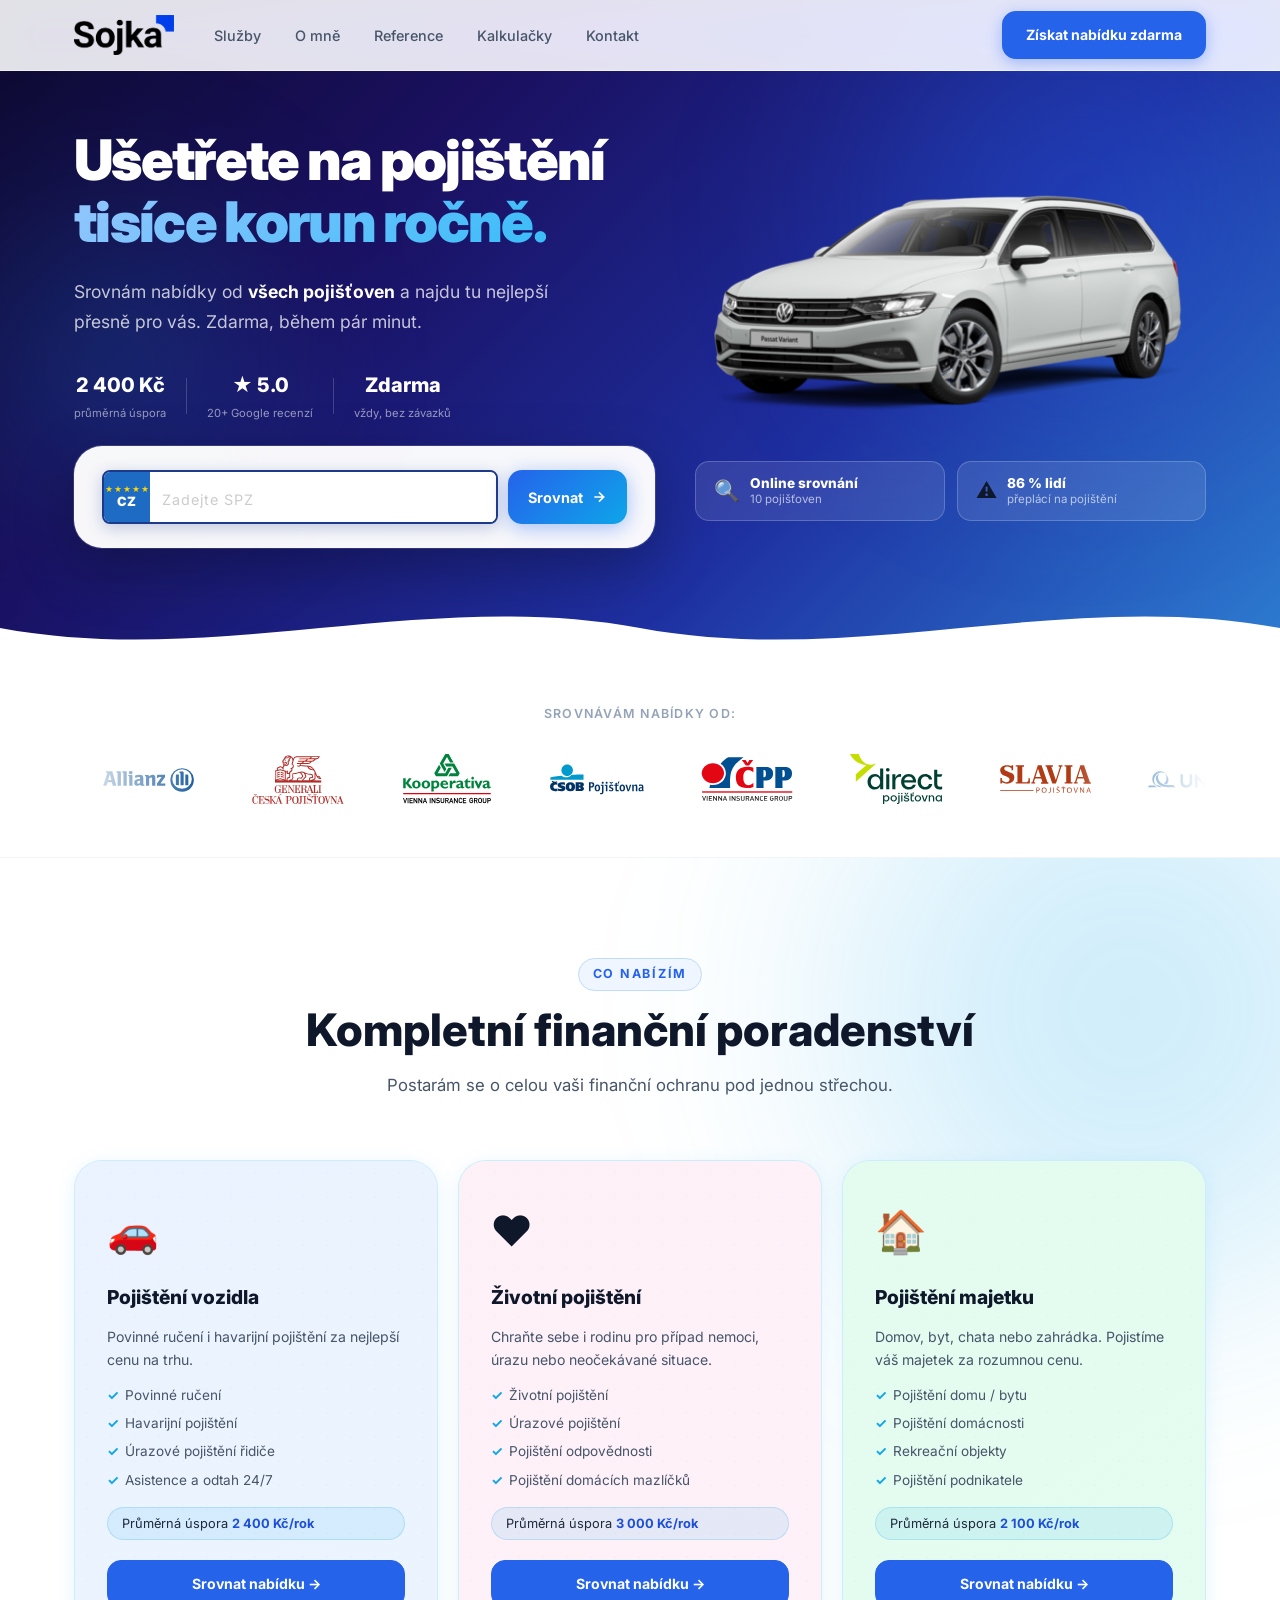
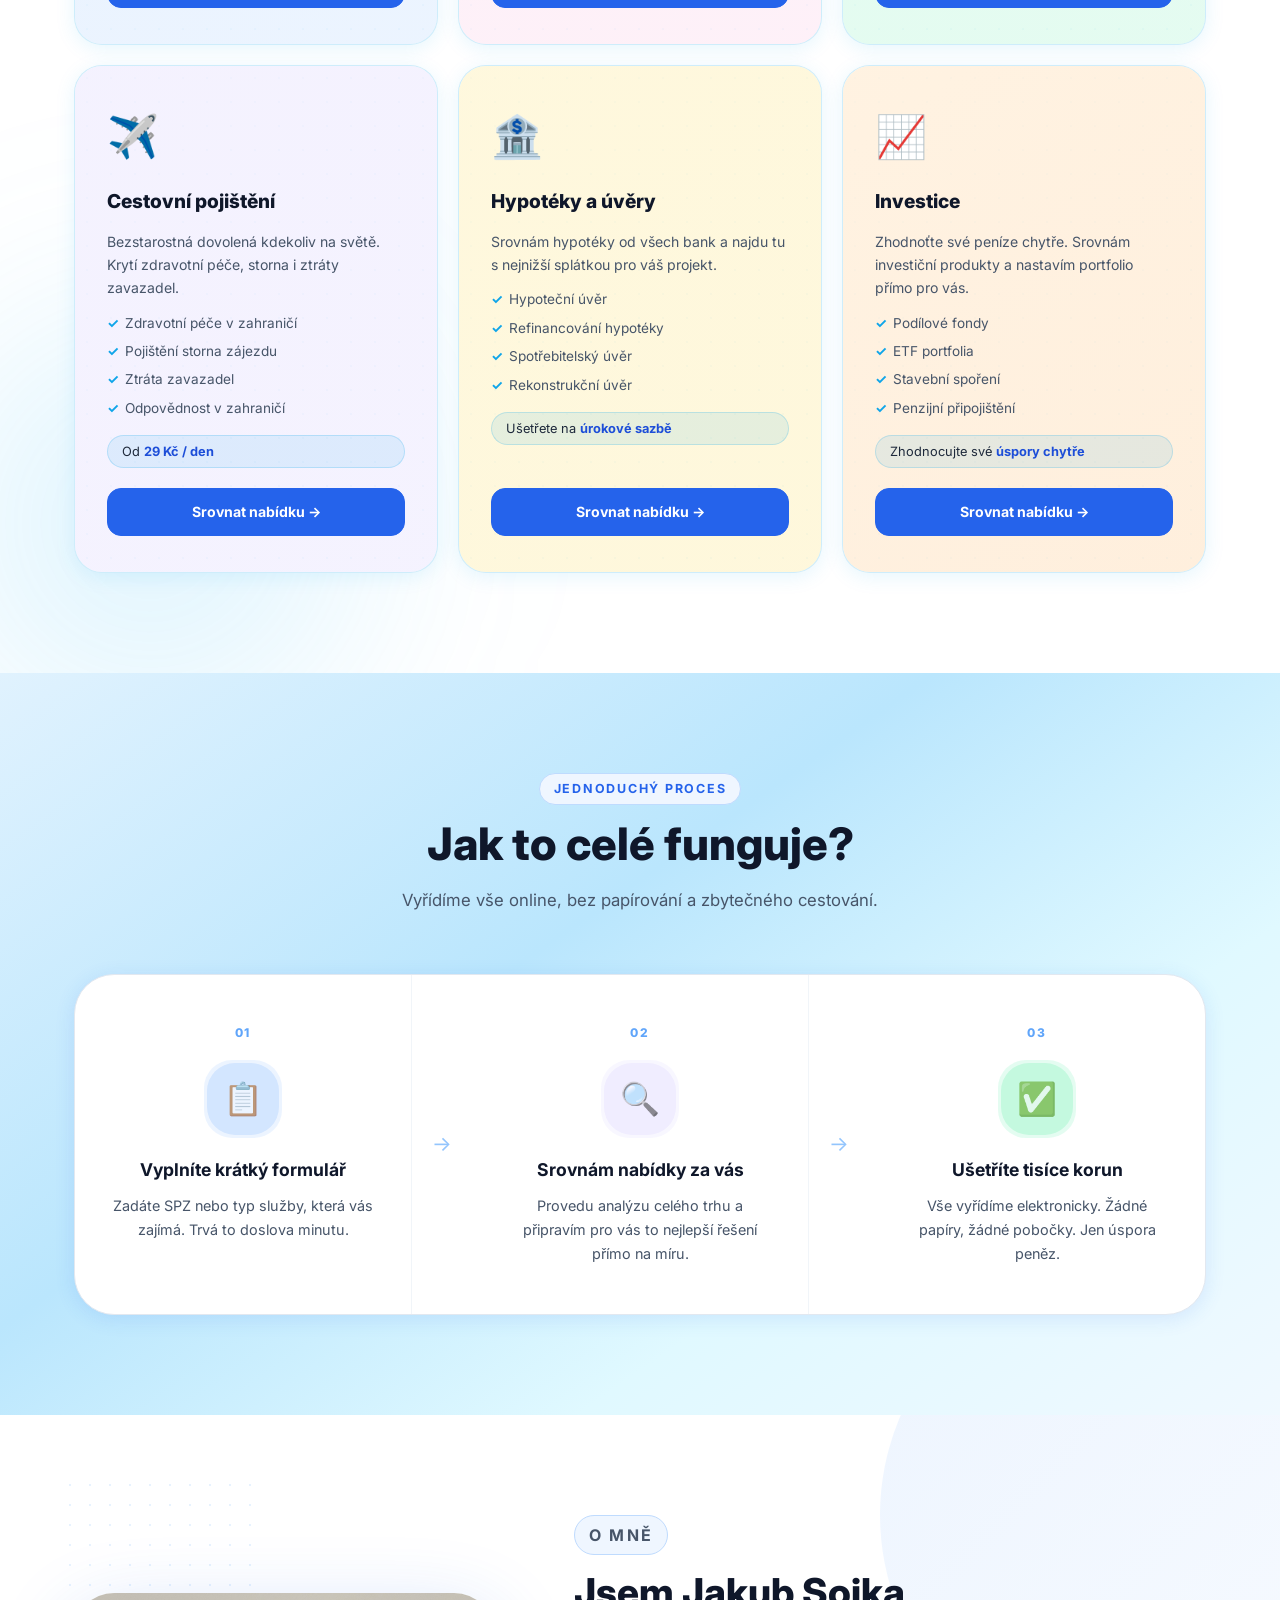
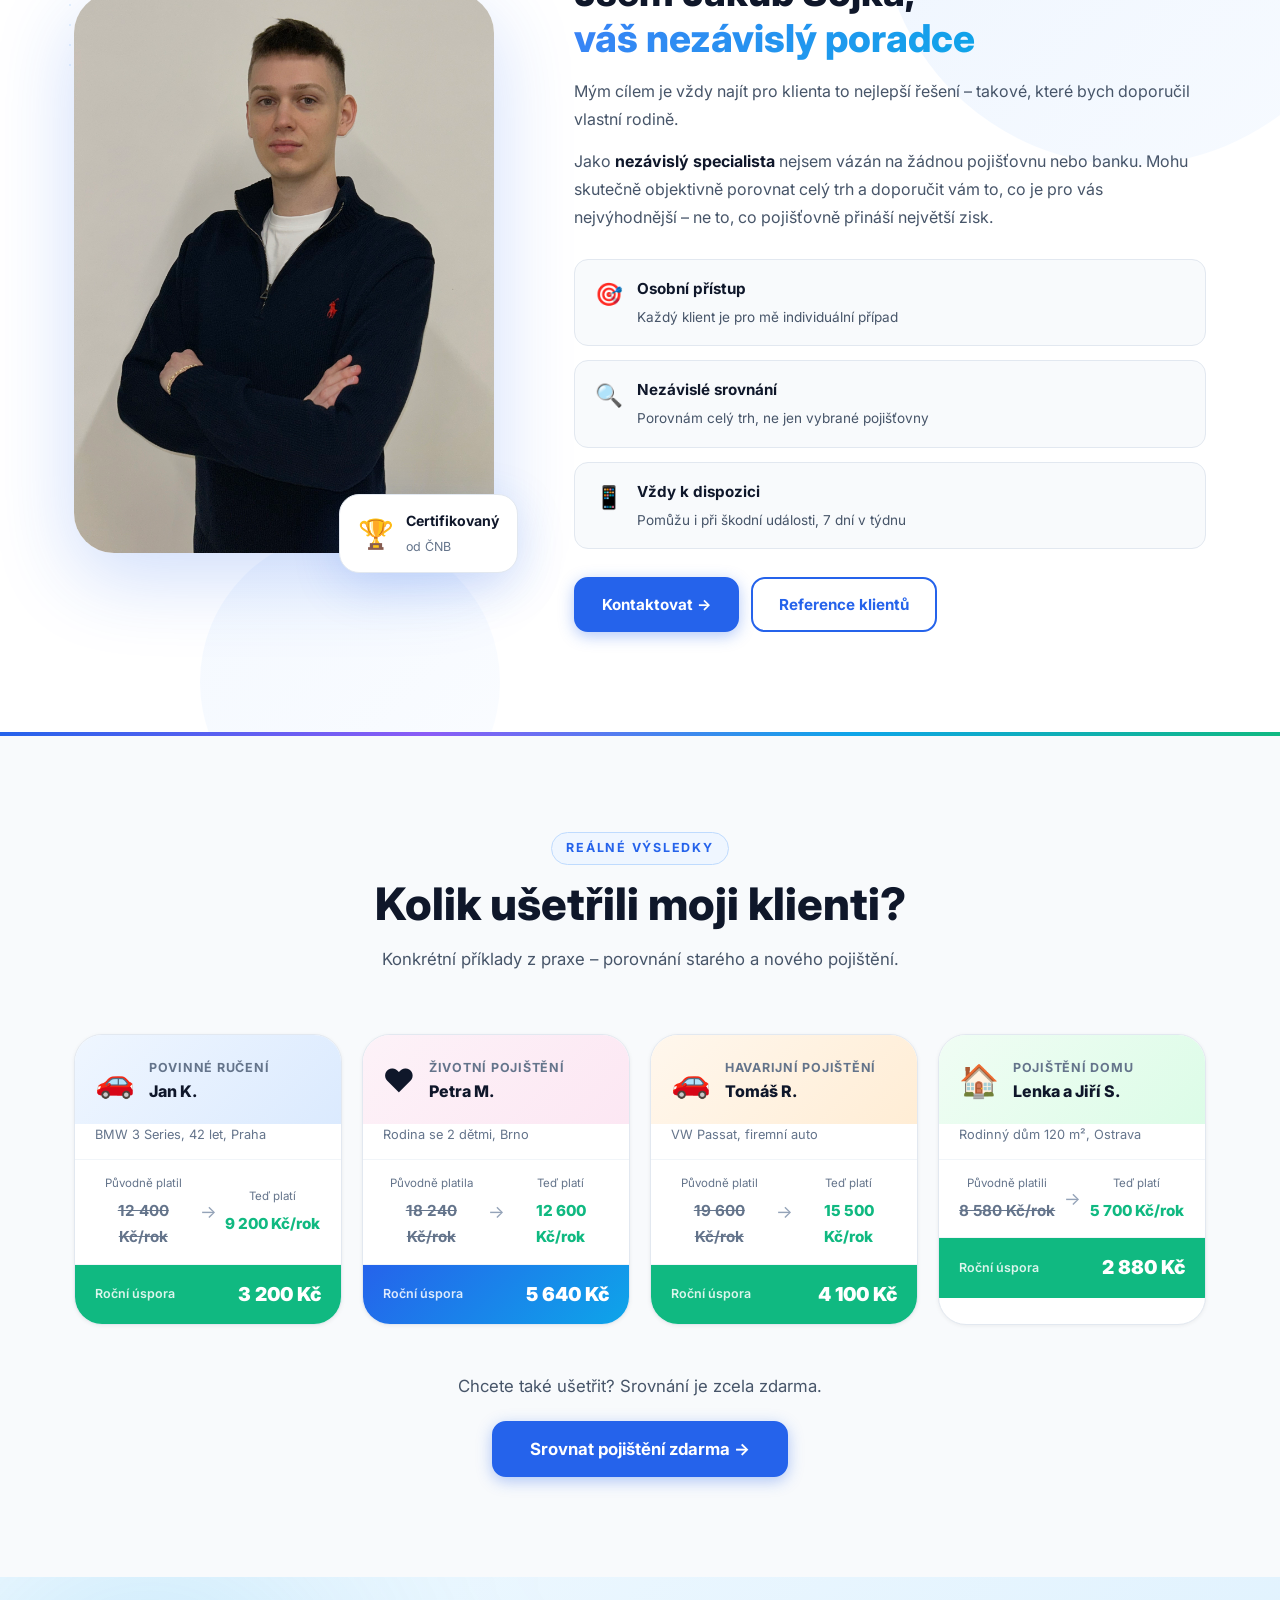
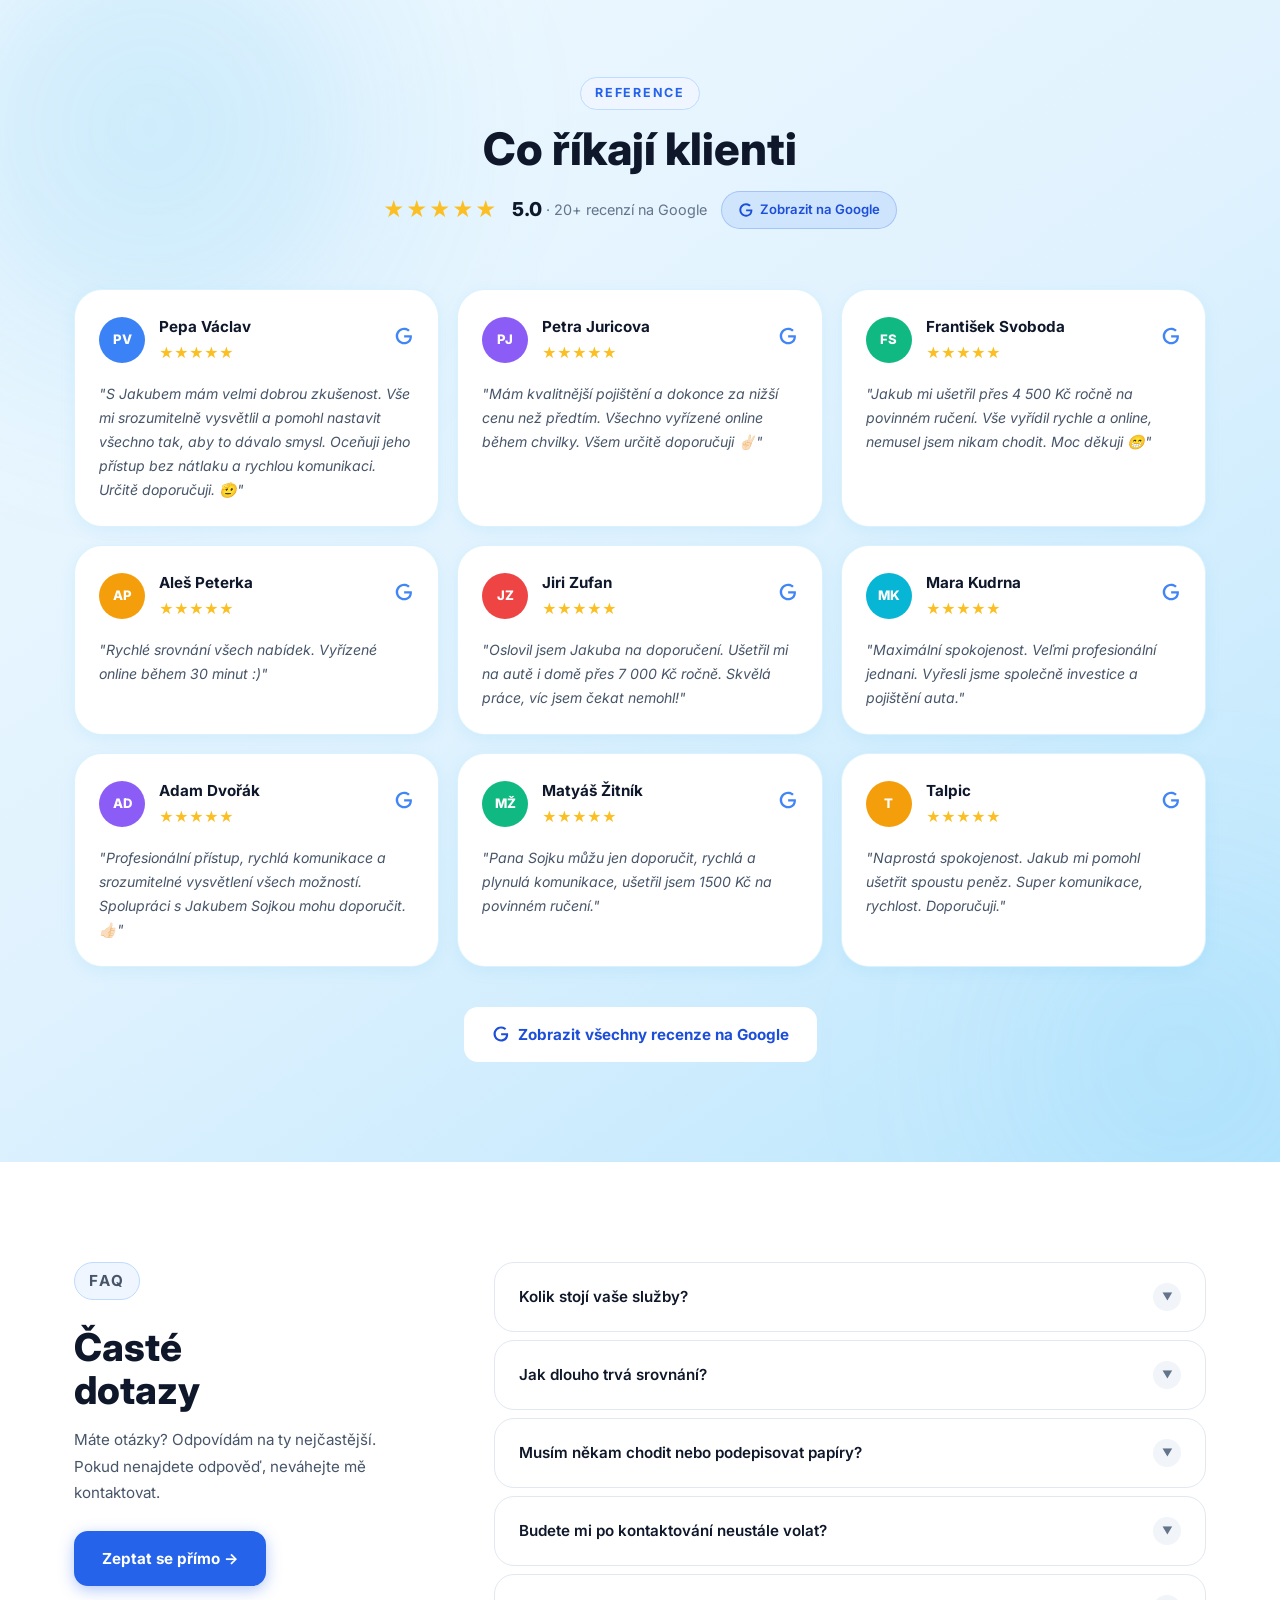
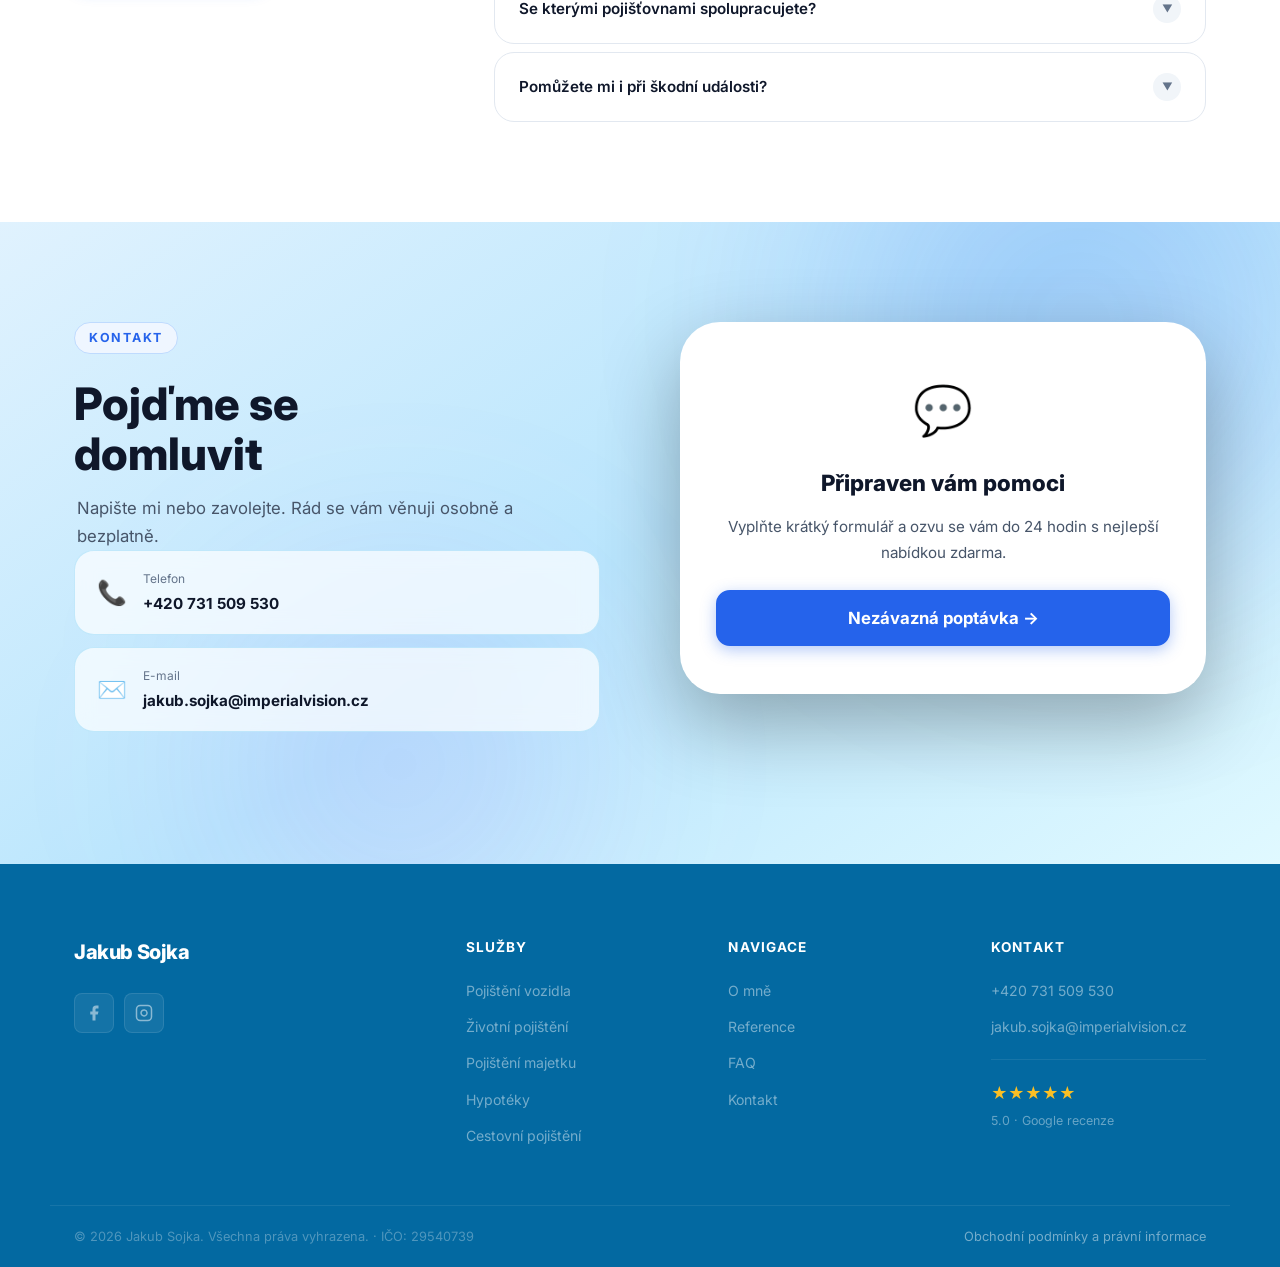
<file: index.html>
<!DOCTYPE html>
<html lang="cs">
<head>
  <meta charset="UTF-8" />
  <meta name="viewport" content="width=device-width, initial-scale=1.0" />
  <title>Jakub Sojka | Finanční specialista</title>
  <meta name="description" content="Srovnám pojištění od všech pojišťoven a ušetřím vám tisíce korun. Zdarma, online, bez závazků." />

  <!-- Open Graph / sociální sítě / SMS náhled -->
  <meta property="og:type" content="website" />
  <meta property="og:title" content="Jakub Sojka | Finanční specialista" />
  <meta property="og:description" content="Srovnám pojištění od všech pojišťoven a ušetřím vám tisíce korun. Zdarma, online, bez závazků." />
  <meta name="twitter:card" content="summary" />
  <meta name="twitter:title" content="Jakub Sojka | Finanční specialista" />
  <meta name="twitter:description" content="Srovnám pojištění od všech pojišťoven a ušetřím vám tisíce korun." />
  <meta name="theme-color" content="#0f2445" />

  <link rel="preconnect" href="https://fonts.googleapis.com" />
  <link rel="preconnect" href="https://fonts.gstatic.com" crossorigin />
  <link href="https://fonts.googleapis.com/css2?family=Inter:wght@300;400;500;600;700;800;900&display=swap" rel="stylesheet" />
  <link rel="stylesheet" href="css/style.css?v=3" />
</head>
<body>

  <!-- NAVBAR -->
  <nav class="navbar" id="navbar">
    <div class="container nav-inner">
      <a href="#" class="logo"><img src="img/sojkalogo.png" alt="Jakub Sojka" /></a>
      <ul class="nav-links" id="navLinks">
        <li><a href="#sluzby">Služby</a></li>
        <li><a href="#o-mne">O mně</a></li>
        <li><a href="#recenze">Reference</a></li>
        <li><a href="kalkulacky">Kalkulačky</a></li>
        <li><a href="#kontakt">Kontakt</a></li>
      </ul>
      <a href="#" class="btn btn-primary nav-cta open-modal" id="navCta">Získat nabídku zdarma</a>
      <button class="hamburger" id="hamburger" aria-label="Menu">
        <span></span><span></span><span></span>
      </button>
    </div>
  </nav>

  <!-- HERO -->
  <section class="hero" id="hero">
    <div class="hero-orb hero-orb--1"></div>
    <div class="hero-orb hero-orb--2"></div>

    <div class="container hero-inner">

      <!-- LEFT: Text + SPZ form -->
      <div class="hero-text reveal">
        <h1>
          Ušetřete na pojištění<br />
          <span class="gradient-text">tisíce korun ročně.</span>
        </h1>
        <p class="hero-sub">
          Srovnám nabídky od <strong>všech pojišťoven</strong> a najdu tu nejlepší přesně pro vás. Zdarma, během pár minut.
        </p>
        <!-- Mini stats -->
        <div class="hero-mini-stats">
          <div class="hms-item">
            <div class="hms-val">2 400 Kč</div>
            <div class="hms-lab">průměrná úspora</div>
          </div>
          <div class="hms-sep"></div>
          <div class="hms-item">
            <div class="hms-val">★ 5.0</div>
            <div class="hms-lab">20+ Google recenzí</div>
          </div>
          <div class="hms-sep"></div>
          <div class="hms-item">
            <div class="hms-val">Zdarma</div>
            <div class="hms-lab">vždy, bez závazků</div>
          </div>
        </div>
        <!-- SPZ form box -->
        <div class="hero-spz-box" id="spz-formular">
          <div class="spz-content" id="tab-auto">
            <div class="spz-inline-row">
              <div class="spz-plate">
                <div class="plate-eu">
                  <div class="plate-stars">★★★★★</div>
                  <div class="plate-cz">CZ</div>
                </div>
                <input type="text" id="spzInput" placeholder="Zadejte SPZ" maxlength="8" autocomplete="off" class="plate-input" />
              </div>
              <button class="btn btn-hero spz-inline-btn" id="spzNext">
                <span>Srovnat</span>
                <svg width="16" height="16" viewBox="0 0 24 24" fill="none" stroke="currentColor" stroke-width="2.5"><path d="M5 12h14M12 5l7 7-7 7"/></svg>
              </button>
            </div>
          </div>

          <div class="spz-form-expand hidden" id="spzFormExpand">
            <div class="form-divider"><span>Vaše kontaktní údaje</span></div>
            <div class="form-row">
              <input type="text" id="spzJmeno" placeholder="Celé jméno" />
              <input type="tel" id="spzTelefon" placeholder="Telefon (+420)" />
            </div>
            <input type="email" id="spzEmail" placeholder="E-mailová adresa" />
            <p class="form-spz-display">SPZ: <strong id="spzValue"></strong></p>
            <button class="btn btn-hero btn-full" id="spzSubmit">Odeslat a získat nabídku →</button>
            <p class="form-gdpr">Odesláním souhlasíte se <a href="#">zpracováním osobních údajů</a>.</p>
          </div>

          <div class="spz-success hidden" id="spzSuccess">
            <div class="success-icon">✓</div>
            <h3>Poptávka odeslána!</h3>
            <p>Ozvu se vám do 24 hodin s nejlepší nabídkou.</p>
          </div>
        </div>
      </div>

      <!-- RIGHT: Car image + badges -->
      <div class="hero-car-wrap reveal reveal--delay">
        <img src="img/vw_passat-1.png" alt="Červený VW Passat – pojištění vozidla" class="hero-car-img" />
        <div class="hero-car-badges">
          <div class="hcb-item">
            <div class="hcb-icon">🔍</div>
            <div>
              <div class="hcb-val">Online srovnání</div>
              <div class="hcb-lab">10 pojišťoven</div>
            </div>
          </div>
          <div class="hcb-item">
            <div class="hcb-icon">⚠️</div>
            <div>
              <div class="hcb-val">86 % lidí</div>
              <div class="hcb-lab">přeplácí na pojištění</div>
            </div>
          </div>
        </div>
      </div>

    </div>
    <!-- Wave divider -->
    <div class="hero-wave">
      <svg viewBox="0 0 1440 72" fill="none" xmlns="http://www.w3.org/2000/svg" preserveAspectRatio="none">
        <path d="M0,40 C240,80 480,0 720,40 C960,80 1200,0 1440,40 L1440,72 L0,72 Z" fill="#ffffff"/>
      </svg>
    </div>
  </section>

  <!-- LOGA POJIŠŤOVEN -->
  <section class="logos-section">
    <div class="container">
      <p class="logos-label">Srovnávám nabídky od:</p>
      <div class="logos-marquee-wrap">
        <div class="logos-marquee-track">
          <div class="logos-marquee-slide">
            <div class="logos-strip-item"><img src="img/logos/allianz.svg" alt="Allianz" /></div>
            <div class="logos-strip-item"><img src="img/logos/generali-cp.svg" alt="Generali ČP" /></div>
            <div class="logos-strip-item"><img src="img/logos/kooperativa.svg" alt="Kooperativa" /></div>
            <div class="logos-strip-item"><img src="img/logos/csob.svg" alt="ČSOB" /></div>
            <div class="logos-strip-item"><img src="img/logos/cpp.svg" alt="ČPP" /></div>
            <div class="logos-strip-item"><img src="img/logos/direct-pojistovna.svg" alt="Direct" /></div>
            <div class="logos-strip-item"><img src="img/logos/slavia.svg" alt="Slavia" /></div>
            <div class="logos-strip-item"><img src="img/logos/uniqa.svg" alt="Uniqa" /></div>
            <div class="logos-strip-item"><img src="img/logos/pvzp.svg" alt="PVZP" /></div>
            <div class="logos-strip-item"><img src="img/logos/pillow.svg" alt="Pillow" /></div>
          </div>
          <!-- duplikát pro nekonečnou smyčku -->
          <div class="logos-marquee-slide" aria-hidden="true">
            <div class="logos-strip-item"><img src="img/logos/allianz.svg" alt="" /></div>
            <div class="logos-strip-item"><img src="img/logos/generali-cp.svg" alt="" /></div>
            <div class="logos-strip-item"><img src="img/logos/kooperativa.svg" alt="" /></div>
            <div class="logos-strip-item"><img src="img/logos/csob.svg" alt="" /></div>
            <div class="logos-strip-item"><img src="img/logos/cpp.svg" alt="" /></div>
            <div class="logos-strip-item"><img src="img/logos/direct-pojistovna.svg" alt="" /></div>
            <div class="logos-strip-item"><img src="img/logos/slavia.svg" alt="" /></div>
            <div class="logos-strip-item"><img src="img/logos/uniqa.svg" alt="" /></div>
            <div class="logos-strip-item"><img src="img/logos/pvzp.svg" alt="" /></div>
            <div class="logos-strip-item"><img src="img/logos/pillow.svg" alt="" /></div>
          </div>
        </div>
      </div>
    </div>
  </section>

  <!-- SLUŽBY -->
  <section class="sluzby" id="sluzby">
    <div class="sluzby-bg">
      <div class="sluzby-blob sluzby-blob--1"></div>
      <div class="sluzby-blob sluzby-blob--2"></div>
    </div>
    <div class="container">
      <div class="section-header reveal">
        <p class="section-tag">Co nabízím</p>
        <h2>Kompletní finanční poradenství</h2>
        <p class="section-sub">Postarám se o celou vaši finanční ochranu pod jednou střechou.</p>
      </div>
      <div class="services-grid">
        <div class="service-card service-card--auto reveal">
          <div class="service-card-bg"></div>
          <div class="service-icon-big">🚗</div>
          <h3>Pojištění vozidla</h3>
          <p>Povinné ručení i havarijní pojištění za nejlepší cenu na trhu.</p>
          <ul>
            <li>Povinné ručení</li>
            <li>Havarijní pojištění</li>
            <li>Úrazové pojištění řidiče</li>
            <li>Asistence a odtah 24/7</li>
          </ul>
          <div class="service-savings">Průměrná úspora <strong>2 400 Kč/rok</strong></div>
          <a href="pojisteni-vozidla" class="btn btn-service">Srovnat nabídku →</a>
        </div>

        <div class="service-card service-card--life reveal reveal--delay-1">
          <div class="service-card-bg"></div>
          <div class="service-icon-big">❤️</div>
          <h3>Životní pojištění</h3>
          <p>Chraňte sebe i rodinu pro případ nemoci, úrazu nebo neočekávané situace.</p>
          <ul>
            <li>Životní pojištění</li>
            <li>Úrazové pojištění</li>
            <li>Pojištění odpovědnosti</li>
            <li>Pojištění domácích mazlíčků</li>
          </ul>
          <div class="service-savings">Průměrná úspora <strong>3 000 Kč/rok</strong></div>
          <a href="zivotni-pojisteni" class="btn btn-service">Srovnat nabídku →</a>
        </div>

        <div class="service-card service-card--property reveal reveal--delay-2">
          <div class="service-card-bg"></div>
          <div class="service-icon-big">🏠</div>
          <h3>Pojištění majetku</h3>
          <p>Domov, byt, chata nebo zahrádka. Pojistíme váš majetek za rozumnou cenu.</p>
          <ul>
            <li>Pojištění domu / bytu</li>
            <li>Pojištění domácnosti</li>
            <li>Rekreační objekty</li>
            <li>Pojištění podnikatele</li>
          </ul>
          <div class="service-savings">Průměrná úspora <strong>2 100 Kč/rok</strong></div>
          <a href="pojisteni-majetku" class="btn btn-service">Srovnat nabídku →</a>
        </div>

        <div class="service-card service-card--travel reveal">
          <div class="service-card-bg"></div>
          <div class="service-icon-big">✈️</div>
          <h3>Cestovní pojištění</h3>
          <p>Bezstarostná dovolená kdekoliv na světě. Krytí zdravotní péče, storna i ztráty zavazadel.</p>
          <ul>
            <li>Zdravotní péče v zahraničí</li>
            <li>Pojištění storna zájezdu</li>
            <li>Ztráta zavazadel</li>
            <li>Odpovědnost v zahraničí</li>
          </ul>
          <div class="service-savings">Od <strong>29 Kč / den</strong></div>
          <a href="cestovni-pojisteni" class="btn btn-service">Srovnat nabídku →</a>
        </div>

        <div class="service-card service-card--mortgage reveal reveal--delay-1">
          <div class="service-card-bg"></div>
          <div class="service-icon-big">🏦</div>
          <h3>Hypotéky a úvěry</h3>
          <p>Srovnám hypotéky od všech bank a najdu tu s nejnižší splátkou pro váš projekt.</p>
          <ul>
            <li>Hypoteční úvěr</li>
            <li>Refinancování hypotéky</li>
            <li>Spotřebitelský úvěr</li>
            <li>Rekonstrukční úvěr</li>
          </ul>
          <div class="service-savings">Ušetřete na <strong>úrokové sazbě</strong></div>
          <a href="hypoteky-uvery" class="btn btn-service">Srovnat nabídku →</a>
        </div>

        <div class="service-card service-card--invest reveal reveal--delay-2">
          <div class="service-card-bg"></div>
          <div class="service-icon-big">📈</div>
          <h3>Investice</h3>
          <p>Zhodnoťte své peníze chytře. Srovnám investiční produkty a nastavím portfolio přímo pro vás.</p>
          <ul>
            <li>Podílové fondy</li>
            <li>ETF portfolia</li>
            <li>Stavební spoření</li>
            <li>Penzijní připojištění</li>
          </ul>
          <div class="service-savings">Zhodnocujte své <strong>úspory chytře</strong></div>
          <a href="investice" class="btn btn-service">Srovnat nabídku →</a>
        </div>
      </div>
    </div>
  </section>

  <!-- JAK TO FUNGUJE -->
  <section class="how-it-works" id="jak-to-funguje">
    <div class="container">
      <div class="section-header reveal">
        <p class="section-tag">Jednoduchý proces</p>
        <h2>Jak to celé funguje?</h2>
        <p class="section-sub">Vyřídíme vše online, bez papírování a zbytečného cestování.</p>
      </div>
      <div class="steps-grid">
        <div class="step-card reveal">
          <div class="step-num">01</div>
          <div class="step-icon-wrap step-icon-wrap--blue">
            <span>📋</span>
          </div>
          <h3>Vyplníte krátký formulář</h3>
          <p>Zadáte SPZ nebo typ služby, která vás zajímá. Trvá to doslova minutu.</p>
        </div>
        <div class="step-connector reveal reveal--delay-1">
          <div class="connector-line"></div>
          <div class="connector-arrow">→</div>
        </div>
        <div class="step-card reveal reveal--delay-1">
          <div class="step-num">02</div>
          <div class="step-icon-wrap step-icon-wrap--purple">
            <span>🔍</span>
          </div>
          <h3>Srovnám nabídky za vás</h3>
          <p>Provedu analýzu celého trhu a připravím pro vás to nejlepší řešení přímo na míru.</p>
        </div>
        <div class="step-connector reveal reveal--delay-2">
          <div class="connector-line"></div>
          <div class="connector-arrow">→</div>
        </div>
        <div class="step-card reveal reveal--delay-2">
          <div class="step-num">03</div>
          <div class="step-icon-wrap step-icon-wrap--green">
            <span>✅</span>
          </div>
          <h3>Ušetříte tisíce korun</h3>
          <p>Vše vyřídíme elektronicky. Žádné papíry, žádné pobočky. Jen úspora peněz.</p>
        </div>
      </div>
    </div>
  </section>

  <!-- O MNĚ -->
  <section class="o-mne" id="o-mne">
    <div class="o-mne-decoration">
      <div class="deco-circle deco-circle--1"></div>
      <div class="deco-circle deco-circle--2"></div>
      <div class="deco-dots"></div>
    </div>
    <div class="container o-mne-inner">
      <div class="o-mne-photo reveal">
        <div class="photo-frame">
          <img
            src="img/fotka.jpeg"
            alt="Jakub Sojka – finanční poradce"
            class="advisor-photo"
          />
          <div class="photo-badge">
            <span>🏆</span>
            <div>
              <strong>Certifikovaný</strong>
              <span>od ČNB</span>
            </div>
          </div>
        </div>
      </div>
      <div class="o-mne-text reveal reveal--delay-1">
        <p class="section-tag">O mně</p>
        <h2>Jsem Jakub Sojka,<br /><span class="gradient-text-blue">váš nezávislý poradce</span></h2>
        <p>Mým cílem je vždy najít pro klienta to nejlepší řešení – takové, které bych doporučil vlastní rodině.</p>
        <p>Jako <strong>nezávislý specialista</strong> nejsem vázán na žádnou pojišťovnu nebo banku. Mohu skutečně objektivně porovnat celý trh a doporučit vám to, co je pro vás nejvýhodnější – ne to, co pojišťovně přináší největší zisk.</p>
        <div class="feature-list">
          <div class="feature-item">
            <div class="feature-icon">🎯</div>
            <div>
              <strong>Osobní přístup</strong>
              <span>Každý klient je pro mě individuální případ</span>
            </div>
          </div>
          <div class="feature-item">
            <div class="feature-icon">🔍</div>
            <div>
              <strong>Nezávislé srovnání</strong>
              <span>Porovnám celý trh, ne jen vybrané pojišťovny</span>
            </div>
          </div>
          <div class="feature-item">
            <div class="feature-icon">📱</div>
            <div>
              <strong>Vždy k dispozici</strong>
              <span>Pomůžu i při škodní události, 7 dní v týdnu</span>
            </div>
          </div>
        </div>
        <div class="o-mne-btns">
          <a href="#kontakt" class="btn btn-primary btn-glow">Kontaktovat →</a>
          <a href="#recenze" class="btn btn-outline">Reference klientů</a>
        </div>
      </div>
    </div>
  </section>

  <!-- ÚSPORY KLIENTŮ -->
  <section class="uspory" id="uspory">
    <div class="container">
      <div class="section-header reveal">
        <p class="section-tag">Reálné výsledky</p>
        <h2>Kolik ušetřili moji klienti?</h2>
        <p class="section-sub">Konkrétní příklady z praxe – porovnání starého a nového pojištění.</p>
      </div>
      <div class="uspory-grid">
        <div class="uspory-card reveal">
          <div class="uspory-header uspory-header--blue">
            <span class="uspory-emoji">🚗</span>
            <div>
              <div class="uspory-type">Povinné ručení</div>
              <div class="uspory-client">Jan K.</div>
            </div>
          </div>
          <div class="uspory-detail-text">BMW 3 Series, 42 let, Praha</div>
          <div class="uspory-compare">
            <div class="compare-old">
              <span>Původně platil</span>
              <strong>12 400 Kč/rok</strong>
            </div>
            <div class="compare-arrow">→</div>
            <div class="compare-new">
              <span>Teď platí</span>
              <strong>9 200 Kč/rok</strong>
            </div>
          </div>
          <div class="uspory-result">
            <span class="savings-label">Roční úspora</span>
            <span class="savings-amount">3 200 Kč</span>
          </div>
        </div>

        <div class="uspory-card reveal reveal--delay-1">
          <div class="uspory-header uspory-header--pink">
            <span class="uspory-emoji">❤️</span>
            <div>
              <div class="uspory-type">Životní pojištění</div>
              <div class="uspory-client">Petra M.</div>
            </div>
          </div>
          <div class="uspory-detail-text">Rodina se 2 dětmi, Brno</div>
          <div class="uspory-compare">
            <div class="compare-old">
              <span>Původně platila</span>
              <strong>18 240 Kč/rok</strong>
            </div>
            <div class="compare-arrow">→</div>
            <div class="compare-new">
              <span>Teď platí</span>
              <strong>12 600 Kč/rok</strong>
            </div>
          </div>
          <div class="uspory-result uspory-result--gold">
            <span class="savings-label">Roční úspora</span>
            <span class="savings-amount">5 640 Kč</span>
          </div>
        </div>

        <div class="uspory-card reveal reveal--delay-2">
          <div class="uspory-header uspory-header--orange">
            <span class="uspory-emoji">🚗</span>
            <div>
              <div class="uspory-type">Havarijní pojištění</div>
              <div class="uspory-client">Tomáš R.</div>
            </div>
          </div>
          <div class="uspory-detail-text">VW Passat, firemní auto</div>
          <div class="uspory-compare">
            <div class="compare-old">
              <span>Původně platil</span>
              <strong>19 600 Kč/rok</strong>
            </div>
            <div class="compare-arrow">→</div>
            <div class="compare-new">
              <span>Teď platí</span>
              <strong>15 500 Kč/rok</strong>
            </div>
          </div>
          <div class="uspory-result">
            <span class="savings-label">Roční úspora</span>
            <span class="savings-amount">4 100 Kč</span>
          </div>
        </div>

        <div class="uspory-card reveal reveal--delay-3">
          <div class="uspory-header uspory-header--green">
            <span class="uspory-emoji">🏠</span>
            <div>
              <div class="uspory-type">Pojištění domu</div>
              <div class="uspory-client">Lenka a Jiří S.</div>
            </div>
          </div>
          <div class="uspory-detail-text">Rodinný dům 120 m², Ostrava</div>
          <div class="uspory-compare">
            <div class="compare-old">
              <span>Původně platili</span>
              <strong>8 580 Kč/rok</strong>
            </div>
            <div class="compare-arrow">→</div>
            <div class="compare-new">
              <span>Teď platí</span>
              <strong>5 700 Kč/rok</strong>
            </div>
          </div>
          <div class="uspory-result">
            <span class="savings-label">Roční úspora</span>
            <span class="savings-amount">2 880 Kč</span>
          </div>
        </div>
      </div>

      <div class="uspory-cta reveal">
        <p>Chcete také ušetřit? Srovnání je zcela zdarma.</p>
        <button class="btn btn-primary btn-lg btn-glow open-modal">Srovnat pojištění zdarma →</button>
      </div>
    </div>
  </section>

  <!-- GOOGLE RECENZE -->
  <section class="recenze" id="recenze">
    <div class="recenze-bg">
      <div class="recenze-orb recenze-orb--1"></div>
      <div class="recenze-orb recenze-orb--2"></div>
    </div>
    <div class="container">
      <div class="section-header reveal">
        <p class="section-tag">Reference</p>
        <h2>Co říkají klienti</h2>
        <div class="google-rating">
          <div class="g-stars">★★★★★</div>
          <div class="g-info">
            <strong>5.0</strong>
            <span>· 20+ recenzí na Google</span>
          </div>
          <a href="https://www.google.com/maps?q=Jakub+Sojka&ftid=0x447d1a3d073592f1:0x73c0379e72e6e738" class="g-link" id="googleReviewLink" target="_blank" rel="noopener">
            <svg width="16" height="16" viewBox="0 0 24 24" fill="currentColor"><path d="M21.35 11.1h-9.17v2.73h6.51c-.33 3.81-3.5 5.44-6.5 5.44C8.36 19.27 5 16.25 5 12c0-4.1 3.2-7.27 7.2-7.27 3.09 0 4.9 1.97 4.9 1.97L19 4.72S16.56 2 12.1 2C6.42 2 2.03 6.8 2.03 12c0 5.05 4.13 10 10.22 10 5.35 0 9.25-3.67 9.25-9.09 0-1.15-.15-1.81-.15-1.81z"/></svg>
            Zobrazit na Google
          </a>
        </div>
      </div>

      <div class="reviews-grid" id="reviewsGrid">
        <div class="review-card reveal">
          <div class="review-top">
            <div class="review-avatar" style="--av-color: #3b82f6">PV</div>
            <div class="review-meta">
              <div class="review-name">Pepa Václav</div>
              <div class="review-stars">★★★★★</div>
            </div>
            <div class="google-icon">
              <svg width="20" height="20" viewBox="0 0 24 24" fill="#4285f4"><path d="M21.35 11.1h-9.17v2.73h6.51c-.33 3.81-3.5 5.44-6.5 5.44C8.36 19.27 5 16.25 5 12c0-4.1 3.2-7.27 7.2-7.27 3.09 0 4.9 1.97 4.9 1.97L19 4.72S16.56 2 12.1 2C6.42 2 2.03 6.8 2.03 12c0 5.05 4.13 10 10.22 10 5.35 0 9.25-3.67 9.25-9.09 0-1.15-.15-1.81-.15-1.81z"/></svg>
            </div>
          </div>
          <p class="review-text">"S Jakubem mám velmi dobrou zkušenost. Vše mi srozumitelně vysvětlil a pomohl nastavit všechno tak, aby to dávalo smysl. Oceňuji jeho přístup bez nátlaku a rychlou komunikaci. Určitě doporučuji. 🫡"</p>
        </div>

        <div class="review-card reveal reveal--delay-1">
          <div class="review-top">
            <div class="review-avatar" style="--av-color: #8b5cf6">PJ</div>
            <div class="review-meta">
              <div class="review-name">Petra Juricova</div>
              <div class="review-stars">★★★★★</div>
            </div>
            <div class="google-icon">
              <svg width="20" height="20" viewBox="0 0 24 24" fill="#4285f4"><path d="M21.35 11.1h-9.17v2.73h6.51c-.33 3.81-3.5 5.44-6.5 5.44C8.36 19.27 5 16.25 5 12c0-4.1 3.2-7.27 7.2-7.27 3.09 0 4.9 1.97 4.9 1.97L19 4.72S16.56 2 12.1 2C6.42 2 2.03 6.8 2.03 12c0 5.05 4.13 10 10.22 10 5.35 0 9.25-3.67 9.25-9.09 0-1.15-.15-1.81-.15-1.81z"/></svg>
            </div>
          </div>
          <p class="review-text">"Mám kvalitnější pojištění a dokonce za nižší cenu než předtím. Všechno vyřízené online během chvilky. Všem určitě doporučuji ✌🏻"</p>
        </div>

        <div class="review-card reveal reveal--delay-2">
          <div class="review-top">
            <div class="review-avatar" style="--av-color: #10b981">FS</div>
            <div class="review-meta">
              <div class="review-name">František Svoboda</div>
              <div class="review-stars">★★★★★</div>
            </div>
            <div class="google-icon">
              <svg width="20" height="20" viewBox="0 0 24 24" fill="#4285f4"><path d="M21.35 11.1h-9.17v2.73h6.51c-.33 3.81-3.5 5.44-6.5 5.44C8.36 19.27 5 16.25 5 12c0-4.1 3.2-7.27 7.2-7.27 3.09 0 4.9 1.97 4.9 1.97L19 4.72S16.56 2 12.1 2C6.42 2 2.03 6.8 2.03 12c0 5.05 4.13 10 10.22 10 5.35 0 9.25-3.67 9.25-9.09 0-1.15-.15-1.81-.15-1.81z"/></svg>
            </div>
          </div>
          <p class="review-text">"Jakub mi ušetřil přes 4 500 Kč ročně na povinném ručení. Vše vyřídil rychle a online, nemusel jsem nikam chodit. Moc děkuji 😁"</p>
        </div>

        <div class="review-card reveal">
          <div class="review-top">
            <div class="review-avatar" style="--av-color: #f59e0b">AP</div>
            <div class="review-meta">
              <div class="review-name">Aleš Peterka</div>
              <div class="review-stars">★★★★★</div>
            </div>
            <div class="google-icon">
              <svg width="20" height="20" viewBox="0 0 24 24" fill="#4285f4"><path d="M21.35 11.1h-9.17v2.73h6.51c-.33 3.81-3.5 5.44-6.5 5.44C8.36 19.27 5 16.25 5 12c0-4.1 3.2-7.27 7.2-7.27 3.09 0 4.9 1.97 4.9 1.97L19 4.72S16.56 2 12.1 2C6.42 2 2.03 6.8 2.03 12c0 5.05 4.13 10 10.22 10 5.35 0 9.25-3.67 9.25-9.09 0-1.15-.15-1.81-.15-1.81z"/></svg>
            </div>
          </div>
          <p class="review-text">"Rychlé srovnání všech nabídek. Vyřízené online během 30 minut :)"</p>
        </div>

        <div class="review-card reveal reveal--delay-1">
          <div class="review-top">
            <div class="review-avatar" style="--av-color: #ef4444">JZ</div>
            <div class="review-meta">
              <div class="review-name">Jiri Zufan</div>
              <div class="review-stars">★★★★★</div>
            </div>
            <div class="google-icon">
              <svg width="20" height="20" viewBox="0 0 24 24" fill="#4285f4"><path d="M21.35 11.1h-9.17v2.73h6.51c-.33 3.81-3.5 5.44-6.5 5.44C8.36 19.27 5 16.25 5 12c0-4.1 3.2-7.27 7.2-7.27 3.09 0 4.9 1.97 4.9 1.97L19 4.72S16.56 2 12.1 2C6.42 2 2.03 6.8 2.03 12c0 5.05 4.13 10 10.22 10 5.35 0 9.25-3.67 9.25-9.09 0-1.15-.15-1.81-.15-1.81z"/></svg>
            </div>
          </div>
          <p class="review-text">"Oslovil jsem Jakuba na doporučení. Ušetřil mi na autě i domě přes 7 000 Kč ročně. Skvělá práce, víc jsem čekat nemohl!"</p>
        </div>

        <div class="review-card reveal reveal--delay-2">
          <div class="review-top">
            <div class="review-avatar" style="--av-color: #06b6d4">MK</div>
            <div class="review-meta">
              <div class="review-name">Mara Kudrna</div>
              <div class="review-stars">★★★★★</div>
            </div>
            <div class="google-icon">
              <svg width="20" height="20" viewBox="0 0 24 24" fill="#4285f4"><path d="M21.35 11.1h-9.17v2.73h6.51c-.33 3.81-3.5 5.44-6.5 5.44C8.36 19.27 5 16.25 5 12c0-4.1 3.2-7.27 7.2-7.27 3.09 0 4.9 1.97 4.9 1.97L19 4.72S16.56 2 12.1 2C6.42 2 2.03 6.8 2.03 12c0 5.05 4.13 10 10.22 10 5.35 0 9.25-3.67 9.25-9.09 0-1.15-.15-1.81-.15-1.81z"/></svg>
            </div>
          </div>
          <p class="review-text">"Maximální spokojenost. Veľmi profesionální jednani. Vyřesli jsme společně investice a pojištění auta."</p>
        </div>

        <div class="review-card reveal">
          <div class="review-top">
            <div class="review-avatar" style="--av-color: #8b5cf6">AD</div>
            <div class="review-meta">
              <div class="review-name">Adam Dvořák</div>
              <div class="review-stars">★★★★★</div>
            </div>
            <div class="google-icon">
              <svg width="20" height="20" viewBox="0 0 24 24" fill="#4285f4"><path d="M21.35 11.1h-9.17v2.73h6.51c-.33 3.81-3.5 5.44-6.5 5.44C8.36 19.27 5 16.25 5 12c0-4.1 3.2-7.27 7.2-7.27 3.09 0 4.9 1.97 4.9 1.97L19 4.72S16.56 2 12.1 2C6.42 2 2.03 6.8 2.03 12c0 5.05 4.13 10 10.22 10 5.35 0 9.25-3.67 9.25-9.09 0-1.15-.15-1.81-.15-1.81z"/></svg>
            </div>
          </div>
          <p class="review-text">"Profesionální přístup, rychlá komunikace a srozumitelné vysvětlení všech možností. Spolupráci s Jakubem Sojkou mohu doporučit. 👍🏻"</p>
        </div>

        <div class="review-card reveal reveal--delay-1">
          <div class="review-top">
            <div class="review-avatar" style="--av-color: #10b981">MŽ</div>
            <div class="review-meta">
              <div class="review-name">Matyáš Žitník</div>
              <div class="review-stars">★★★★★</div>
            </div>
            <div class="google-icon">
              <svg width="20" height="20" viewBox="0 0 24 24" fill="#4285f4"><path d="M21.35 11.1h-9.17v2.73h6.51c-.33 3.81-3.5 5.44-6.5 5.44C8.36 19.27 5 16.25 5 12c0-4.1 3.2-7.27 7.2-7.27 3.09 0 4.9 1.97 4.9 1.97L19 4.72S16.56 2 12.1 2C6.42 2 2.03 6.8 2.03 12c0 5.05 4.13 10 10.22 10 5.35 0 9.25-3.67 9.25-9.09 0-1.15-.15-1.81-.15-1.81z"/></svg>
            </div>
          </div>
          <p class="review-text">"Pana Sojku můžu jen doporučit, rychlá a plynulá komunikace, ušetřil jsem 1500 Kč na povinném ručení."</p>
        </div>

        <div class="review-card reveal reveal--delay-2">
          <div class="review-top">
            <div class="review-avatar" style="--av-color: #f59e0b">T</div>
            <div class="review-meta">
              <div class="review-name">Talpic</div>
              <div class="review-stars">★★★★★</div>
            </div>
            <div class="google-icon">
              <svg width="20" height="20" viewBox="0 0 24 24" fill="#4285f4"><path d="M21.35 11.1h-9.17v2.73h6.51c-.33 3.81-3.5 5.44-6.5 5.44C8.36 19.27 5 16.25 5 12c0-4.1 3.2-7.27 7.2-7.27 3.09 0 4.9 1.97 4.9 1.97L19 4.72S16.56 2 12.1 2C6.42 2 2.03 6.8 2.03 12c0 5.05 4.13 10 10.22 10 5.35 0 9.25-3.67 9.25-9.09 0-1.15-.15-1.81-.15-1.81z"/></svg>
            </div>
          </div>
          <p class="review-text">"Naprostá spokojenost. Jakub mi pomohl ušetřit spoustu peněz. Super komunikace, rychlost. Doporučuji."</p>
        </div>
      </div>

      <div class="reviews-cta reveal">
        <a href="https://www.google.com/maps?q=Jakub+Sojka&ftid=0x447d1a3d073592f1:0x73c0379e72e6e738" class="btn btn-white-outline" id="allReviewsBtn" target="_blank" rel="noopener">
          <svg width="18" height="18" viewBox="0 0 24 24" fill="currentColor"><path d="M21.35 11.1h-9.17v2.73h6.51c-.33 3.81-3.5 5.44-6.5 5.44C8.36 19.27 5 16.25 5 12c0-4.1 3.2-7.27 7.2-7.27 3.09 0 4.9 1.97 4.9 1.97L19 4.72S16.56 2 12.1 2C6.42 2 2.03 6.8 2.03 12c0 5.05 4.13 10 10.22 10 5.35 0 9.25-3.67 9.25-9.09 0-1.15-.15-1.81-.15-1.81z"/></svg>
          Zobrazit všechny recenze na Google
        </a>
      </div>
    </div>
  </section>

  <!-- FAQ -->
  <section class="faq" id="faq">
    <div class="container">
      <div class="faq-inner">
        <div class="faq-left reveal">
          <p class="section-tag">FAQ</p>
          <h2>Časté<br />dotazy</h2>
          <p>Máte otázky? Odpovídám na ty nejčastější. Pokud nenajdete odpověď, neváhejte mě kontaktovat.</p>
          <a href="#kontakt" class="btn btn-primary" style="margin-top:24px">Zeptat se přímo →</a>
        </div>
        <div class="faq-right">
          <div class="faq-list">
            <div class="faq-item reveal">
              <button class="faq-q">Kolik stojí vaše služby? <span class="faq-arrow">▼</span></button>
              <div class="faq-a"><p>Moje služby jsou pro klienty <strong>zcela zdarma</strong>. Jsem odměňován přímo pojišťovnami za zprostředkování, takže vás to nestojí ani korunu navíc.</p></div>
            </div>
            <div class="faq-item reveal">
              <button class="faq-q">Jak dlouho trvá srovnání? <span class="faq-arrow">▼</span></button>
              <div class="faq-a"><p>Obvykle se ozvu do <strong>24 hodin</strong> s kompletním srovnáním nabídek. Složitější případy (hypotéka, životní pojištění) mohou trvat o den déle.</p></div>
            </div>
            <div class="faq-item reveal">
              <button class="faq-q">Musím někam chodit nebo podepisovat papíry? <span class="faq-arrow">▼</span></button>
              <div class="faq-a"><p>Ne. Celý proces probíhá <strong>100% online</strong>. Smlouvy podepisujeme elektronicky, vše vyřídíme přes telefon, e-mail nebo video hovor.</p></div>
            </div>
            <div class="faq-item reveal">
              <button class="faq-q">Budete mi po kontaktování neustále volat? <span class="faq-arrow">▼</span></button>
              <div class="faq-a"><p>Rozhodně ne. Ozvu se jednou, představím nabídku a pak je na vás. Žádný nátlak, žádné otravné telefonáty.</p></div>
            </div>
            <div class="faq-item reveal">
              <button class="faq-q">Se kterými pojišťovnami spolupracujete? <span class="faq-arrow">▼</span></button>
              <div class="faq-a"><p>Spolupracuji se <strong>všemi hlavními pojišťovnami</strong> na českém trhu – Allianz, Česká pojišťovna, Kooperativa, Generali, ČSOB Pojišťovna, Uniqa, Slavia a dalšími.</p></div>
            </div>
            <div class="faq-item reveal">
              <button class="faq-q">Pomůžete mi i při škodní události? <span class="faq-arrow">▼</span></button>
              <div class="faq-a"><p>Ano. Moji klienti mají mé číslo a kdykoliv mohou zavolat. Pomohu s nahlášením škody, komunikací s pojišťovnou i vyřízením pojistného plnění.</p></div>
            </div>
          </div>
        </div>
      </div>
    </div>
  </section>

  <!-- KONTAKT -->
  <section class="kontakt" id="kontakt">
    <div class="kontakt-bg">
      <div class="kontakt-orb kontakt-orb--1"></div>
      <div class="kontakt-orb kontakt-orb--2"></div>
    </div>
    <div class="container">
      <div class="kontakt-inner">
        <div class="kontakt-left reveal">
          <p class="section-tag">Kontakt</p>
          <h2>Pojďme se<br />domluvit</h2>
          <p class="section-sub">Napište mi nebo zavolejte. Rád se vám věnuji osobně a bezplatně.</p>
          <div class="kontakt-info">
            <a href="tel:+420731509530" class="kontakt-item">
              <div class="kontakt-icon-wrap">📞</div>
              <div>
                <span class="ki-label">Telefon</span>
                <span class="ki-val">+420 731 509 530</span>
              </div>
            </a>
            <a href="mailto:jakub.sojka@imperialvision.cz" class="kontakt-item">
              <div class="kontakt-icon-wrap">✉️</div>
              <div>
                <span class="ki-label">E-mail</span>
                <span class="ki-val">jakub.sojka@imperialvision.cz</span>
              </div>
            </a>
          </div>
        </div>
        <div class="kontakt-right reveal reveal--delay-1">
          <div class="kontakt-cta-box">
            <div class="kontakt-cta-icon">💬</div>
            <h3>Připraven vám pomoci</h3>
            <p>Vyplňte krátký formulář a ozvu se vám do 24 hodin s nejlepší nabídkou zdarma.</p>
            <button class="btn btn-primary btn-glow btn-lg open-modal" style="margin-top: 24px; width: 100%;">
              Nezávazná poptávka →
            </button>
          </div>
        </div>
      </div>
    </div>
  </section>

  <!-- FOOTER -->
  <footer class="footer">
    <div class="container footer-inner">
      <div class="footer-brand">
        <div class="logo footer-logo">Jakub&nbsp;<span>Sojka</span></div>
        <div class="footer-social">
          <a href="#" aria-label="Facebook">
            <svg width="18" height="18" viewBox="0 0 24 24" fill="currentColor"><path d="M18 2h-3a5 5 0 0 0-5 5v3H7v4h3v8h4v-8h3l1-4h-4V7a1 1 0 0 1 1-1h3z"/></svg>
          </a>
          <a href="https://www.instagram.com/sojkafinance.cz?igsh=NWQ1djdsenpiNGlw" target="_blank" rel="noopener" aria-label="Instagram">
            <svg width="18" height="18" viewBox="0 0 24 24" fill="none" stroke="currentColor" stroke-width="2"><rect x="2" y="2" width="20" height="20" rx="5" ry="5"/><path d="M16 11.37A4 4 0 1 1 12.63 8 4 4 0 0 1 16 11.37z"/><line x1="17.5" y1="6.5" x2="17.51" y2="6.5"/></svg>
          </a>
        </div>
      </div>
      <div class="footer-links">
        <h4>Služby</h4>
        <ul>
          <li><a href="#sluzby">Pojištění vozidla</a></li>
          <li><a href="#sluzby">Životní pojištění</a></li>
          <li><a href="#sluzby">Pojištění majetku</a></li>
          <li><a href="kalkulacky">Hypotéky</a></li>
          <li><a href="#sluzby">Cestovní pojištění</a></li>
        </ul>
      </div>
      <div class="footer-links">
        <h4>Navigace</h4>
        <ul>
          <li><a href="#o-mne">O mně</a></li>
          <li><a href="#recenze">Reference</a></li>
          <li><a href="#faq">FAQ</a></li>
          <li><a href="#kontakt">Kontakt</a></li>
        </ul>
      </div>
      <div class="footer-links">
        <h4>Kontakt</h4>
        <ul>
          <li><a href="tel:+420731509530">+420 731 509 530</a></li>
          <li><a href="mailto:jakub.sojka@imperialvision.cz">jakub.sojka@imperialvision.cz</a></li>
        </ul>
        <div class="footer-rating">
          <div class="fr-stars">★★★★★</div>
          <div class="fr-text">5.0 · Google recenze</div>
        </div>
      </div>
    </div>
    <div class="footer-bottom">
      <div class="container">
        <span>© 2026 Jakub Sojka. Všechna práva vyhrazena. · IČO: 29540739</span>
        <a href="obchodni-podminky">Obchodní podmínky a právní informace</a>
      </div>
    </div>
  </footer>

  <!-- MODAL POPTÁVKA -->
  <div class="modal-overlay hidden" id="poptavkaModal">
    <div class="modal-box">
      <button class="modal-close" id="modalClose">✕</button>
      <h3>Nezávazná poptávka</h3>
      <p>Odpovím do 24 hodin</p>
      <form class="contact-form" id="kontaktForm">
        <div class="form-row">
          <div class="form-group">
            <label>Celé jméno</label>
            <input type="text" id="kontJmeno" placeholder="Jan Novák" required />
          </div>
          <div class="form-group">
            <label>Telefon</label>
            <input type="tel" id="kontTelefon" placeholder="+420 XXX XXX XXX" required />
          </div>
        </div>
        <div class="form-group">
          <label>E-mail</label>
          <input type="email" id="kontEmail" placeholder="jan@email.cz" required />
        </div>
        <div class="form-group">
          <label>O jakou službu máte zájem?</label>
          <select id="kontTyp">
            <option value="">Vyberte typ služby</option>
            <option value="auto">🚗 Pojištění vozidla</option>
            <option value="zivot">❤️ Životní pojištění</option>
            <option value="majetek">🏠 Pojištění majetku</option>
            <option value="hypoteka">🏦 Hypotéka</option>
            <option value="uvery">💳 Spotřebitelský úvěr</option>
            <option value="cestovni">✈️ Cestovní pojištění</option>
            <option value="investice">📈 Investice</option>
            <option value="penze">🏖️ Penze</option>
            <option value="jine">💬 Jiné</option>
          </select>
        </div>
        <div class="form-group">
          <label>Zpráva <span class="optional">(nepovinné)</span></label>
          <textarea id="kontZprava" placeholder="Popište co potřebujete..." rows="3"></textarea>
        </div>
        <button type="submit" class="btn btn-primary btn-full btn-glow">Odeslat poptávku →</button>
        <p class="form-gdpr">Odesláním souhlasíte se <a href="#">zpracováním osobních údajů</a>. Žádný spam.</p>
      </form>
      <div class="kontakt-success hidden" id="kontaktSuccess">
        <div class="success-icon">✓</div>
        <h3>Zpráva odeslána!</h3>
        <p>Ozvu se vám co nejdříve.</p>
      </div>
    </div>
  </div>

  <script src="js/sheets.js"></script>
  <script src="js/reviews.js"></script>
  <script src="js/main.js"></script>
</body>
</html>
</file>
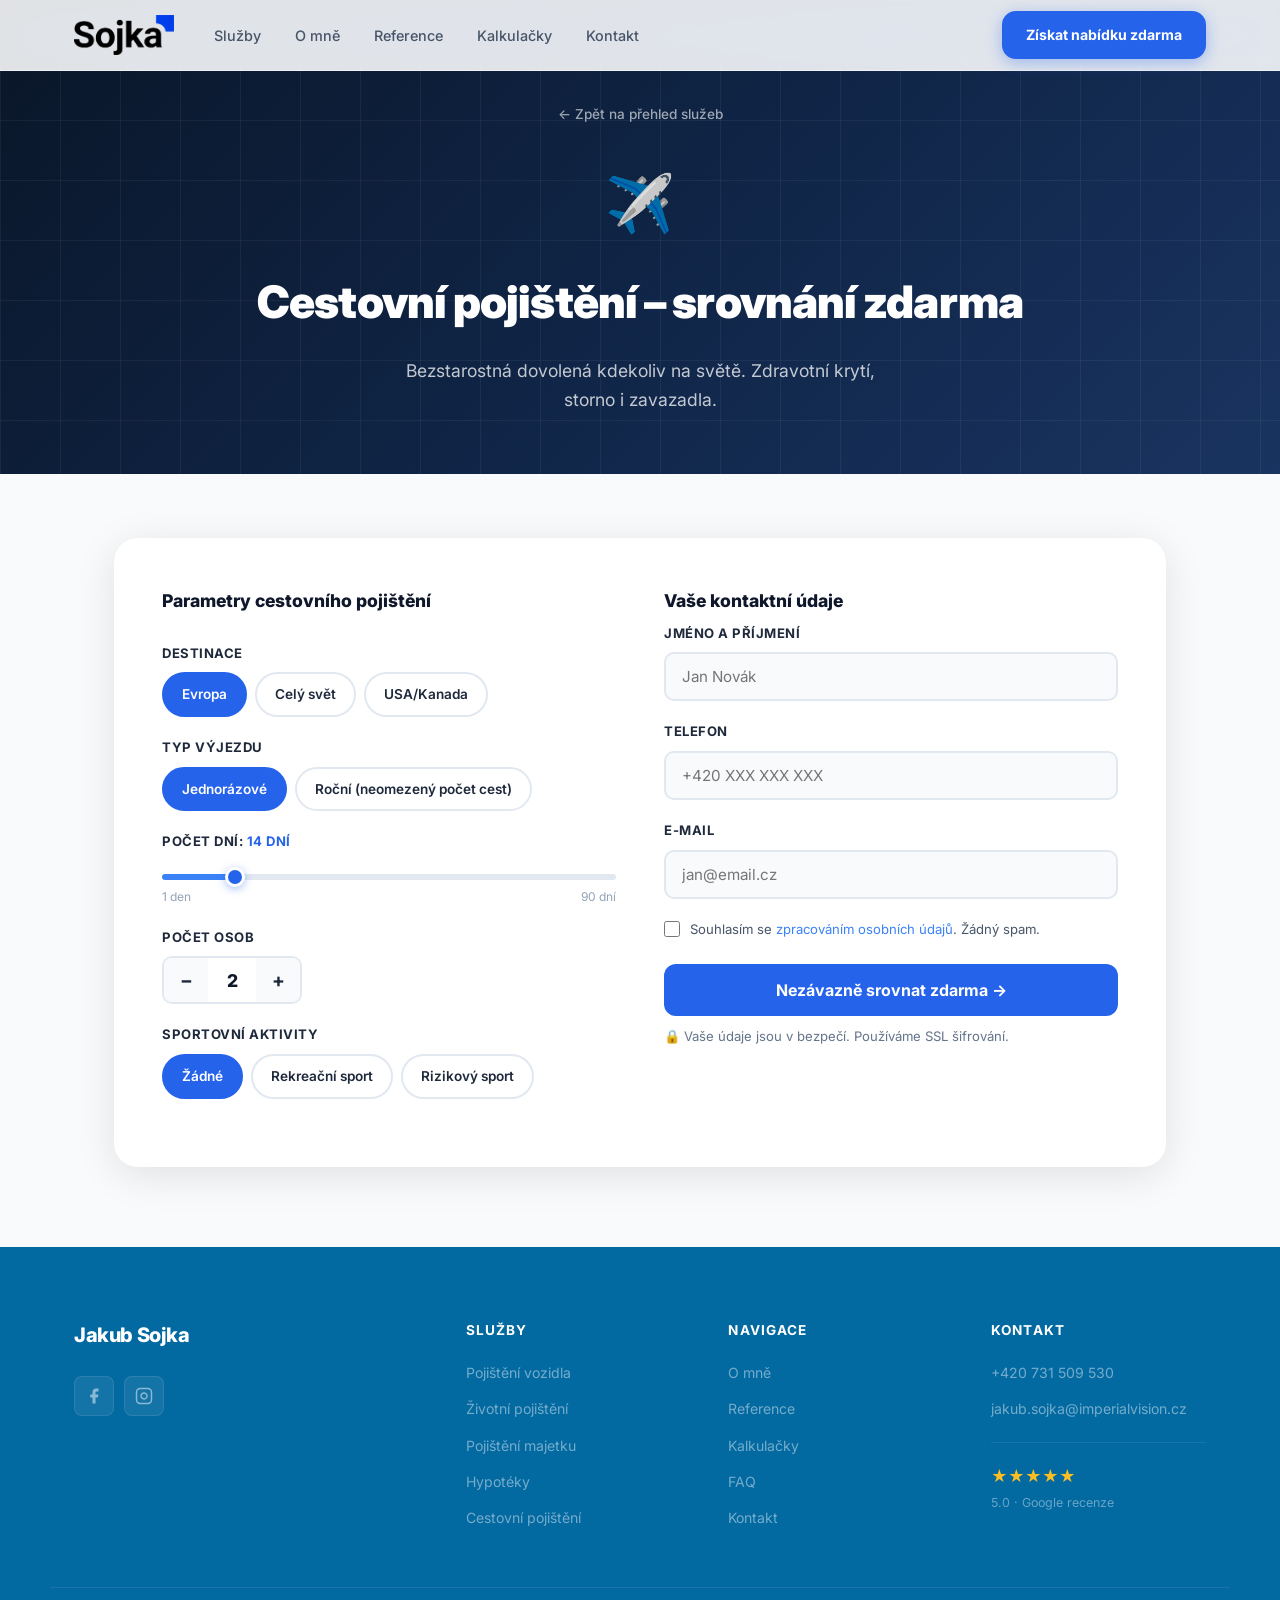
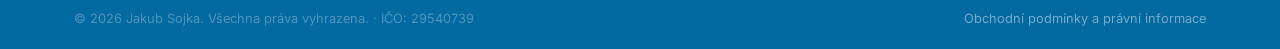
<file: cestovni-pojisteni.html>
<!DOCTYPE html>
<html lang="cs">
<head>
  <meta charset="UTF-8" />
  <meta name="viewport" content="width=device-width, initial-scale=1.0" />
  <title>Cestovní pojištění – srovnání zdarma | Jakub Sojka</title>
  <meta name="description" content="Bezstarostná dovolená kdekoliv na světě. Zdravotní krytí, storno i zavazadla. Srovnání zdarma, online." />

  <!-- Open Graph / sociální sítě / SMS náhled -->
  <meta property="og:type" content="website" />
  <meta property="og:title" content="Cestovní pojištění – srovnání zdarma | Jakub Sojka" />
  <meta property="og:description" content="Bezstarostná dovolená kdekoliv na světě. Zdravotní krytí, storno i zavazadla. Srovnání zdarma, online." />
  <meta name="twitter:card" content="summary" />
  <meta name="twitter:title" content="Cestovní pojištění – srovnání zdarma | Jakub Sojka" />
  <meta name="theme-color" content="#0f2445" />
  <link rel="preconnect" href="https://fonts.googleapis.com" />
  <link rel="preconnect" href="https://fonts.gstatic.com" crossorigin />
  <link href="https://fonts.googleapis.com/css2?family=Inter:wght@300;400;500;600;700;800;900&display=swap" rel="stylesheet" />
  <link rel="stylesheet" href="css/style.css?v=3" />
  <style>
    .svc-hero {
      background: linear-gradient(135deg, #0a1628 0%, #0f2445 50%, #1a3461 100%);
      padding: 100px 0 60px; position: relative; overflow: hidden;
    }
    .svc-hero::before {
      content: ''; position: absolute; inset: 0;
      background-image: linear-gradient(rgba(255,255,255,.05) 1px, transparent 1px),
                        linear-gradient(90deg, rgba(255,255,255,.05) 1px, transparent 1px);
      background-size: 60px 60px;
    }
    .svc-hero-inner { position: relative; z-index: 1; text-align: center; }
    .svc-back {
      display: inline-flex; align-items: center; gap: 6px;
      color: rgba(255,255,255,.6); font-size: .85rem; font-weight: 500;
      margin-bottom: 32px; transition: color .2s; text-decoration: none;
    }
    .svc-back:hover { color: #fff; }
    .svc-hero-icon { font-size: 3.5rem; margin-bottom: 16px; }
    .svc-hero h1 { font-size: clamp(1.8rem, 4vw, 2.8rem); font-weight: 900; color: #fff; margin-bottom: 16px; letter-spacing: -.02em; }
    .svc-hero p { font-size: 1.1rem; color: rgba(255,255,255,.75); max-width: 520px; margin: 0 auto; }

    .svc-form-section { padding: 64px 0 80px; background: var(--gray-50); }
    .svc-form-container { max-width: 1100px; }
    .svc-form-card {
      background: #fff; border-radius: 24px; padding: 48px;
      box-shadow: 0 8px 40px rgba(0,0,0,.1);
      display: grid; grid-template-columns: 1fr 1fr; gap: 48px;
    }
    .svc-form-left h2 { font-size: 1.1rem; font-weight: 800; margin-bottom: 28px; color: var(--text-900); }
    .svc-form-right h2 { font-size: 1.1rem; font-weight: 800; margin-bottom: 8px; color: var(--text-900); }
    .svc-form-right > p { font-size: .82rem; color: var(--text-400); margin-bottom: 20px; }

    .svc-field { margin-bottom: 20px; }
    .svc-label { display: block; font-size: .82rem; font-weight: 700; color: var(--text-700); margin-bottom: 8px; text-transform: uppercase; letter-spacing: .04em; }
    .svc-input {
      width: 100%; padding: 13px 16px; border: 2px solid var(--gray-200);
      border-radius: 10px; font-size: .95rem; color: var(--text-900);
      background: var(--gray-50); transition: border-color .2s, background .2s;
      outline: none; box-sizing: border-box;
    }
    .svc-input:focus { border-color: var(--blue-500); background: #fff; }

    .svc-pills { display: flex; flex-wrap: wrap; gap: 8px; }
    .svc-pill {
      padding: 9px 18px; border: 2px solid var(--gray-200);
      border-radius: 100px; font-size: .85rem; font-weight: 600;
      cursor: pointer; transition: all .2s; background: #fff; color: var(--text-700);
    }
    .svc-pill.active { border-color: var(--blue-600); background: var(--blue-600); color: #fff; }
    .svc-pill:hover:not(.active) { border-color: var(--blue-300); color: var(--blue-600); }

    .svc-range-val { font-weight: 700; color: var(--blue-600); }
    .svc-range {
      width: 100%; height: 6px; border-radius: 3px; margin: 10px 0 4px;
      -webkit-appearance: none; appearance: none;
      background: linear-gradient(to right, var(--blue-500) 0%, var(--blue-500) var(--pct, 30%), var(--gray-200) var(--pct, 30%));
      cursor: pointer;
    }
    .svc-range::-webkit-slider-thumb {
      -webkit-appearance: none; width: 20px; height: 20px;
      border-radius: 50%; background: var(--blue-600);
      border: 3px solid #fff; box-shadow: 0 2px 8px rgba(37,99,235,.4); cursor: pointer;
    }
    .svc-range-limits { display: flex; justify-content: space-between; font-size: .75rem; color: var(--text-300); }

    /* Stepper */
    .svc-stepper { display: flex; align-items: center; gap: 0; border: 2px solid var(--gray-200); border-radius: 10px; overflow: hidden; width: fit-content; }
    .svc-step-btn {
      width: 44px; height: 44px; border: none; background: var(--gray-50);
      font-size: 1.2rem; cursor: pointer; transition: background .2s; font-weight: 700; color: var(--text-700);
    }
    .svc-step-btn:hover { background: #dbeafe; color: var(--blue-600); }
    .svc-step-val { width: 48px; text-align: center; font-size: 1.1rem; font-weight: 800; }

    /* Days field toggle */
    .svc-days-wrap { transition: opacity .2s; }
    .svc-days-wrap.hidden { opacity: 0; pointer-events: none; height: 0; overflow: hidden; margin: 0; }

    .svc-trust { margin-top: 20px; padding-top: 20px; border-top: 1px solid var(--gray-200); display: flex; flex-direction: column; gap: 10px; }
    .svc-trust-item { display: flex; align-items: center; gap: 10px; font-size: .82rem; color: var(--text-400); }

    .svc-success { text-align: center; padding: 80px 24px; animation: fadeInUp .5s ease; }
    .svc-success.hidden { display: none; }
    .svc-success .success-icon {
      width: 72px; height: 72px; background: var(--green);
      border-radius: 50%; display: flex; align-items: center; justify-content: center;
      font-size: 2rem; color: #fff; margin: 0 auto 24px;
    }
    .svc-success h3 { font-size: 1.8rem; font-weight: 800; margin-bottom: 8px; }
    .svc-success p { color: var(--text-500); }

    .svc-submit {
      width: 100%; padding: 16px; border: none; border-radius: 12px;
      background: var(--blue-600); color: #fff; font-size: 1rem; font-weight: 700;
      cursor: pointer; transition: all .2s; margin-top: 4px;
    }
    .svc-submit:hover { background: var(--blue-700); transform: translateY(-1px); box-shadow: 0 4px 16px rgba(37,99,235,.4); }
    .svc-submit:disabled { opacity: .6; cursor: not-allowed; transform: none; }

    @media (max-width: 768px) {
      .svc-form-card { grid-template-columns: 1fr; gap: 32px; padding: 28px 20px; }
      .svc-hero { padding: 80px 0 40px; }
    }

    /* Advisor card */
    .advisor-card {
      display: flex; align-items: center; gap: 14px;
      background: linear-gradient(135deg, #f0f7ff, #e8f0fe);
      border: 1px solid #c7d9f5; border-radius: 14px;
      padding: 16px; margin-bottom: 20px;
    }
    .advisor-photo {
      width: 60px; height: 60px; border-radius: 50%;
      object-fit: cover; border: 3px solid #fff;
      box-shadow: 0 2px 8px rgba(37,99,235,.2); flex-shrink: 0;
    }
    .advisor-info { display: flex; flex-direction: column; gap: 2px; }
    .advisor-info strong { font-size: .95rem; font-weight: 800; color: #0f172a; }
    .advisor-info span { font-size: .75rem; color: #475569; }
    .advisor-stars { font-size: .75rem; color: #f59e0b; margin-top: 2px; }
    .advisor-stars em { font-style: normal; color: #64748b; margin-left: 4px; }

    /* Benefits */
    .svc-benefits { display: flex; flex-direction: column; gap: 12px; margin-bottom: 20px; }
    .svc-benefit-item {
      display: flex; align-items: flex-start; gap: 12px;
      padding: 10px 12px; background: #f8fafc; border-radius: 10px;
      border: 1px solid #e2e8f0;
    }
    .svc-benefit-icon { font-size: 1.1rem; flex-shrink: 0; margin-top: 1px; }
    .svc-benefit-item strong { display: block; font-size: .85rem; font-weight: 700; color: #0f172a; }
    .svc-benefit-item span { font-size: .77rem; color: #64748b; }

    /* Logos */
    .svc-logos { margin-bottom: 20px; }
    .svc-logos-label { font-size: .72rem; font-weight: 700; text-transform: uppercase; letter-spacing: .06em; color: #94a3b8; margin-bottom: 10px; }
    .svc-logos-grid {
      display: grid; grid-template-columns: repeat(3, 1fr); gap: 8px;
    }
    .svc-logos-grid img {
      height: 28px; width: 100%; object-fit: contain;
      filter: grayscale(1) opacity(.5); transition: filter .2s;
      padding: 4px 8px; background: #f8fafc; border-radius: 6px; border: 1px solid #e2e8f0;
    }
    .svc-logos-grid img:hover { filter: grayscale(0) opacity(1); }

    /* Contact fields divider */
    .svc-contact-fields {
      padding-top: 18px; border-top: 1px solid #e2e8f0;
    }
    .svc-gdpr { font-size: .75rem; color: var(--text-300); margin-top: 10px; }
  </style>
</head>
<body>

  <!-- NAVBAR -->
  <nav class="navbar" id="navbar">
    <div class="container nav-inner">
      <a href="/" class="logo"><img src="img/sojkalogo.png" alt="Jakub Sojka" /></a>
      <ul class="nav-links" id="navLinks">
        <li><a href="/#sluzby">Služby</a></li>
        <li><a href="/#o-mne">O mně</a></li>
        <li><a href="/#recenze">Reference</a></li>
        <li><a href="kalkulacky">Kalkulačky</a></li>
        <li><a href="/#kontakt">Kontakt</a></li>
      </ul>
      <a href="#" class="btn btn-primary nav-cta open-modal" id="navCta">Získat nabídku zdarma</a>
      <button class="hamburger" id="hamburger" aria-label="Menu">
        <span></span><span></span><span></span>
      </button>
    </div>
  </nav>

  <!-- SERVICE HERO -->
  <section class="svc-hero">
    <div class="container svc-hero-inner">
      <a href="/#sluzby" class="svc-back">← Zpět na přehled služeb</a>
      <div class="svc-hero-icon">✈️</div>
      <h1>Cestovní pojištění – srovnání zdarma</h1>
      <p>Bezstarostná dovolená kdekoliv na světě. Zdravotní krytí, storno i zavazadla.</p>
    </div>
  </section>

  <!-- FORMULÁŘ -->
  <section class="svc-form-section">
    <div class="container svc-form-container">
      <div class="svc-form-card" id="svcFormCard">
        <form id="svcForm" onsubmit="return false;" style="display:contents">
          <div class="svc-form-left">
            <h2>Parametry cestovního pojištění</h2>

            <div class="svc-field">
              <label class="svc-label">Destinace</label>
              <div class="svc-pills" data-group="destinace">
                <span class="svc-pill active" data-val="Evropa">Evropa</span>
                <span class="svc-pill" data-val="Celý svět">Celý svět</span>
                <span class="svc-pill" data-val="USA/Kanada">USA/Kanada</span>
              </div>
            </div>

            <div class="svc-field">
              <label class="svc-label">Typ výjezdu</label>
              <div class="svc-pills" data-group="vyjezd">
                <span class="svc-pill active" data-val="Jednorázové">Jednorázové</span>
                <span class="svc-pill" data-val="Roční (neomezený)">Roční (neomezený počet cest)</span>
              </div>
            </div>

            <div class="svc-field svc-days-wrap" id="daysWrap">
              <label class="svc-label">Počet dní: <span class="svc-range-val" id="displayDni">14 dní</span></label>
              <input type="range" class="svc-range" id="fieldDni" min="1" max="90" value="14" step="1" data-display="displayDni" />
              <div class="svc-range-limits"><span>1 den</span><span>90 dní</span></div>
            </div>

            <div class="svc-field">
              <label class="svc-label">Počet osob</label>
              <div class="svc-stepper">
                <button type="button" class="svc-step-btn" id="stepMinus">−</button>
                <span class="svc-step-val" id="stepVal">2</span>
                <button type="button" class="svc-step-btn" id="stepPlus">+</button>
              </div>
            </div>

            <div class="svc-field">
              <label class="svc-label">Sportovní aktivity</label>
              <div class="svc-pills" data-group="sport">
                <span class="svc-pill active" data-val="Žádné">Žádné</span>
                <span class="svc-pill" data-val="Rekreační sport">Rekreační sport</span>
                <span class="svc-pill" data-val="Rizikový sport">Rizikový sport</span>
              </div>
            </div>



          </div><!-- /svc-form-left -->

          <div class="svc-form-right">
            <h2>Vaše kontaktní údaje</h2>
            <div class="svc-field">
              <label class="svc-label">Jméno a příjmení</label>
              <input type="text" class="svc-input" id="fieldJmeno" placeholder="Jan Novák" required />
            </div>
            <div class="svc-field">
              <label class="svc-label">Telefon</label>
              <input type="tel" class="svc-input" id="fieldTelefon" placeholder="+420 XXX XXX XXX" required />
            </div>
            <div class="svc-field">
              <label class="svc-label">E-mail</label>
              <input type="email" class="svc-input" id="fieldEmail" placeholder="jan@email.cz" required />
            </div>
            <div class="svc-field">
              <label style="display:flex;align-items:flex-start;gap:10px;cursor:pointer;font-size:.82rem;color:var(--text-500);">
                <input type="checkbox" id="fieldGdpr" required style="margin-top:2px;accent-color:var(--blue-600);width:16px;height:16px;flex-shrink:0;" />
                <span>Souhlasím se <a href="#" style="color:var(--blue-500);">zpracováním osobních údajů</a>. Žádný spam.</span>
              </label>
            </div>
            <button type="submit" class="svc-submit" id="svcSubmit">Nezávazně srovnat zdarma →</button>
            <p class="svc-gdpr">🔒 Vaše údaje jsou v bezpečí. Používáme SSL šifrování.</p>
          </div><!-- /svc-form-right -->

          </div>
        </form>
      </div>

      <div class="svc-success hidden" id="svcSuccess">
        <div class="success-icon">✓</div>
        <h3>Poptávka odeslána!</h3>
        <p>Ozvu se vám do 24 hodin s nejlepší nabídkou. Zcela zdarma.</p>
        <a href="/" class="btn btn-primary" style="margin-top:16px">← Zpět na hlavní stránku</a>
      </div>
    </div>
  </section>

  <!-- FOOTER -->
  <footer class="footer">
    <div class="container footer-inner">
      <div class="footer-brand">
        <div class="logo footer-logo">Jakub&nbsp;<span>Sojka</span></div>
        <div class="footer-social">
          <a href="#" aria-label="Facebook">
            <svg width="18" height="18" viewBox="0 0 24 24" fill="currentColor"><path d="M18 2h-3a5 5 0 0 0-5 5v3H7v4h3v8h4v-8h3l1-4h-4V7a1 1 0 0 1 1-1h3z"/></svg>
          </a>
          <a href="https://www.instagram.com/sojkafinance.cz?igsh=NWQ1djdsenpiNGlw" target="_blank" rel="noopener" aria-label="Instagram">
            <svg width="18" height="18" viewBox="0 0 24 24" fill="none" stroke="currentColor" stroke-width="2"><rect x="2" y="2" width="20" height="20" rx="5" ry="5"/><path d="M16 11.37A4 4 0 1 1 12.63 8 4 4 0 0 1 16 11.37z"/><line x1="17.5" y1="6.5" x2="17.51" y2="6.5"/></svg>
          </a>
        </div>
      </div>
      <div class="footer-links">
        <h4>Služby</h4>
        <ul>
          <li><a href="pojisteni-vozidla">Pojištění vozidla</a></li>
          <li><a href="zivotni-pojisteni">Životní pojištění</a></li>
          <li><a href="pojisteni-majetku">Pojištění majetku</a></li>
          <li><a href="hypoteky-uvery">Hypotéky</a></li>
          <li><a href="cestovni-pojisteni">Cestovní pojištění</a></li>
        </ul>
      </div>
      <div class="footer-links">
        <h4>Navigace</h4>
        <ul>
          <li><a href="/#o-mne">O mně</a></li>
          <li><a href="/#recenze">Reference</a></li>
          <li><a href="kalkulacky">Kalkulačky</a></li>
          <li><a href="/#faq">FAQ</a></li>
          <li><a href="/#kontakt">Kontakt</a></li>
        </ul>
      </div>
      <div class="footer-links">
        <h4>Kontakt</h4>
        <ul>
          <li><a href="tel:+420731509530">+420 731 509 530</a></li>
          <li><a href="mailto:jakub.sojka@imperialvision.cz">jakub.sojka@imperialvision.cz</a></li>
        </ul>
        <div class="footer-rating">
          <div class="fr-stars">★★★★★</div>
          <div class="fr-text">5.0 · Google recenze</div>
        </div>
      </div>
    </div>
    <div class="footer-bottom">
      <div class="container">
        <span>© 2026 Jakub Sojka. Všechna práva vyhrazena. · IČO: 29540739</span>
        <a href="obchodni-podminky">Obchodní podmínky a právní informace</a>
      </div>
    </div>
  </footer>

  <!-- MODAL POPTÁVKA -->
  <div class="modal-overlay hidden" id="poptavkaModal">
    <div class="modal-box">
      <button class="modal-close" id="modalClose">✕</button>
      <h3>Nezávazná poptávka</h3>
      <p>Odpovím do 24 hodin</p>
      <form class="contact-form" id="kontaktForm">
        <div class="form-row">
          <div class="form-group">
            <label>Celé jméno</label>
            <input type="text" id="kontJmeno" placeholder="Jan Novák" required />
          </div>
          <div class="form-group">
            <label>Telefon</label>
            <input type="tel" id="kontTelefon" placeholder="+420 XXX XXX XXX" required />
          </div>
        </div>
        <div class="form-group">
          <label>E-mail</label>
          <input type="email" id="kontEmail" placeholder="jan@email.cz" required />
        </div>
        <div class="form-group">
          <label>O co máte zájem?</label>
          <select id="kontTyp">
            <option value="" disabled hidden>Vyberte typ služby</option>
            <option value="auto">🚗 Pojištění vozidla</option>
            <option value="zivot">❤️ Životní pojištění</option>
            <option value="majetek">🏠 Pojištění majetku</option>
            <option value="hypoteka">🏦 Hypotéka</option>
            <option value="uvery">💳 Spotřebitelský úvěr</option>
            <option value="cestovni" selected>✈️ Cestovní pojištění</option>
            <option value="investice">📈 Investice</option>
            <option value="penze">🏖️ Penze</option>
            <option value="jine">💬 Jiné</option>
          </select>
        </div>
        <div class="form-group">
          <label>Zpráva <span class="optional">(nepovinné)</span></label>
          <textarea id="kontZprava" placeholder="Popište co potřebujete..." rows="3"></textarea>
        </div>
        <button type="submit" class="btn btn-primary btn-full btn-glow">Odeslat poptávku →</button>
        <p class="form-gdpr">Odesláním souhlasíte se <a href="#">zpracováním osobních údajů</a>. Žádný spam.</p>
      </form>
      <div class="kontakt-success hidden" id="kontaktSuccess">
        <div class="success-icon">✓</div>
        <h3>Zpráva odeslána!</h3>
        <p>Ozvu se vám co nejdříve.</p>
      </div>
    </div>
  </div>

  <script src="js/sheets.js"></script>
  <script src="js/main.js"></script>
  <script>
    let pocetOsob = 2;

    function formatRangeVal(id, val) {
      if (id === 'fieldDni') return val + (val == 1 ? ' den' : ' dní');
      return val;
    }

    document.addEventListener('DOMContentLoaded', () => {
      // Pills
      document.querySelectorAll('.svc-pills').forEach(group => {
        group.querySelectorAll('.svc-pill').forEach(pill => {
          pill.addEventListener('click', () => {
            group.querySelectorAll('.svc-pill').forEach(p => p.classList.remove('active'));
            pill.classList.add('active');

            // Toggle days field based on vyjezd type
            if (group.dataset.group === 'vyjezd') {
              const daysWrap = document.getElementById('daysWrap');
              if (pill.dataset.val === 'Roční (neomezený)') {
                daysWrap.classList.add('hidden');
              } else {
                daysWrap.classList.remove('hidden');
              }
            }
          });
        });
      });

      // Range sliders
      document.querySelectorAll('.svc-range').forEach(range => {
        const updateRange = () => {
          const min = +range.min, max = +range.max, val = +range.value;
          const pct = ((val - min) / (max - min) * 100).toFixed(1);
          range.style.setProperty('--pct', pct + '%');
          const display = range.dataset.display;
          if (display) {
            const el = document.getElementById(display);
            if (el) el.textContent = formatRangeVal(range.id, val);
          }
        };
        range.addEventListener('input', updateRange);
        updateRange();
      });

      // Stepper
      const stepVal = document.getElementById('stepVal');
      document.getElementById('stepMinus').addEventListener('click', () => {
        if (pocetOsob > 1) { pocetOsob--; stepVal.textContent = pocetOsob; }
      });
      document.getElementById('stepPlus').addEventListener('click', () => {
        if (pocetOsob < 10) { pocetOsob++; stepVal.textContent = pocetOsob; }
      });

      // Submit
      const form = document.getElementById('svcForm');
      if (form) {
        form.addEventListener('submit', async (e) => {
          e.preventDefault();
          const btn = document.getElementById('svcSubmit');
          btn.textContent = 'Odesílám...';
          btn.disabled = true;

          const destinaceEl = document.querySelector('[data-group="destinace"] .svc-pill.active');
          const vyjezdEl = document.querySelector('[data-group="vyjezd"] .svc-pill.active');
          const sportEl = document.querySelector('[data-group="sport"] .svc-pill.active');
          const isRocni = vyjezdEl && vyjezdEl.dataset.val.includes('Roční');

          const data = {
            typ: 'cestovni-pojisteni',
            destinace: destinaceEl ? destinaceEl.dataset.val : '',
            typ_vyjezdu: vyjezdEl ? vyjezdEl.dataset.val : '',
            pocet_dni: isRocni ? 'roční' : document.getElementById('fieldDni').value,
            pocet_osob: pocetOsob,
            sport: sportEl ? sportEl.dataset.val : '',
            jmeno: document.getElementById('fieldJmeno').value,
            telefon: document.getElementById('fieldTelefon').value,
            email: document.getElementById('fieldEmail').value,
            zdroj: 'cestovni-pojisteni'
          };

          await saveLead(data);

          document.getElementById('svcFormCard').style.display = 'none';
          document.getElementById('svcSuccess').classList.remove('hidden');
        });
      }
    });
  </script>
</body>
</html>
</file>
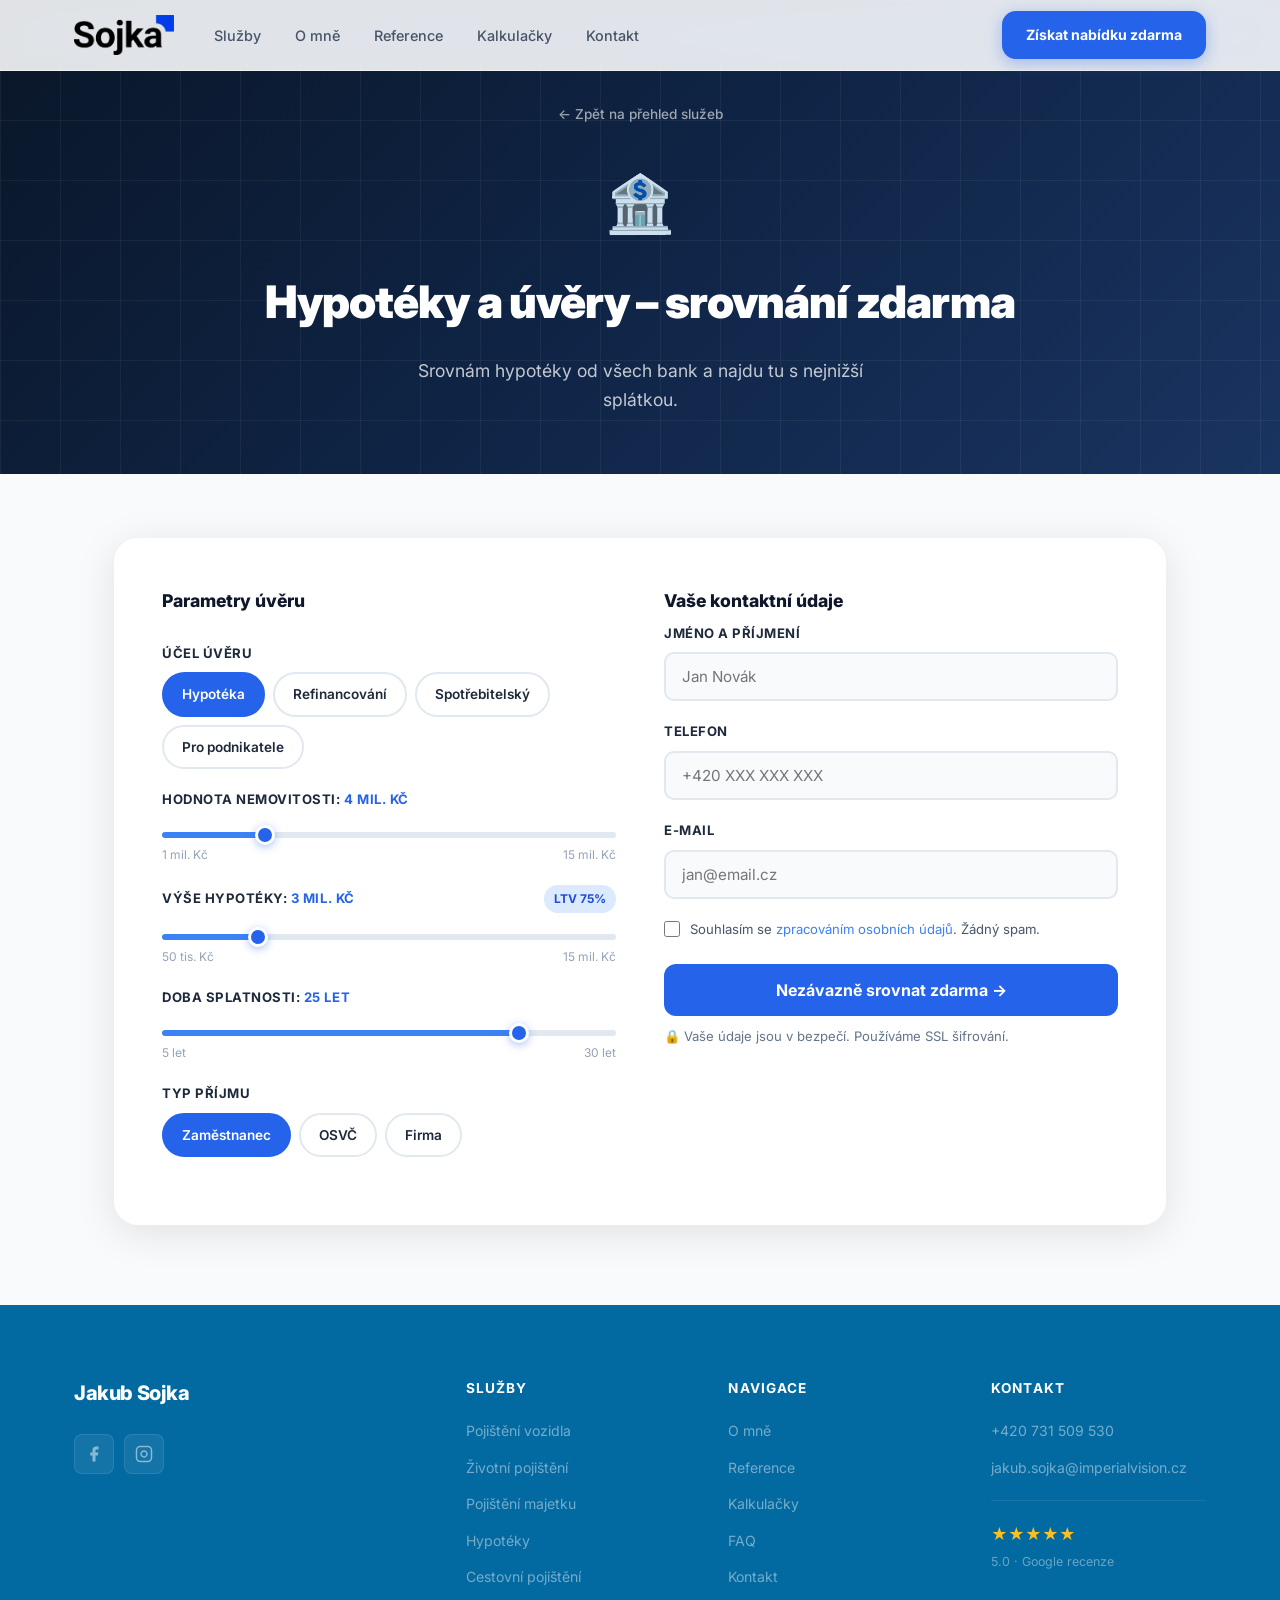
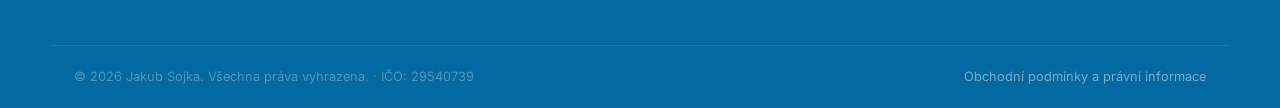
<file: hypoteky-uvery.html>
<!DOCTYPE html>
<html lang="cs">
<head>
  <meta charset="UTF-8" />
  <meta name="viewport" content="width=device-width, initial-scale=1.0" />
  <title>Hypotéky a úvěry – srovnání zdarma | Jakub Sojka</title>
  <meta name="description" content="Srovnám hypotéky od všech bank a najdu tu s nejnižší splátkou. Srovnání zdarma, online, bez závazků." />

  <!-- Open Graph / sociální sítě / SMS náhled -->
  <meta property="og:type" content="website" />
  <meta property="og:title" content="Hypotéky a úvěry – srovnání zdarma | Jakub Sojka" />
  <meta property="og:description" content="Srovnám hypotéky od všech bank a najdu tu s nejnižší splátkou. Srovnání zdarma, online, bez závazků." />
  <meta name="twitter:card" content="summary" />
  <meta name="twitter:title" content="Hypotéky a úvěry – srovnání zdarma | Jakub Sojka" />
  <meta name="theme-color" content="#0f2445" />
  <link rel="preconnect" href="https://fonts.googleapis.com" />
  <link rel="preconnect" href="https://fonts.gstatic.com" crossorigin />
  <link href="https://fonts.googleapis.com/css2?family=Inter:wght@300;400;500;600;700;800;900&display=swap" rel="stylesheet" />
  <link rel="stylesheet" href="css/style.css?v=3" />
  <style>
    .svc-hero {
      background: linear-gradient(135deg, #0a1628 0%, #0f2445 50%, #1a3461 100%);
      padding: 100px 0 60px; position: relative; overflow: hidden;
    }
    .svc-hero::before {
      content: ''; position: absolute; inset: 0;
      background-image: linear-gradient(rgba(255,255,255,.05) 1px, transparent 1px),
                        linear-gradient(90deg, rgba(255,255,255,.05) 1px, transparent 1px);
      background-size: 60px 60px;
    }
    .svc-hero-inner { position: relative; z-index: 1; text-align: center; }
    .svc-back {
      display: inline-flex; align-items: center; gap: 6px;
      color: rgba(255,255,255,.6); font-size: .85rem; font-weight: 500;
      margin-bottom: 32px; transition: color .2s; text-decoration: none;
    }
    .svc-back:hover { color: #fff; }
    .svc-hero-icon { font-size: 3.5rem; margin-bottom: 16px; }
    .svc-hero h1 { font-size: clamp(1.8rem, 4vw, 2.8rem); font-weight: 900; color: #fff; margin-bottom: 16px; letter-spacing: -.02em; }
    .svc-hero p { font-size: 1.1rem; color: rgba(255,255,255,.75); max-width: 520px; margin: 0 auto; }

    .svc-form-section { padding: 64px 0 80px; background: var(--gray-50); }
    .svc-form-container { max-width: 1100px; }
    .svc-form-card {
      background: #fff; border-radius: 24px; padding: 48px;
      box-shadow: 0 8px 40px rgba(0,0,0,.1);
      display: grid; grid-template-columns: 1fr 1fr; gap: 48px;
    }
    .svc-form-left h2 { font-size: 1.1rem; font-weight: 800; margin-bottom: 28px; color: var(--text-900); }
    .svc-form-right h2 { font-size: 1.1rem; font-weight: 800; margin-bottom: 8px; color: var(--text-900); }
    .svc-form-right > p { font-size: .82rem; color: var(--text-400); margin-bottom: 20px; }

    .svc-field { margin-bottom: 20px; }
    .svc-label { display: block; font-size: .82rem; font-weight: 700; color: var(--text-700); margin-bottom: 8px; text-transform: uppercase; letter-spacing: .04em; }
    .svc-label-row { display: flex; justify-content: space-between; align-items: center; margin-bottom: 8px; }
    .svc-label-row .svc-label { margin-bottom: 0; }
    .svc-input {
      width: 100%; padding: 13px 16px; border: 2px solid var(--gray-200);
      border-radius: 10px; font-size: .95rem; color: var(--text-900);
      background: var(--gray-50); transition: border-color .2s, background .2s;
      outline: none; box-sizing: border-box;
    }
    .svc-input:focus { border-color: var(--blue-500); background: #fff; }

    .svc-pills { display: flex; flex-wrap: wrap; gap: 8px; }
    .svc-pill {
      padding: 9px 18px; border: 2px solid var(--gray-200);
      border-radius: 100px; font-size: .85rem; font-weight: 600;
      cursor: pointer; transition: all .2s; background: #fff; color: var(--text-700);
    }
    .svc-pill.active { border-color: var(--blue-600); background: var(--blue-600); color: #fff; }
    .svc-pill:hover:not(.active) { border-color: var(--blue-300); color: var(--blue-600); }

    .svc-range-val { font-weight: 700; color: var(--blue-600); }
    .svc-range {
      width: 100%; height: 6px; border-radius: 3px; margin: 10px 0 4px;
      -webkit-appearance: none; appearance: none;
      background: linear-gradient(to right, var(--blue-500) 0%, var(--blue-500) var(--pct, 30%), var(--gray-200) var(--pct, 30%));
      cursor: pointer;
    }
    .svc-range::-webkit-slider-thumb {
      -webkit-appearance: none; width: 20px; height: 20px;
      border-radius: 50%; background: var(--blue-600);
      border: 3px solid #fff; box-shadow: 0 2px 8px rgba(37,99,235,.4); cursor: pointer;
    }
    .svc-range-limits { display: flex; justify-content: space-between; font-size: .75rem; color: var(--text-300); }

    .ltv-badge {
      display: inline-block; padding: 4px 10px; border-radius: 20px;
      font-size: .75rem; font-weight: 700; background: #dbeafe; color: var(--blue-700);
    }
    .ltv-badge.ltv-warn { background: #fef3c7; color: #92400e; }
    .ltv-badge.ltv-danger { background: #fee2e2; color: #991b1b; }

    .svc-trust { margin-top: 20px; padding-top: 20px; border-top: 1px solid var(--gray-200); display: flex; flex-direction: column; gap: 10px; }
    .svc-trust-item { display: flex; align-items: center; gap: 10px; font-size: .82rem; color: var(--text-400); }

    .svc-success { text-align: center; padding: 80px 24px; animation: fadeInUp .5s ease; }
    .svc-success.hidden { display: none; }
    .svc-success .success-icon {
      width: 72px; height: 72px; background: var(--green);
      border-radius: 50%; display: flex; align-items: center; justify-content: center;
      font-size: 2rem; color: #fff; margin: 0 auto 24px;
    }
    .svc-success h3 { font-size: 1.8rem; font-weight: 800; margin-bottom: 8px; }
    .svc-success p { color: var(--text-500); }

    .svc-submit {
      width: 100%; padding: 16px; border: none; border-radius: 12px;
      background: var(--blue-600); color: #fff; font-size: 1rem; font-weight: 700;
      cursor: pointer; transition: all .2s; margin-top: 4px;
    }
    .svc-submit:hover { background: var(--blue-700); transform: translateY(-1px); box-shadow: 0 4px 16px rgba(37,99,235,.4); }
    .svc-submit:disabled { opacity: .6; cursor: not-allowed; transform: none; }

    @media (max-width: 768px) {
      .svc-form-card { grid-template-columns: 1fr; gap: 32px; padding: 28px 20px; }
      .svc-hero { padding: 80px 0 40px; }
    }

    /* Advisor card */
    .advisor-card {
      display: flex; align-items: center; gap: 14px;
      background: linear-gradient(135deg, #f0f7ff, #e8f0fe);
      border: 1px solid #c7d9f5; border-radius: 14px;
      padding: 16px; margin-bottom: 20px;
    }
    .advisor-photo {
      width: 60px; height: 60px; border-radius: 50%;
      object-fit: cover; border: 3px solid #fff;
      box-shadow: 0 2px 8px rgba(37,99,235,.2); flex-shrink: 0;
    }
    .advisor-info { display: flex; flex-direction: column; gap: 2px; }
    .advisor-info strong { font-size: .95rem; font-weight: 800; color: #0f172a; }
    .advisor-info span { font-size: .75rem; color: #475569; }
    .advisor-stars { font-size: .75rem; color: #f59e0b; margin-top: 2px; }
    .advisor-stars em { font-style: normal; color: #64748b; margin-left: 4px; }

    /* Benefits */
    .svc-benefits { display: flex; flex-direction: column; gap: 12px; margin-bottom: 20px; }
    .svc-benefit-item {
      display: flex; align-items: flex-start; gap: 12px;
      padding: 10px 12px; background: #f8fafc; border-radius: 10px;
      border: 1px solid #e2e8f0;
    }
    .svc-benefit-icon { font-size: 1.1rem; flex-shrink: 0; margin-top: 1px; }
    .svc-benefit-item strong { display: block; font-size: .85rem; font-weight: 700; color: #0f172a; }
    .svc-benefit-item span { font-size: .77rem; color: #64748b; }

    /* Logos */
    .svc-logos { margin-bottom: 20px; }
    .svc-logos-label { font-size: .72rem; font-weight: 700; text-transform: uppercase; letter-spacing: .06em; color: #94a3b8; margin-bottom: 10px; }
    .svc-logos-grid {
      display: grid; grid-template-columns: repeat(3, 1fr); gap: 8px;
    }
    .svc-logos-grid img {
      height: 28px; width: 100%; object-fit: contain;
      filter: grayscale(1) opacity(.5); transition: filter .2s;
      padding: 4px 8px; background: #f8fafc; border-radius: 6px; border: 1px solid #e2e8f0;
    }
    .svc-logos-grid img:hover { filter: grayscale(0) opacity(1); }

    /* Contact fields divider */
    .svc-contact-fields {
      padding-top: 18px; border-top: 1px solid #e2e8f0;
    }
    .svc-gdpr { font-size: .75rem; color: var(--text-300); margin-top: 10px; }
  </style>
</head>
<body>

  <!-- NAVBAR -->
  <nav class="navbar" id="navbar">
    <div class="container nav-inner">
      <a href="/" class="logo"><img src="img/sojkalogo.png" alt="Jakub Sojka" /></a>
      <ul class="nav-links" id="navLinks">
        <li><a href="/#sluzby">Služby</a></li>
        <li><a href="/#o-mne">O mně</a></li>
        <li><a href="/#recenze">Reference</a></li>
        <li><a href="kalkulacky">Kalkulačky</a></li>
        <li><a href="/#kontakt">Kontakt</a></li>
      </ul>
      <a href="#" class="btn btn-primary nav-cta open-modal" id="navCta">Získat nabídku zdarma</a>
      <button class="hamburger" id="hamburger" aria-label="Menu">
        <span></span><span></span><span></span>
      </button>
    </div>
  </nav>

  <!-- SERVICE HERO -->
  <section class="svc-hero">
    <div class="container svc-hero-inner">
      <a href="/#sluzby" class="svc-back">← Zpět na přehled služeb</a>
      <div class="svc-hero-icon">🏦</div>
      <h1>Hypotéky a úvěry – srovnání zdarma</h1>
      <p>Srovnám hypotéky od všech bank a najdu tu s nejnižší splátkou.</p>
    </div>
  </section>

  <!-- FORMULÁŘ -->
  <section class="svc-form-section">
    <div class="container svc-form-container">
      <div class="svc-form-card" id="svcFormCard">
        <form id="svcForm" onsubmit="return false;" style="display:contents">
          <div class="svc-form-left">
            <h2>Parametry úvěru</h2>

            <div class="svc-field">
              <label class="svc-label">Účel úvěru</label>
              <div class="svc-pills" data-group="ucel">
                <span class="svc-pill active" data-val="Hypotéka">Hypotéka</span>
                <span class="svc-pill" data-val="Refinancování">Refinancování</span>
                <span class="svc-pill" data-val="Spotřebitelský">Spotřebitelský</span>
                <span class="svc-pill" data-val="Pro podnikatele">Pro podnikatele</span>
              </div>
            </div>

            <div class="svc-field hyp-only">
              <label class="svc-label">Hodnota nemovitosti: <span class="svc-range-val" id="displayHodnota">4 000 000 Kč</span></label>
              <input type="range" class="svc-range" id="fieldHodnota" min="1000000" max="15000000" value="4000000" step="100000" data-display="displayHodnota" />
              <div class="svc-range-limits"><span>1 mil. Kč</span><span>15 mil. Kč</span></div>
            </div>

            <div class="svc-field">
              <div class="svc-label-row">
                <label class="svc-label"><span id="vyseLabel">Výše hypotéky</span>: <span class="svc-range-val" id="displayHypoteka">3 000 000 Kč</span></label>
                <span class="ltv-badge" id="ltvBadge">LTV 75%</span>
              </div>
              <input type="range" class="svc-range" id="fieldHypoteka" min="50000" max="15000000" value="3000000" step="50000" data-display="displayHypoteka" />
              <div class="svc-range-limits"><span>50 tis. Kč</span><span>15 mil. Kč</span></div>
            </div>

            <div class="svc-field hyp-only">
              <label class="svc-label">Doba splatnosti: <span class="svc-range-val" id="displaySplatnost">25 let</span></label>
              <input type="range" class="svc-range" id="fieldSplatnost" min="5" max="30" value="25" step="1" data-display="displaySplatnost" />
              <div class="svc-range-limits"><span>5 let</span><span>30 let</span></div>
            </div>

            <div class="svc-field hyp-only">
              <label class="svc-label">Typ příjmu</label>
              <div class="svc-pills" data-group="prijem">
                <span class="svc-pill active" data-val="Zaměstnanec">Zaměstnanec</span>
                <span class="svc-pill" data-val="OSVČ">OSVČ</span>
                <span class="svc-pill" data-val="Firma">Firma</span>
              </div>
            </div>



          </div><!-- /svc-form-left -->

          <div class="svc-form-right">
            <h2>Vaše kontaktní údaje</h2>
            <div class="svc-field">
              <label class="svc-label">Jméno a příjmení</label>
              <input type="text" class="svc-input" id="fieldJmeno" placeholder="Jan Novák" required />
            </div>
            <div class="svc-field">
              <label class="svc-label">Telefon</label>
              <input type="tel" class="svc-input" id="fieldTelefon" placeholder="+420 XXX XXX XXX" required />
            </div>
            <div class="svc-field">
              <label class="svc-label">E-mail</label>
              <input type="email" class="svc-input" id="fieldEmail" placeholder="jan@email.cz" required />
            </div>
            <div class="svc-field">
              <label style="display:flex;align-items:flex-start;gap:10px;cursor:pointer;font-size:.82rem;color:var(--text-500);">
                <input type="checkbox" id="fieldGdpr" required style="margin-top:2px;accent-color:var(--blue-600);width:16px;height:16px;flex-shrink:0;" />
                <span>Souhlasím se <a href="#" style="color:var(--blue-500);">zpracováním osobních údajů</a>. Žádný spam.</span>
              </label>
            </div>
            <button type="submit" class="svc-submit" id="svcSubmit">Nezávazně srovnat zdarma →</button>
            <p class="svc-gdpr">🔒 Vaše údaje jsou v bezpečí. Používáme SSL šifrování.</p>
          </div><!-- /svc-form-right -->

          </div>
        </form>
      </div>

      <div class="svc-success hidden" id="svcSuccess">
        <div class="success-icon">✓</div>
        <h3>Poptávka odeslána!</h3>
        <p>Ozvu se vám do 24 hodin s nejlepší nabídkou. Zcela zdarma.</p>
        <a href="/" class="btn btn-primary" style="margin-top:16px">← Zpět na hlavní stránku</a>
      </div>
    </div>
  </section>

  <!-- FOOTER -->
  <footer class="footer">
    <div class="container footer-inner">
      <div class="footer-brand">
        <div class="logo footer-logo">Jakub&nbsp;<span>Sojka</span></div>
        <div class="footer-social">
          <a href="#" aria-label="Facebook">
            <svg width="18" height="18" viewBox="0 0 24 24" fill="currentColor"><path d="M18 2h-3a5 5 0 0 0-5 5v3H7v4h3v8h4v-8h3l1-4h-4V7a1 1 0 0 1 1-1h3z"/></svg>
          </a>
          <a href="https://www.instagram.com/sojkafinance.cz?igsh=NWQ1djdsenpiNGlw" target="_blank" rel="noopener" aria-label="Instagram">
            <svg width="18" height="18" viewBox="0 0 24 24" fill="none" stroke="currentColor" stroke-width="2"><rect x="2" y="2" width="20" height="20" rx="5" ry="5"/><path d="M16 11.37A4 4 0 1 1 12.63 8 4 4 0 0 1 16 11.37z"/><line x1="17.5" y1="6.5" x2="17.51" y2="6.5"/></svg>
          </a>
        </div>
      </div>
      <div class="footer-links">
        <h4>Služby</h4>
        <ul>
          <li><a href="pojisteni-vozidla">Pojištění vozidla</a></li>
          <li><a href="zivotni-pojisteni">Životní pojištění</a></li>
          <li><a href="pojisteni-majetku">Pojištění majetku</a></li>
          <li><a href="hypoteky-uvery">Hypotéky</a></li>
          <li><a href="cestovni-pojisteni">Cestovní pojištění</a></li>
        </ul>
      </div>
      <div class="footer-links">
        <h4>Navigace</h4>
        <ul>
          <li><a href="/#o-mne">O mně</a></li>
          <li><a href="/#recenze">Reference</a></li>
          <li><a href="kalkulacky">Kalkulačky</a></li>
          <li><a href="/#faq">FAQ</a></li>
          <li><a href="/#kontakt">Kontakt</a></li>
        </ul>
      </div>
      <div class="footer-links">
        <h4>Kontakt</h4>
        <ul>
          <li><a href="tel:+420731509530">+420 731 509 530</a></li>
          <li><a href="mailto:jakub.sojka@imperialvision.cz">jakub.sojka@imperialvision.cz</a></li>
        </ul>
        <div class="footer-rating">
          <div class="fr-stars">★★★★★</div>
          <div class="fr-text">5.0 · Google recenze</div>
        </div>
      </div>
    </div>
    <div class="footer-bottom">
      <div class="container">
        <span>© 2026 Jakub Sojka. Všechna práva vyhrazena. · IČO: 29540739</span>
        <a href="obchodni-podminky">Obchodní podmínky a právní informace</a>
      </div>
    </div>
  </footer>

  <!-- MODAL POPTÁVKA -->
  <div class="modal-overlay hidden" id="poptavkaModal">
    <div class="modal-box">
      <button class="modal-close" id="modalClose">✕</button>
      <h3>Nezávazná poptávka</h3>
      <p>Odpovím do 24 hodin</p>
      <form class="contact-form" id="kontaktForm">
        <div class="form-row">
          <div class="form-group">
            <label>Celé jméno</label>
            <input type="text" id="kontJmeno" placeholder="Jan Novák" required />
          </div>
          <div class="form-group">
            <label>Telefon</label>
            <input type="tel" id="kontTelefon" placeholder="+420 XXX XXX XXX" required />
          </div>
        </div>
        <div class="form-group">
          <label>E-mail</label>
          <input type="email" id="kontEmail" placeholder="jan@email.cz" required />
        </div>
        <div class="form-group">
          <label>O co máte zájem?</label>
          <select id="kontTyp">
            <option value="" disabled hidden>Vyberte typ služby</option>
            <option value="auto">🚗 Pojištění vozidla</option>
            <option value="zivot">❤️ Životní pojištění</option>
            <option value="majetek">🏠 Pojištění majetku</option>
            <option value="hypoteka" selected>🏦 Hypotéka</option>
            <option value="uvery">💳 Spotřebitelský úvěr</option>
            <option value="cestovni">✈️ Cestovní pojištění</option>
            <option value="investice">📈 Investice</option>
            <option value="penze">🏖️ Penze</option>
            <option value="jine">💬 Jiné</option>
          </select>
        </div>
        <div class="form-group">
          <label>Zpráva <span class="optional">(nepovinné)</span></label>
          <textarea id="kontZprava" placeholder="Popište co potřebujete..." rows="3"></textarea>
        </div>
        <button type="submit" class="btn btn-primary btn-full btn-glow">Odeslat poptávku →</button>
        <p class="form-gdpr">Odesláním souhlasíte se <a href="#">zpracováním osobních údajů</a>. Žádný spam.</p>
      </form>
      <div class="kontakt-success hidden" id="kontaktSuccess">
        <div class="success-icon">✓</div>
        <h3>Zpráva odeslána!</h3>
        <p>Ozvu se vám co nejdříve.</p>
      </div>
    </div>
  </div>

  <script src="js/sheets.js"></script>
  <script src="js/main.js"></script>
  <script>
    function formatMil(val) {
      if (val >= 1000000) return (val / 1000000).toLocaleString('cs-CZ', {minimumFractionDigits: 0, maximumFractionDigits: 2}) + ' mil. Kč';
      return Number(val).toLocaleString('cs-CZ') + ' Kč';
    }

    function formatRangeVal(id, val) {
      if (id === 'fieldHodnota') return formatMil(val);
      if (id === 'fieldHypoteka') return formatMil(val);
      if (id === 'fieldSplatnost') return val + ' let';
      return val;
    }

    function updateLtv() {
      const hodnota = +document.getElementById('fieldHodnota').value;
      const hypoteka = +document.getElementById('fieldHypoteka').value;
      const ltv = Math.round((hypoteka / hodnota) * 100);
      const badge = document.getElementById('ltvBadge');
      badge.textContent = 'LTV ' + ltv + '%';
      badge.className = 'ltv-badge';
      if (ltv > 90) badge.classList.add('ltv-danger');
      else if (ltv > 80) badge.classList.add('ltv-warn');
    }

    document.addEventListener('DOMContentLoaded', () => {
      function applyUcel() {
        const active = document.querySelector('[data-group="ucel"] .svc-pill.active');
        const val = active ? active.dataset.val : 'Hypotéka';
        const isHyp = (val === 'Hypotéka');
        document.querySelectorAll('.hyp-only').forEach(el => {
          el.style.display = isHyp ? '' : 'none';
        });
        const ltv = document.getElementById('ltvBadge');
        if (ltv) ltv.style.display = isHyp ? '' : 'none';
        const vyseLabel = document.getElementById('vyseLabel');
        if (vyseLabel) vyseLabel.textContent = isHyp ? 'Výše hypotéky' : 'Výše úvěru';
      }

      document.querySelectorAll('.svc-pills').forEach(group => {
        group.querySelectorAll('.svc-pill').forEach(pill => {
          pill.addEventListener('click', () => {
            group.querySelectorAll('.svc-pill').forEach(p => p.classList.remove('active'));
            pill.classList.add('active');
            if (group.dataset.group === 'ucel') applyUcel();
          });
        });
      });
      applyUcel();

      document.querySelectorAll('.svc-range').forEach(range => {
        const updateRange = () => {
          const min = +range.min, max = +range.max, val = +range.value;
          const pct = ((val - min) / (max - min) * 100).toFixed(1);
          range.style.setProperty('--pct', pct + '%');
          const display = range.dataset.display;
          if (display) {
            const el = document.getElementById(display);
            if (el) el.textContent = formatRangeVal(range.id, val);
          }
          if (range.id === 'fieldHodnota' || range.id === 'fieldHypoteka') updateLtv();
        };
        range.addEventListener('input', updateRange);
        updateRange();
      });

      const form = document.getElementById('svcForm');
      if (form) {
        form.addEventListener('submit', async (e) => {
          e.preventDefault();
          const btn = document.getElementById('svcSubmit');
          btn.textContent = 'Odesílám...';
          btn.disabled = true;

          const ucelEl = document.querySelector('[data-group="ucel"] .svc-pill.active');
          const prijemEl = document.querySelector('[data-group="prijem"] .svc-pill.active');

          const data = {
            typ: 'hypoteky-uvery',
            ucel: ucelEl ? ucelEl.dataset.val : '',
            hodnota_nemovitosti: document.getElementById('fieldHodnota').value,
            vyse_hypoteky: document.getElementById('fieldHypoteka').value,
            splatnost: document.getElementById('fieldSplatnost').value,
            typ_prijmu: prijemEl ? prijemEl.dataset.val : '',
            jmeno: document.getElementById('fieldJmeno').value,
            telefon: document.getElementById('fieldTelefon').value,
            email: document.getElementById('fieldEmail').value,
            zdroj: 'hypoteky-uvery'
          };

          await saveLead(data);

          document.getElementById('svcFormCard').style.display = 'none';
          document.getElementById('svcSuccess').classList.remove('hidden');
        });
      }
    });
  </script>
</body>
</html>
</file>
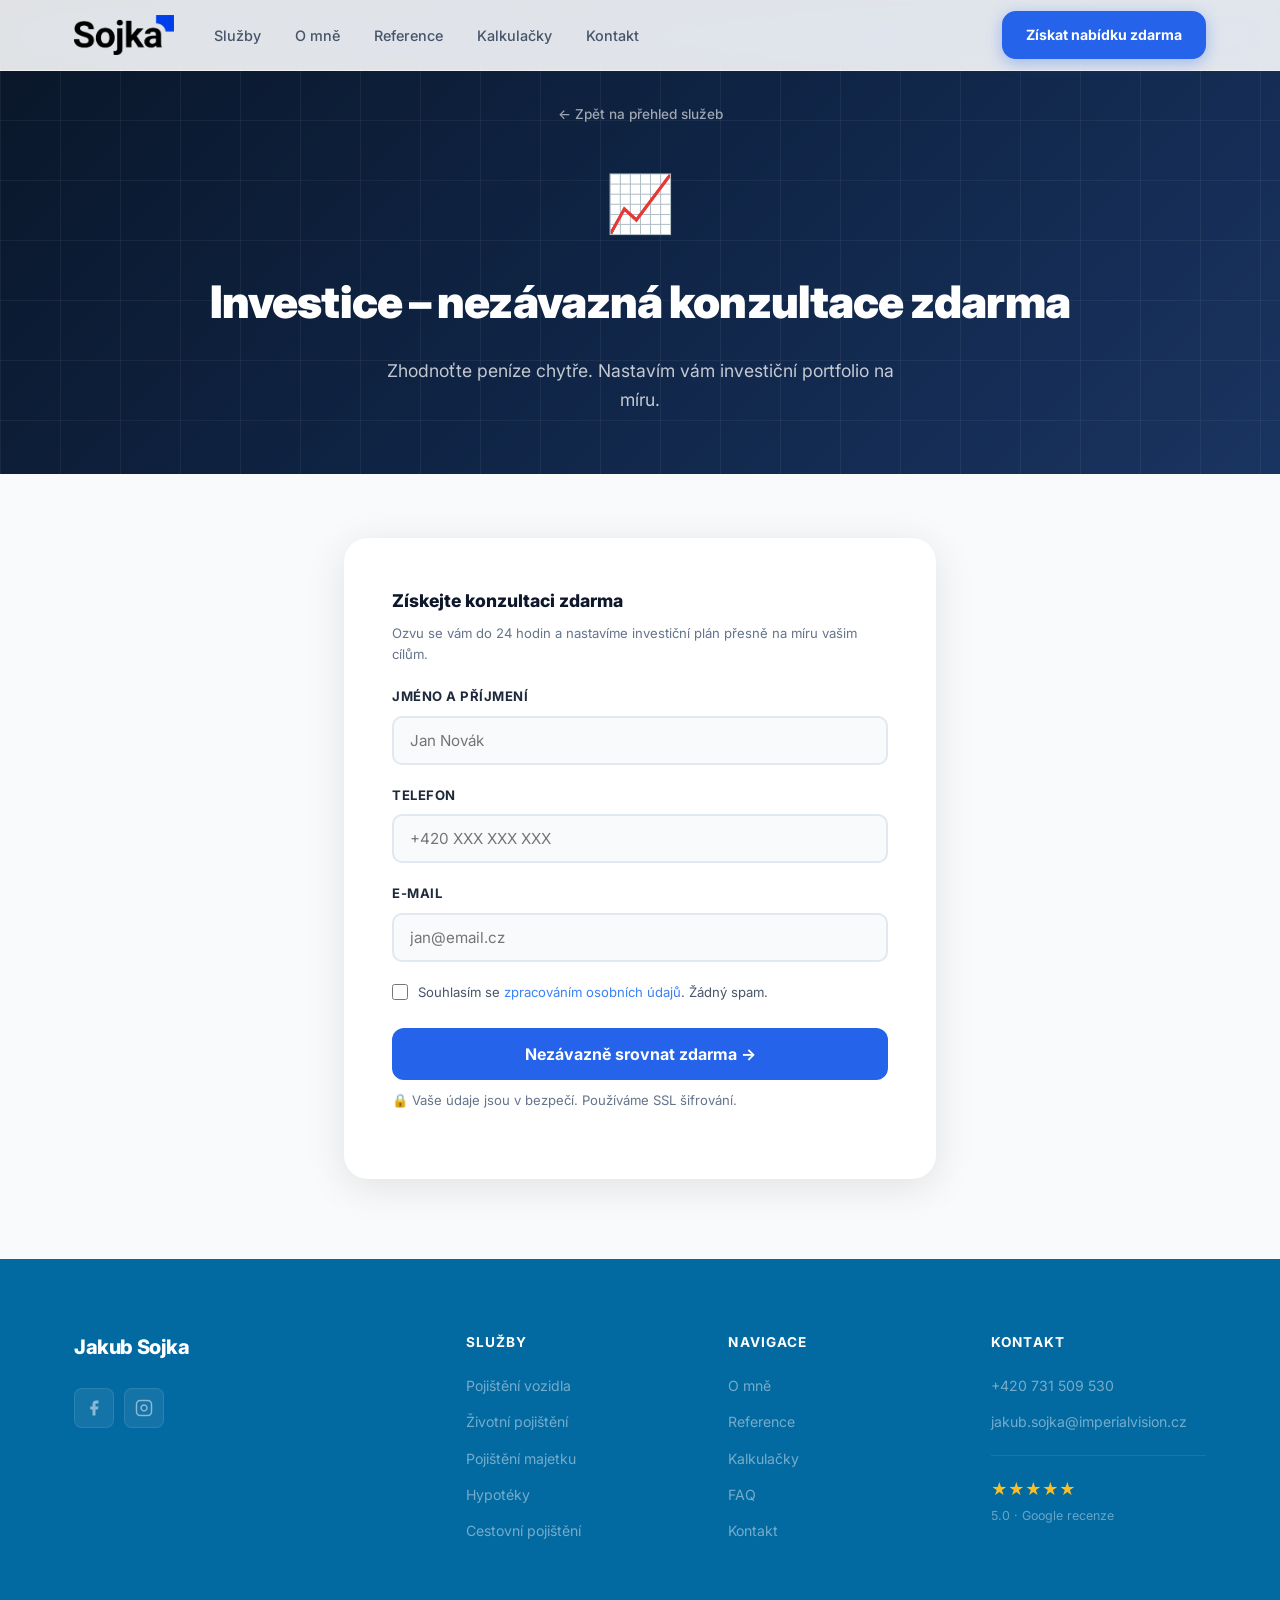
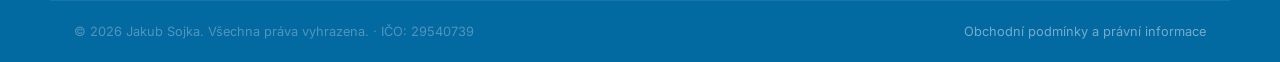
<file: investice.html>
<!DOCTYPE html>
<html lang="cs">
<head>
  <meta charset="UTF-8" />
  <meta name="viewport" content="width=device-width, initial-scale=1.0" />
  <title>Investice – nezávazná konzultace zdarma | Jakub Sojka</title>
  <meta name="description" content="Zhodnoťte peníze chytře. Nastavím vám investiční portfolio na míru. Konzultace zdarma, online, bez závazků." />

  <!-- Open Graph / sociální sítě / SMS náhled -->
  <meta property="og:type" content="website" />
  <meta property="og:title" content="Investice – nezávazná konzultace zdarma | Jakub Sojka" />
  <meta property="og:description" content="Zhodnoťte peníze chytře. Nastavím vám investiční portfolio na míru. Konzultace zdarma, online, bez závazků." />
  <meta name="twitter:card" content="summary" />
  <meta name="twitter:title" content="Investice – nezávazná konzultace zdarma | Jakub Sojka" />
  <meta name="theme-color" content="#0f2445" />
  <link rel="preconnect" href="https://fonts.googleapis.com" />
  <link rel="preconnect" href="https://fonts.gstatic.com" crossorigin />
  <link href="https://fonts.googleapis.com/css2?family=Inter:wght@300;400;500;600;700;800;900&display=swap" rel="stylesheet" />
  <link rel="stylesheet" href="css/style.css?v=3" />
  <style>
    .svc-hero {
      background: linear-gradient(135deg, #0a1628 0%, #0f2445 50%, #1a3461 100%);
      padding: 100px 0 60px; position: relative; overflow: hidden;
    }
    .svc-hero::before {
      content: ''; position: absolute; inset: 0;
      background-image: linear-gradient(rgba(255,255,255,.05) 1px, transparent 1px),
                        linear-gradient(90deg, rgba(255,255,255,.05) 1px, transparent 1px);
      background-size: 60px 60px;
    }
    .svc-hero-inner { position: relative; z-index: 1; text-align: center; }
    .svc-back {
      display: inline-flex; align-items: center; gap: 6px;
      color: rgba(255,255,255,.6); font-size: .85rem; font-weight: 500;
      margin-bottom: 32px; transition: color .2s; text-decoration: none;
    }
    .svc-back:hover { color: #fff; }
    .svc-hero-icon { font-size: 3.5rem; margin-bottom: 16px; }
    .svc-hero h1 { font-size: clamp(1.8rem, 4vw, 2.8rem); font-weight: 900; color: #fff; margin-bottom: 16px; letter-spacing: -.02em; }
    .svc-hero p { font-size: 1.1rem; color: rgba(255,255,255,.75); max-width: 520px; margin: 0 auto; }

    .svc-form-section { padding: 64px 0 80px; background: var(--gray-50); }
    .svc-form-container { max-width: 640px; }
    .svc-form-card {
      background: #fff; border-radius: 24px; padding: 48px;
      box-shadow: 0 8px 40px rgba(0,0,0,.1);
    }
    .svc-form-left h2 { font-size: 1.1rem; font-weight: 800; margin-bottom: 28px; color: var(--text-900); }
    .svc-form-right h2 { font-size: 1.1rem; font-weight: 800; margin-bottom: 8px; color: var(--text-900); }
    .svc-form-right > p { font-size: .82rem; color: var(--text-400); margin-bottom: 20px; }

    .svc-field { margin-bottom: 20px; }
    .svc-label { display: block; font-size: .82rem; font-weight: 700; color: var(--text-700); margin-bottom: 8px; text-transform: uppercase; letter-spacing: .04em; }
    .svc-input {
      width: 100%; padding: 13px 16px; border: 2px solid var(--gray-200);
      border-radius: 10px; font-size: .95rem; color: var(--text-900);
      background: var(--gray-50); transition: border-color .2s, background .2s;
      outline: none; box-sizing: border-box;
    }
    .svc-input:focus { border-color: var(--blue-500); background: #fff; }

    .svc-pills { display: flex; flex-wrap: wrap; gap: 8px; }
    .svc-pill {
      padding: 9px 18px; border: 2px solid var(--gray-200);
      border-radius: 100px; font-size: .85rem; font-weight: 600;
      cursor: pointer; transition: all .2s; background: #fff; color: var(--text-700);
    }
    .svc-pill.active { border-color: var(--blue-600); background: var(--blue-600); color: #fff; }
    .svc-pill:hover:not(.active) { border-color: var(--blue-300); color: var(--blue-600); }

    .svc-range-val { font-weight: 700; color: var(--blue-600); }
    .svc-range {
      width: 100%; height: 6px; border-radius: 3px; margin: 10px 0 4px;
      -webkit-appearance: none; appearance: none;
      background: linear-gradient(to right, var(--blue-500) 0%, var(--blue-500) var(--pct, 30%), var(--gray-200) var(--pct, 30%));
      cursor: pointer;
    }
    .svc-range::-webkit-slider-thumb {
      -webkit-appearance: none; width: 20px; height: 20px;
      border-radius: 50%; background: var(--blue-600);
      border: 3px solid #fff; box-shadow: 0 2px 8px rgba(37,99,235,.4); cursor: pointer;
    }
    .svc-range-limits { display: flex; justify-content: space-between; font-size: .75rem; color: var(--text-300); }

    .svc-trust { margin-top: 20px; padding-top: 20px; border-top: 1px solid var(--gray-200); display: flex; flex-direction: column; gap: 10px; }
    .svc-trust-item { display: flex; align-items: center; gap: 10px; font-size: .82rem; color: var(--text-400); }

    .svc-success { text-align: center; padding: 80px 24px; animation: fadeInUp .5s ease; }
    .svc-success.hidden { display: none; }
    .svc-success .success-icon {
      width: 72px; height: 72px; background: var(--green);
      border-radius: 50%; display: flex; align-items: center; justify-content: center;
      font-size: 2rem; color: #fff; margin: 0 auto 24px;
    }
    .svc-success h3 { font-size: 1.8rem; font-weight: 800; margin-bottom: 8px; }
    .svc-success p { color: var(--text-500); }

    .svc-submit {
      width: 100%; padding: 16px; border: none; border-radius: 12px;
      background: var(--blue-600); color: #fff; font-size: 1rem; font-weight: 700;
      cursor: pointer; transition: all .2s; margin-top: 4px;
    }
    .svc-submit:hover { background: var(--blue-700); transform: translateY(-1px); box-shadow: 0 4px 16px rgba(37,99,235,.4); }
    .svc-submit:disabled { opacity: .6; cursor: not-allowed; transform: none; }

    @media (max-width: 768px) {
      .svc-form-card { grid-template-columns: 1fr; gap: 32px; padding: 28px 20px; }
      .svc-hero { padding: 80px 0 40px; }
    }

    /* Advisor card */
    .advisor-card {
      display: flex; align-items: center; gap: 14px;
      background: linear-gradient(135deg, #f0f7ff, #e8f0fe);
      border: 1px solid #c7d9f5; border-radius: 14px;
      padding: 16px; margin-bottom: 20px;
    }
    .advisor-photo {
      width: 60px; height: 60px; border-radius: 50%;
      object-fit: cover; border: 3px solid #fff;
      box-shadow: 0 2px 8px rgba(37,99,235,.2); flex-shrink: 0;
    }
    .advisor-info { display: flex; flex-direction: column; gap: 2px; }
    .advisor-info strong { font-size: .95rem; font-weight: 800; color: #0f172a; }
    .advisor-info span { font-size: .75rem; color: #475569; }
    .advisor-stars { font-size: .75rem; color: #f59e0b; margin-top: 2px; }
    .advisor-stars em { font-style: normal; color: #64748b; margin-left: 4px; }

    /* Benefits */
    .svc-benefits { display: flex; flex-direction: column; gap: 12px; margin-bottom: 20px; }
    .svc-benefit-item {
      display: flex; align-items: flex-start; gap: 12px;
      padding: 10px 12px; background: #f8fafc; border-radius: 10px;
      border: 1px solid #e2e8f0;
    }
    .svc-benefit-icon { font-size: 1.1rem; flex-shrink: 0; margin-top: 1px; }
    .svc-benefit-item strong { display: block; font-size: .85rem; font-weight: 700; color: #0f172a; }
    .svc-benefit-item span { font-size: .77rem; color: #64748b; }

    /* Logos */
    .svc-logos { margin-bottom: 20px; }
    .svc-logos-label { font-size: .72rem; font-weight: 700; text-transform: uppercase; letter-spacing: .06em; color: #94a3b8; margin-bottom: 10px; }
    .svc-logos-grid {
      display: grid; grid-template-columns: repeat(3, 1fr); gap: 8px;
    }
    .svc-logos-grid img {
      height: 28px; width: 100%; object-fit: contain;
      filter: grayscale(1) opacity(.5); transition: filter .2s;
      padding: 4px 8px; background: #f8fafc; border-radius: 6px; border: 1px solid #e2e8f0;
    }
    .svc-logos-grid img:hover { filter: grayscale(0) opacity(1); }

    /* Contact fields divider */
    .svc-contact-fields {
      padding-top: 18px; border-top: 1px solid #e2e8f0;
    }
    .svc-gdpr { font-size: .75rem; color: var(--text-300); margin-top: 10px; }
  </style>
</head>
<body>

  <!-- NAVBAR -->
  <nav class="navbar" id="navbar">
    <div class="container nav-inner">
      <a href="/" class="logo"><img src="img/sojkalogo.png" alt="Jakub Sojka" /></a>
      <ul class="nav-links" id="navLinks">
        <li><a href="/#sluzby">Služby</a></li>
        <li><a href="/#o-mne">O mně</a></li>
        <li><a href="/#recenze">Reference</a></li>
        <li><a href="kalkulacky">Kalkulačky</a></li>
        <li><a href="/#kontakt">Kontakt</a></li>
      </ul>
      <a href="#" class="btn btn-primary nav-cta open-modal" id="navCta">Získat nabídku zdarma</a>
      <button class="hamburger" id="hamburger" aria-label="Menu">
        <span></span><span></span><span></span>
      </button>
    </div>
  </nav>

  <!-- SERVICE HERO -->
  <section class="svc-hero">
    <div class="container svc-hero-inner">
      <a href="/#sluzby" class="svc-back">← Zpět na přehled služeb</a>
      <div class="svc-hero-icon">📈</div>
      <h1>Investice – nezávazná konzultace zdarma</h1>
      <p>Zhodnoťte peníze chytře. Nastavím vám investiční portfolio na míru.</p>
    </div>
  </section>

  <!-- FORMULÁŘ -->
  <section class="svc-form-section">
    <div class="container svc-form-container">
      <div class="svc-form-card" id="svcFormCard">
        <form id="svcForm" onsubmit="return false;">
          <div class="svc-form-right">
            <h2>Získejte konzultaci zdarma</h2>
            <p>Ozvu se vám do 24 hodin a nastavíme investiční plán přesně na míru vašim cílům.</p>
            <div class="svc-field">
              <label class="svc-label">Jméno a příjmení</label>
              <input type="text" class="svc-input" id="fieldJmeno" placeholder="Jan Novák" required />
            </div>
            <div class="svc-field">
              <label class="svc-label">Telefon</label>
              <input type="tel" class="svc-input" id="fieldTelefon" placeholder="+420 XXX XXX XXX" required />
            </div>
            <div class="svc-field">
              <label class="svc-label">E-mail</label>
              <input type="email" class="svc-input" id="fieldEmail" placeholder="jan@email.cz" required />
            </div>
            <div class="svc-field">
              <label style="display:flex;align-items:flex-start;gap:10px;cursor:pointer;font-size:.82rem;color:var(--text-500);">
                <input type="checkbox" id="fieldGdpr" required style="margin-top:2px;accent-color:var(--blue-600);width:16px;height:16px;flex-shrink:0;" />
                <span>Souhlasím se <a href="#" style="color:var(--blue-500);">zpracováním osobních údajů</a>. Žádný spam.</span>
              </label>
            </div>
            <button type="submit" class="svc-submit" id="svcSubmit">Nezávazně srovnat zdarma →</button>
            <p class="svc-gdpr">🔒 Vaše údaje jsou v bezpečí. Používáme SSL šifrování.</p>
          </div>
        </form>
      </div>

      <div class="svc-success hidden" id="svcSuccess">
        <div class="success-icon">✓</div>
        <h3>Poptávka odeslána!</h3>
        <p>Ozvu se vám do 24 hodin s nejlepší nabídkou. Zcela zdarma.</p>
        <a href="/" class="btn btn-primary" style="margin-top:16px">← Zpět na hlavní stránku</a>
      </div>
    </div>
  </section>

  <!-- FOOTER -->
  <footer class="footer">
    <div class="container footer-inner">
      <div class="footer-brand">
        <div class="logo footer-logo">Jakub&nbsp;<span>Sojka</span></div>
        <div class="footer-social">
          <a href="#" aria-label="Facebook">
            <svg width="18" height="18" viewBox="0 0 24 24" fill="currentColor"><path d="M18 2h-3a5 5 0 0 0-5 5v3H7v4h3v8h4v-8h3l1-4h-4V7a1 1 0 0 1 1-1h3z"/></svg>
          </a>
          <a href="https://www.instagram.com/sojkafinance.cz?igsh=NWQ1djdsenpiNGlw" target="_blank" rel="noopener" aria-label="Instagram">
            <svg width="18" height="18" viewBox="0 0 24 24" fill="none" stroke="currentColor" stroke-width="2"><rect x="2" y="2" width="20" height="20" rx="5" ry="5"/><path d="M16 11.37A4 4 0 1 1 12.63 8 4 4 0 0 1 16 11.37z"/><line x1="17.5" y1="6.5" x2="17.51" y2="6.5"/></svg>
          </a>
        </div>
      </div>
      <div class="footer-links">
        <h4>Služby</h4>
        <ul>
          <li><a href="pojisteni-vozidla">Pojištění vozidla</a></li>
          <li><a href="zivotni-pojisteni">Životní pojištění</a></li>
          <li><a href="pojisteni-majetku">Pojištění majetku</a></li>
          <li><a href="hypoteky-uvery">Hypotéky</a></li>
          <li><a href="cestovni-pojisteni">Cestovní pojištění</a></li>
        </ul>
      </div>
      <div class="footer-links">
        <h4>Navigace</h4>
        <ul>
          <li><a href="/#o-mne">O mně</a></li>
          <li><a href="/#recenze">Reference</a></li>
          <li><a href="kalkulacky">Kalkulačky</a></li>
          <li><a href="/#faq">FAQ</a></li>
          <li><a href="/#kontakt">Kontakt</a></li>
        </ul>
      </div>
      <div class="footer-links">
        <h4>Kontakt</h4>
        <ul>
          <li><a href="tel:+420731509530">+420 731 509 530</a></li>
          <li><a href="mailto:jakub.sojka@imperialvision.cz">jakub.sojka@imperialvision.cz</a></li>
        </ul>
        <div class="footer-rating">
          <div class="fr-stars">★★★★★</div>
          <div class="fr-text">5.0 · Google recenze</div>
        </div>
      </div>
    </div>
    <div class="footer-bottom">
      <div class="container">
        <span>© 2026 Jakub Sojka. Všechna práva vyhrazena. · IČO: 29540739</span>
        <a href="obchodni-podminky">Obchodní podmínky a právní informace</a>
      </div>
    </div>
  </footer>

  <!-- MODAL POPTÁVKA -->
  <div class="modal-overlay hidden" id="poptavkaModal">
    <div class="modal-box">
      <button class="modal-close" id="modalClose">✕</button>
      <h3>Nezávazná poptávka</h3>
      <p>Odpovím do 24 hodin</p>
      <form class="contact-form" id="kontaktForm">
        <div class="form-row">
          <div class="form-group">
            <label>Celé jméno</label>
            <input type="text" id="kontJmeno" placeholder="Jan Novák" required />
          </div>
          <div class="form-group">
            <label>Telefon</label>
            <input type="tel" id="kontTelefon" placeholder="+420 XXX XXX XXX" required />
          </div>
        </div>
        <div class="form-group">
          <label>E-mail</label>
          <input type="email" id="kontEmail" placeholder="jan@email.cz" required />
        </div>
        <div class="form-group">
          <label>O co máte zájem?</label>
          <select id="kontTyp">
            <option value="" disabled hidden>Vyberte typ služby</option>
            <option value="auto">🚗 Pojištění vozidla</option>
            <option value="zivot">❤️ Životní pojištění</option>
            <option value="majetek">🏠 Pojištění majetku</option>
            <option value="hypoteka">🏦 Hypotéka</option>
            <option value="uvery">💳 Spotřebitelský úvěr</option>
            <option value="cestovni">✈️ Cestovní pojištění</option>
            <option value="investice" selected>📈 Investice</option>
            <option value="penze">🏖️ Penze</option>
            <option value="jine">💬 Jiné</option>
          </select>
        </div>
        <div class="form-group">
          <label>Zpráva <span class="optional">(nepovinné)</span></label>
          <textarea id="kontZprava" placeholder="Popište co potřebujete..." rows="3"></textarea>
        </div>
        <button type="submit" class="btn btn-primary btn-full btn-glow">Odeslat poptávku →</button>
        <p class="form-gdpr">Odesláním souhlasíte se <a href="#">zpracováním osobních údajů</a>. Žádný spam.</p>
      </form>
      <div class="kontakt-success hidden" id="kontaktSuccess">
        <div class="success-icon">✓</div>
        <h3>Zpráva odeslána!</h3>
        <p>Ozvu se vám co nejdříve.</p>
      </div>
    </div>
  </div>

  <script src="js/sheets.js"></script>
  <script src="js/main.js"></script>
  <script>
    document.addEventListener('DOMContentLoaded', () => {
      const form = document.getElementById('svcForm');
      if (form) {
        form.addEventListener('submit', async (e) => {
          e.preventDefault();
          const btn = document.getElementById('svcSubmit');
          btn.textContent = 'Odesílám...';
          btn.disabled = true;

          const data = {
            typ: 'investice',
            jmeno: document.getElementById('fieldJmeno').value,
            telefon: document.getElementById('fieldTelefon').value,
            email: document.getElementById('fieldEmail').value,
            zdroj: 'investice'
          };

          await saveLead(data);

          document.getElementById('svcFormCard').style.display = 'none';
          document.getElementById('svcSuccess').classList.remove('hidden');
        });
      }
    });
  </script>
</body>
</html>
</file>
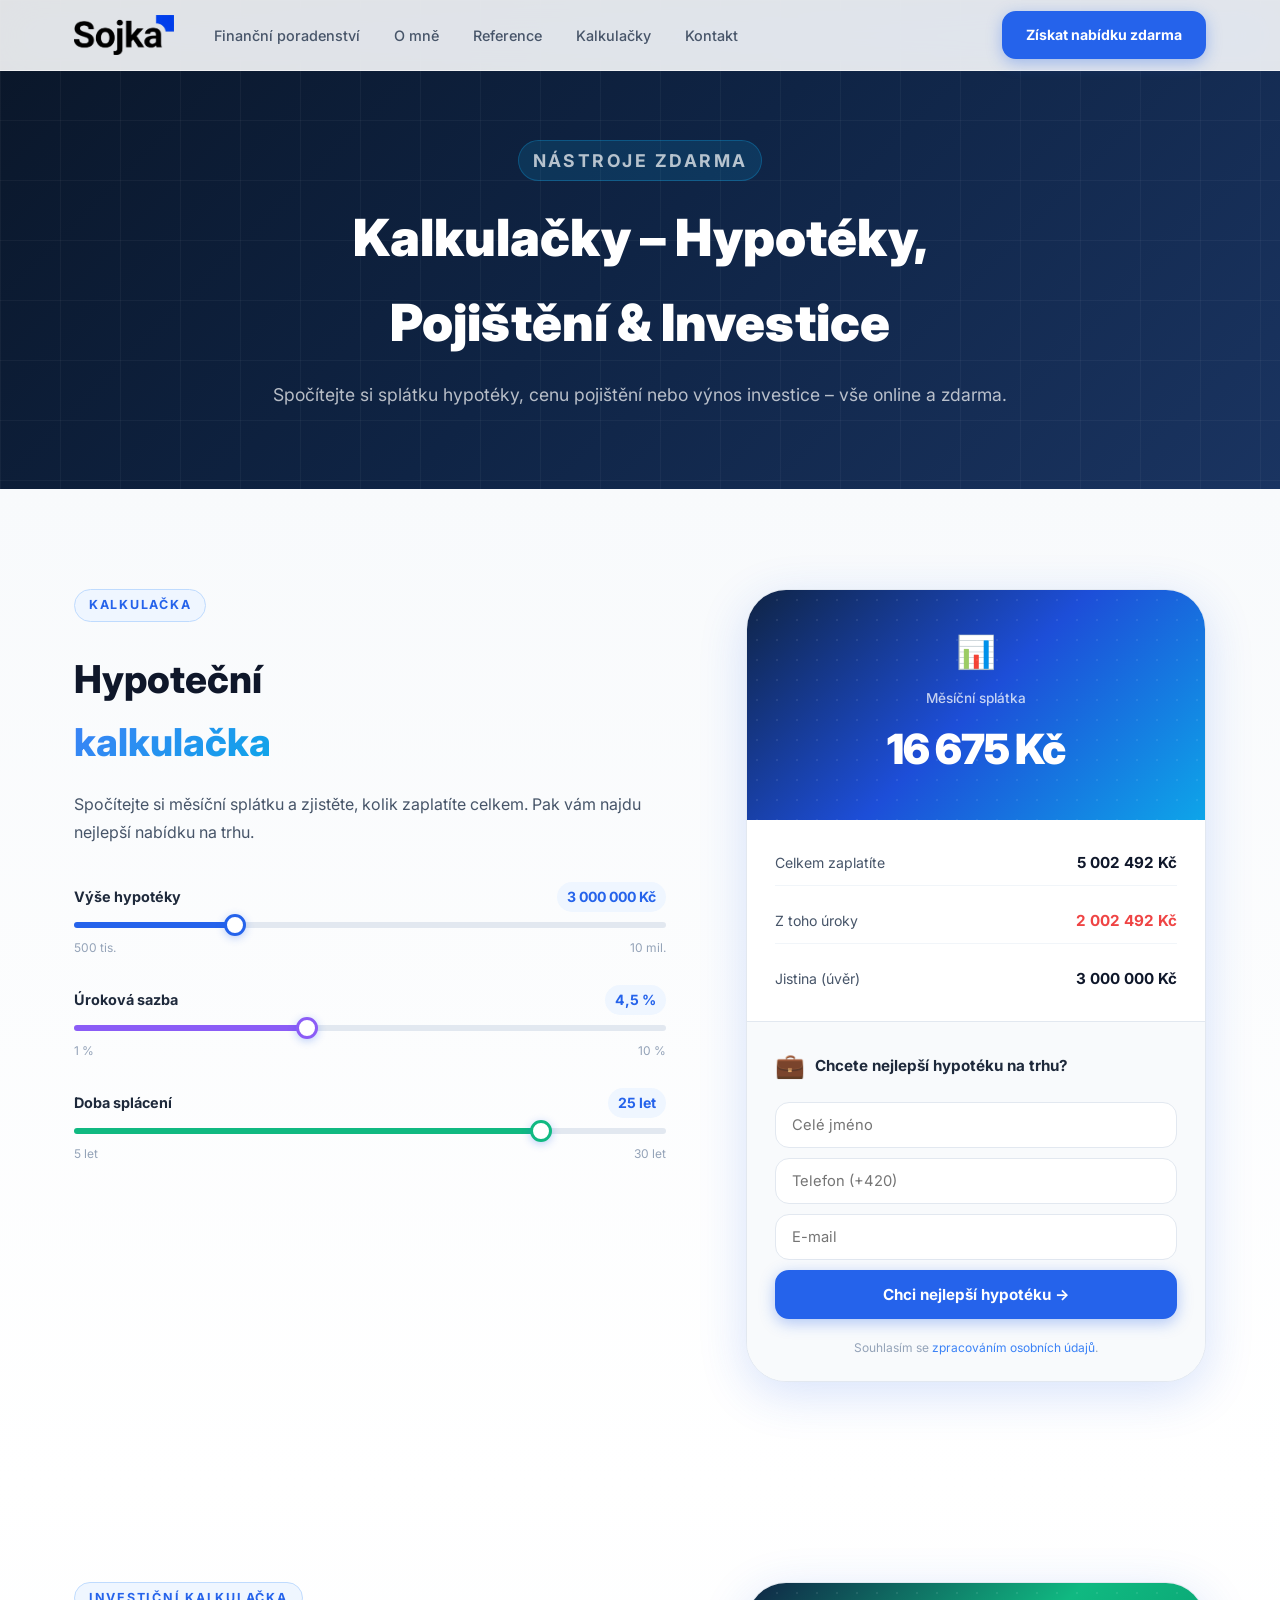
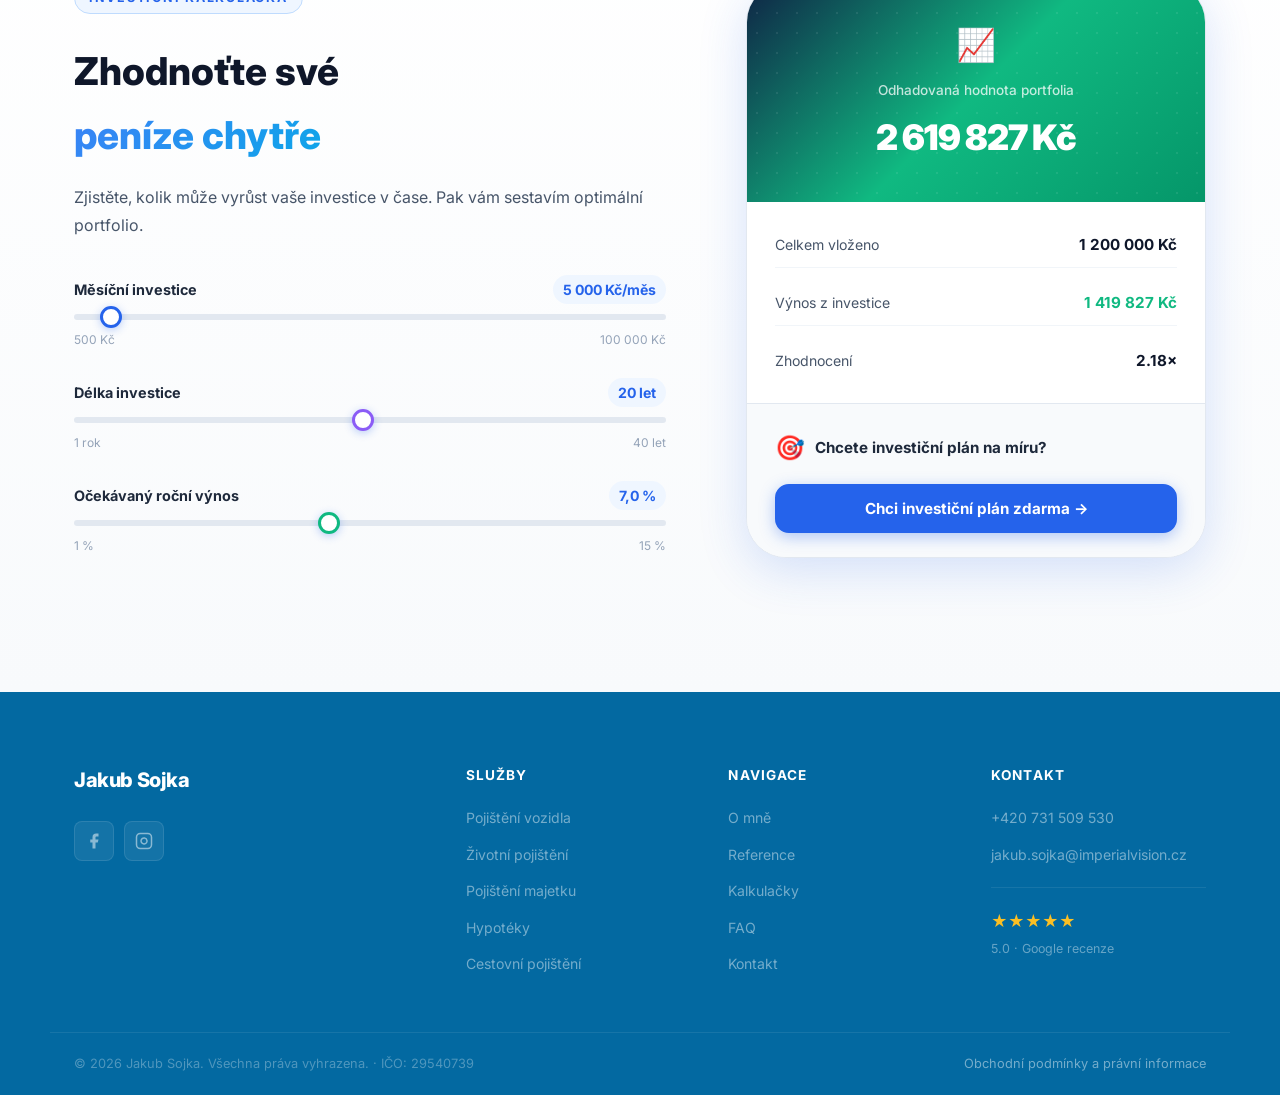
<file: kalkulacky.html>
<!DOCTYPE html>
<html lang="cs">
<head>
  <meta charset="UTF-8" />
  <meta name="viewport" content="width=device-width, initial-scale=1.0" />
  <title>Kalkulačky – Hypotéky, Pojištění & Investice | Jakub Sojka</title>
  <meta name="description" content="Hypoteční kalkulačka, kalkulačka pojištění a investiční kalkulačka. Zdarma, online, bez závazků." />

  <!-- Open Graph / sociální sítě / SMS náhled -->
  <meta property="og:type" content="website" />
  <meta property="og:title" content="Kalkulačky – Hypotéky, Pojištění & Investice | Jakub Sojka" />
  <meta property="og:description" content="Hypoteční kalkulačka, kalkulačka pojištění a investiční kalkulačka. Zdarma, online, bez závazků." />
  <meta name="twitter:card" content="summary" />
  <meta name="twitter:title" content="Kalkulačky – Hypotéky, Pojištění & Investice | Jakub Sojka" />
  <meta name="theme-color" content="#0f2445" />
  <link rel="preconnect" href="https://fonts.googleapis.com" />
  <link rel="preconnect" href="https://fonts.gstatic.com" crossorigin />
  <link href="https://fonts.googleapis.com/css2?family=Inter:wght@300;400;500;600;700;800;900&display=swap" rel="stylesheet" />
  <link rel="stylesheet" href="css/style.css?v=3" />
  <style>
    /* Kalkulačky page specific styles */
    .kalkulacky-hero {
      background: linear-gradient(135deg, #0a1628 0%, #0f2445 50%, #1a3461 100%);
      padding: 140px 0 80px; text-align: center; position: relative; overflow: hidden;
    }
    .kalkulacky-hero::before {
      content: ''; position: absolute; inset: 0;
      background-image: linear-gradient(rgba(255,255,255,.04) 1px, transparent 1px),
                        linear-gradient(90deg, rgba(255,255,255,.04) 1px, transparent 1px);
      background-size: 60px 60px;
    }
    .kalkulacky-hero h1 { font-size: clamp(2rem, 4vw, 3.2rem); font-weight: 900; color: #fff; margin-bottom: 16px; position: relative; z-index: 1; }
    .kalkulacky-hero p { font-size: 1.1rem; color: rgba(255,255,255,.7); position: relative; z-index: 1; }
    .kalkulacky-hero .section-tag { position: relative; z-index: 1; }

    /* Invest calculator */
    .invest-kalk { background: linear-gradient(180deg, var(--white) 0%, var(--gray-50) 100%); }
    .invest-result {
      background: var(--white); border-radius: var(--r-2xl);
      border: 1px solid var(--gray-200); overflow: hidden;
      box-shadow: var(--sh-lg); position: sticky; top: 90px;
    }
    .invest-result-main {
      padding: 36px 32px; text-align: center;
      background: linear-gradient(135deg, #0f2445, #10b981, #059669);
      position: relative; overflow: hidden;
    }
    .invest-result-main::before {
      content: ''; position: absolute; inset: 0;
      background-image: radial-gradient(rgba(255,255,255,.08) 1px, transparent 1px);
      background-size: 20px 20px;
    }
    .invest-result-icon { font-size: 2rem; margin-bottom: 8px; position: relative; z-index: 1; }
    .invest-result-label { font-size: .85rem; color: rgba(255,255,255,.75); font-weight: 500; margin-bottom: 6px; position: relative; z-index: 1; }
    .invest-result-value { font-size: 2.2rem; font-weight: 900; color: var(--white); letter-spacing: -.03em; position: relative; z-index: 1; }
    .invest-result-details { padding: 20px 28px; display: flex; flex-direction: column; gap: 12px; }
    .invest-detail { display: flex; justify-content: space-between; align-items: center; padding: 10px 0; border-bottom: 1px solid var(--gray-100); }
    .invest-detail:last-child { border-bottom: none; }
    .invest-detail span { font-size: .88rem; color: var(--text-500); }
    .invest-detail strong { font-size: .95rem; color: var(--text-900); font-weight: 700; }
    .invest-detail--highlight strong { color: var(--green); }
    .invest-cta-block { padding: 24px 28px; border-top: 1px solid var(--gray-200); background: var(--gray-50); }

    @media (max-width: 860px) {
      .kalkulacky-hero { padding: 100px 0 48px; }
      .invest-kalk { padding: 64px 0 !important; }
      .invest-result-main { padding: 24px 20px; }
      .invest-result-value { font-size: 1.8rem; }
      .invest-result-details { padding: 16px 20px; }
      .invest-cta-block { padding: 16px 20px; }
    }

    @media (max-width: 540px) {
      .kalkulacky-hero { padding: 80px 0 36px; }
      .kalkulacky-hero h1 { font-size: 1.75rem; }
      .invest-result-value { font-size: 1.6rem; }
    }
  </style>
</head>
<body>

  <!-- NAVBAR -->
  <nav class="navbar" id="navbar">
    <div class="container nav-inner">
      <a href="/" class="logo"><img src="img/sojkalogo.png" alt="Jakub Sojka" /></a>
      <ul class="nav-links" id="navLinks">
        <li><a href="/#sluzby">Finanční poradenství</a></li>
        <li><a href="/#o-mne">O mně</a></li>
        <li><a href="/#recenze">Reference</a></li>
        <li><a href="kalkulacky" class="nav-active">Kalkulačky</a></li>
        <li><a href="/#kontakt">Kontakt</a></li>
      </ul>
      <a href="#" class="btn btn-primary nav-cta open-modal" id="navCta">Získat nabídku zdarma</a>
      <button class="hamburger" id="hamburger" aria-label="Menu">
        <span></span><span></span><span></span>
      </button>
    </div>
  </nav>

  <!-- HERO -->
  <section class="kalkulacky-hero">
    <div class="container">
      <p class="section-tag section-tag--light">Nástroje zdarma</p>
      <h1>Kalkulačky – Hypotéky,<br />Pojištění &amp; Investice</h1>
      <p>Spočítejte si splátku hypotéky, cenu pojištění nebo výnos investice – vše online a zdarma.</p>
    </div>
  </section>

  <!-- HYPOTEČNÍ KALKULAČKA -->
  <section class="hypoteka" id="hypoteka">
    <div class="container">
      <div class="hypoteka-inner">
        <div class="hypoteka-left reveal">
          <p class="section-tag">Kalkulačka</p>
          <h2>Hypoteční<br /><span class="gradient-text-blue">kalkulačka</span></h2>
          <p class="hypoteka-sub">Spočítejte si měsíční splátku a zjistěte, kolik zaplatíte celkem. Pak vám najdu nejlepší nabídku na trhu.</p>

          <div class="calc-form">
            <div class="calc-field">
              <label>Výše hypotéky <span class="calc-live" id="calcVyseDisplay">3 000 000 Kč</span></label>
              <input type="range" id="calcVyseRange" min="500000" max="10000000" step="100000" value="3000000" class="calc-range" />
              <div class="range-labels"><span>500 tis.</span><span>10 mil.</span></div>
            </div>
            <div class="calc-field">
              <label>Úroková sazba <span class="calc-live" id="calcSazbaDisplay">4,5 %</span></label>
              <input type="range" id="calcSazbaRange" min="1" max="10" step="0.1" value="4.5" class="calc-range calc-range--purple" />
              <div class="range-labels"><span>1 %</span><span>10 %</span></div>
            </div>
            <div class="calc-field">
              <label>Doba splácení <span class="calc-live" id="calcDobaDisplay">25 let</span></label>
              <input type="range" id="calcDobaRange" min="5" max="30" step="1" value="25" class="calc-range calc-range--green" />
              <div class="range-labels"><span>5 let</span><span>30 let</span></div>
            </div>
          </div>
        </div>

        <div class="hypoteka-right reveal reveal--delay-1">
          <div class="calc-result" id="calcResult">
            <div class="calc-result-main">
              <div class="calc-result-icon">📊</div>
              <p class="calc-result-label">Měsíční splátka</p>
              <p class="calc-result-value" id="calcSplatka">15 830 Kč</p>
            </div>
            <div class="calc-result-details">
              <div class="calc-detail">
                <span>Celkem zaplatíte</span>
                <strong id="calcCelkem">–</strong>
              </div>
              <div class="calc-detail calc-detail--highlight">
                <span>Z toho úroky</span>
                <strong id="calcUroky">–</strong>
              </div>
              <div class="calc-detail">
                <span>Jistina (úvěr)</span>
                <strong id="calcJistina">–</strong>
              </div>
            </div>

            <div class="calc-cta-block">
              <div class="calc-cta-header">
                <div class="calc-cta-icon">💼</div>
                <p>Chcete nejlepší hypotéku na trhu?</p>
              </div>
              <div class="calc-contact-form" id="calcContactForm">
                <input type="text" id="calcJmeno" placeholder="Celé jméno" />
                <input type="tel" id="calcTelefon" placeholder="Telefon (+420)" />
                <input type="email" id="calcEmail" placeholder="E-mail" />
                <button class="btn btn-primary btn-full btn-glow" id="calcSubmit">Chci nejlepší hypotéku →</button>
                <p class="form-gdpr">Souhlasím se <a href="#">zpracováním osobních údajů</a>.</p>
              </div>
              <div class="calc-success hidden" id="calcSuccess">
                <div class="success-icon">✓</div>
                <p>Ozveme se vám do 24 hodin!</p>
              </div>
            </div>
          </div>
        </div>
      </div>
    </div>
  </section>

  <!-- INVESTIČNÍ KALKULAČKA -->
  <section class="invest-kalk" id="investice" style="padding: 100px 0;">
    <div class="container">
      <div class="hypoteka-inner">
        <div class="hypoteka-left reveal">
          <p class="section-tag">Investiční kalkulačka</p>
          <h2>Zhodnoťte své<br /><span class="gradient-text-blue">peníze chytře</span></h2>
          <p class="hypoteka-sub">Zjistěte, kolik může vyrůst vaše investice v čase. Pak vám sestavím optimální portfolio.</p>

          <div class="calc-form">
            <div class="calc-field">
              <label>Měsíční investice <span class="calc-live" id="investVyseDisplay">5 000 Kč/měs</span></label>
              <input type="range" id="investVyseRange" min="500" max="100000" step="500" value="5000" class="calc-range" />
              <div class="range-labels"><span>500 Kč</span><span>100 000 Kč</span></div>
            </div>
            <div class="calc-field">
              <label>Délka investice <span class="calc-live" id="investDobaDisplay">20 let</span></label>
              <input type="range" id="investDobaRange" min="1" max="40" step="1" value="20" class="calc-range calc-range--purple" />
              <div class="range-labels"><span>1 rok</span><span>40 let</span></div>
            </div>
            <div class="calc-field">
              <label>Očekávaný roční výnos <span class="calc-live" id="investSazbaDisplay">7 %</span></label>
              <input type="range" id="investSazbaRange" min="1" max="15" step="0.5" value="7" class="calc-range calc-range--green" />
              <div class="range-labels"><span>1 %</span><span>15 %</span></div>
            </div>
          </div>
        </div>

        <div class="hypoteka-right reveal reveal--delay-1">
          <div class="invest-result">
            <div class="invest-result-main">
              <div class="invest-result-icon">📈</div>
              <p class="invest-result-label">Odhadovaná hodnota portfolia</p>
              <p class="invest-result-value" id="investHodnota">3 690 000 Kč</p>
            </div>
            <div class="invest-result-details">
              <div class="invest-detail">
                <span>Celkem vloženo</span>
                <strong id="investVlozeno">–</strong>
              </div>
              <div class="invest-detail invest-detail--highlight">
                <span>Výnos z investice</span>
                <strong id="investZisk">–</strong>
              </div>
              <div class="invest-detail">
                <span>Zhodnocení</span>
                <strong id="investMult">–</strong>
              </div>
            </div>
            <div class="invest-cta-block">
              <div class="calc-cta-header">
                <div class="calc-cta-icon">🎯</div>
                <p>Chcete investiční plán na míru?</p>
              </div>
              <button class="btn btn-primary btn-full btn-glow open-modal" style="margin-top: 0;">
                Chci investiční plán zdarma →
              </button>
            </div>
          </div>
        </div>
      </div>
    </div>
  </section>

  <!-- FOOTER -->
  <footer class="footer">
    <div class="container footer-inner">
      <div class="footer-brand">
        <div class="logo footer-logo">Jakub&nbsp;<span>Sojka</span></div>
        <div class="footer-social">
          <a href="#" aria-label="Facebook">
            <svg width="18" height="18" viewBox="0 0 24 24" fill="currentColor"><path d="M18 2h-3a5 5 0 0 0-5 5v3H7v4h3v8h4v-8h3l1-4h-4V7a1 1 0 0 1 1-1h3z"/></svg>
          </a>
          <a href="https://www.instagram.com/sojkafinance.cz?igsh=NWQ1djdsenpiNGlw" target="_blank" rel="noopener" aria-label="Instagram">
            <svg width="18" height="18" viewBox="0 0 24 24" fill="none" stroke="currentColor" stroke-width="2"><rect x="2" y="2" width="20" height="20" rx="5" ry="5"/><path d="M16 11.37A4 4 0 1 1 12.63 8 4 4 0 0 1 16 11.37z"/><line x1="17.5" y1="6.5" x2="17.51" y2="6.5"/></svg>
          </a>
        </div>
      </div>
      <div class="footer-links">
        <h4>Služby</h4>
        <ul>
          <li><a href="/#sluzby">Pojištění vozidla</a></li>
          <li><a href="/#sluzby">Životní pojištění</a></li>
          <li><a href="/#sluzby">Pojištění majetku</a></li>
          <li><a href="kalkulacky#hypoteka">Hypotéky</a></li>
          <li><a href="/#sluzby">Cestovní pojištění</a></li>
        </ul>
      </div>
      <div class="footer-links">
        <h4>Navigace</h4>
        <ul>
          <li><a href="/#o-mne">O mně</a></li>
          <li><a href="/#recenze">Reference</a></li>
          <li><a href="kalkulacky">Kalkulačky</a></li>
          <li><a href="/#faq">FAQ</a></li>
          <li><a href="/#kontakt">Kontakt</a></li>
        </ul>
      </div>
      <div class="footer-links">
        <h4>Kontakt</h4>
        <ul>
          <li><a href="tel:+420731509530">+420 731 509 530</a></li>
          <li><a href="mailto:jakub.sojka@imperialvision.cz">jakub.sojka@imperialvision.cz</a></li>
        </ul>
        <div class="footer-rating">
          <div class="fr-stars">★★★★★</div>
          <div class="fr-text">5.0 · Google recenze</div>
        </div>
      </div>
    </div>
    <div class="footer-bottom">
      <div class="container">
        <span>© 2026 Jakub Sojka. Všechna práva vyhrazena. · IČO: 29540739</span>
        <a href="obchodni-podminky">Obchodní podmínky a právní informace</a>
      </div>
    </div>
  </footer>

  <!-- MODAL POPTÁVKA -->
  <div class="modal-overlay hidden" id="poptavkaModal">
    <div class="modal-box">
      <button class="modal-close" id="modalClose">✕</button>
      <h3>Nezávazná poptávka</h3>
      <p>Odpovím do 24 hodin</p>
      <form class="contact-form" id="kontaktForm">
        <div class="form-row">
          <div class="form-group">
            <label>Celé jméno</label>
            <input type="text" id="kontJmeno" placeholder="Jan Novák" required />
          </div>
          <div class="form-group">
            <label>Telefon</label>
            <input type="tel" id="kontTelefon" placeholder="+420 XXX XXX XXX" required />
          </div>
        </div>
        <div class="form-group">
          <label>E-mail</label>
          <input type="email" id="kontEmail" placeholder="jan@email.cz" required />
        </div>
        <div class="form-group">
          <label>O co máte zájem?</label>
          <select id="kontTyp">
            <option value="" selected disabled hidden>Vyberte typ služby</option>
            <option value="auto">🚗 Pojištění vozidla</option>
            <option value="zivot">❤️ Životní pojištění</option>
            <option value="majetek">🏠 Pojištění majetku</option>
            <option value="hypoteka">🏦 Hypotéka</option>
            <option value="uvery">💳 Spotřebitelský úvěr</option>
            <option value="cestovni">✈️ Cestovní pojištění</option>
            <option value="investice">📈 Investice</option>
            <option value="penze">🏖️ Penze</option>
            <option value="jine">💬 Jiné</option>
          </select>
        </div>
        <div class="form-group">
          <label>Zpráva <span class="optional">(nepovinné)</span></label>
          <textarea id="kontZprava" placeholder="Popište co potřebujete..." rows="3"></textarea>
        </div>
        <button type="submit" class="btn btn-primary btn-full btn-glow">Odeslat poptávku →</button>
        <p class="form-gdpr">Odesláním souhlasíte se <a href="#">zpracováním osobních údajů</a>. Žádný spam.</p>
      </form>
      <div class="kontakt-success hidden" id="kontaktSuccess">
        <div class="success-icon">✓</div>
        <h3>Zpráva odeslána!</h3>
        <p>Ozvu se vám co nejdříve.</p>
      </div>
    </div>
  </div>

  <script src="js/sheets.js"></script>
  <script src="js/kalkulacky.js"></script>
</body>
</html>
</file>
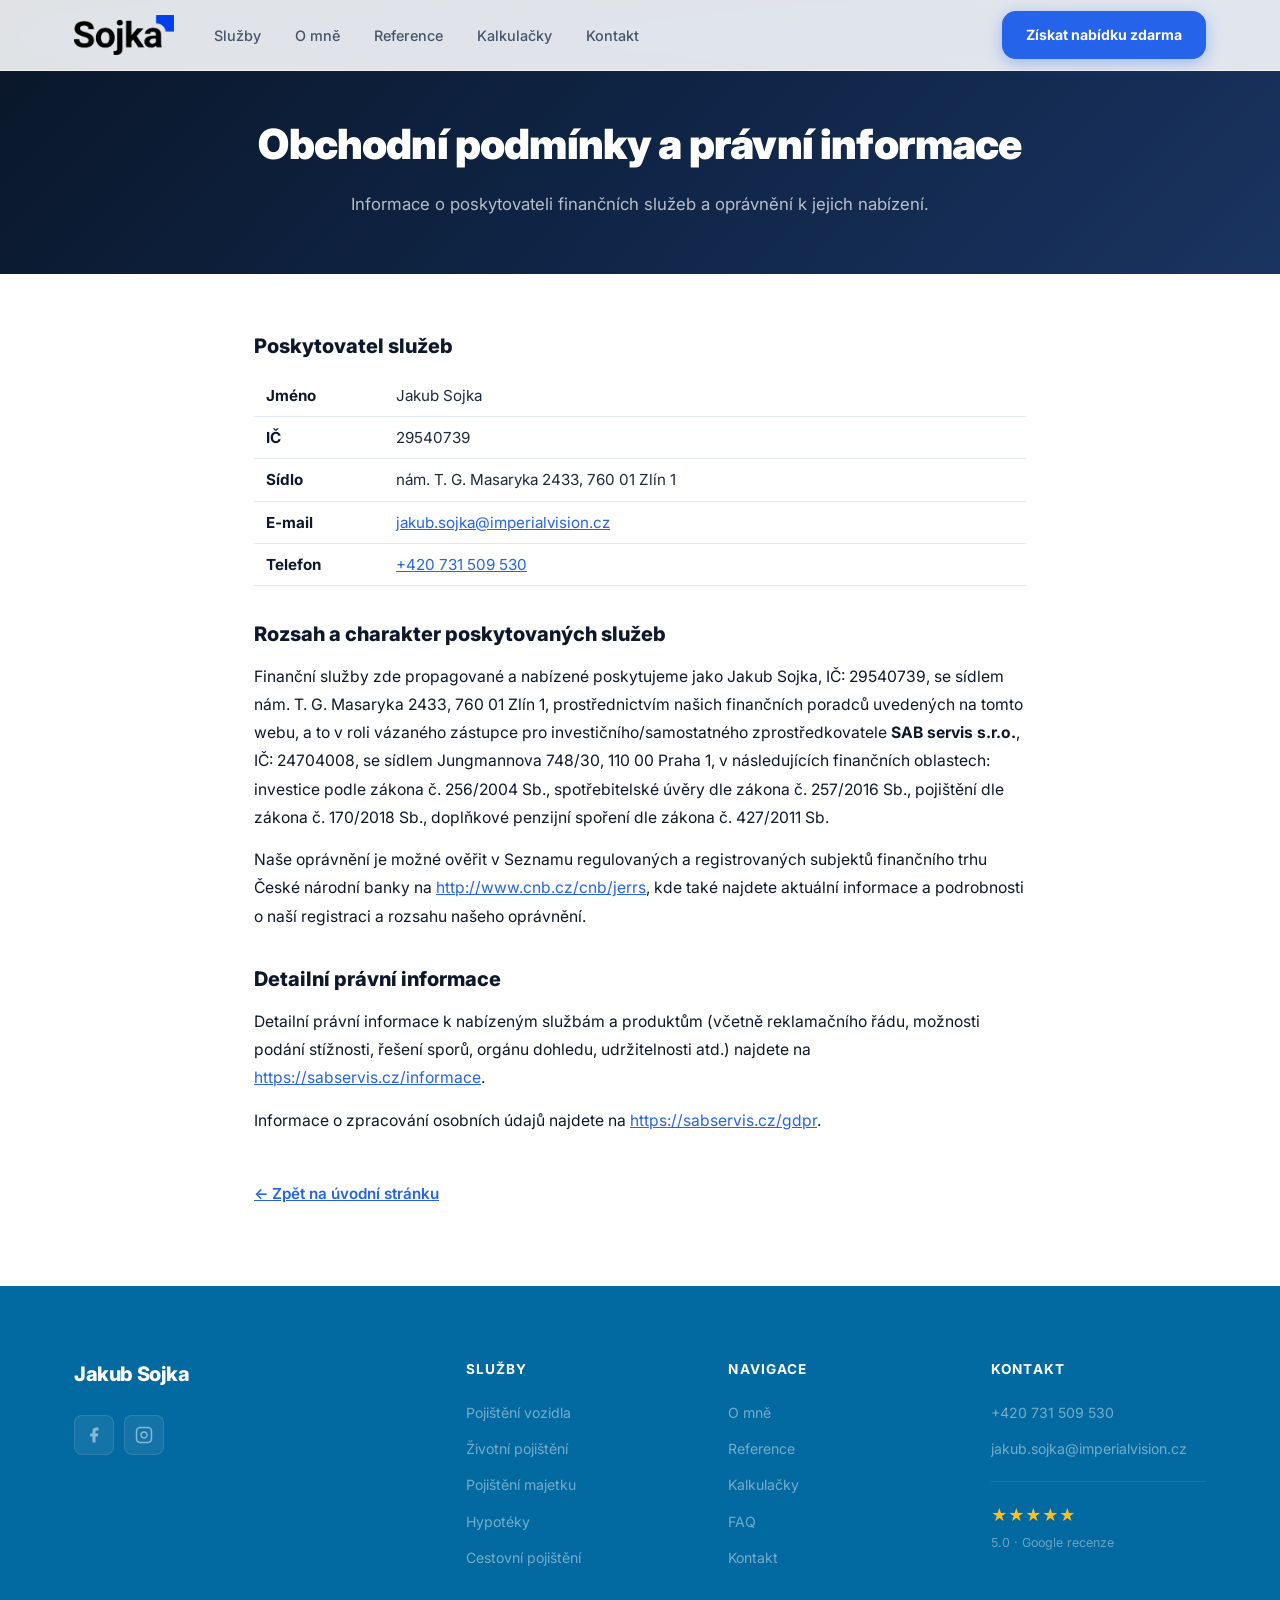
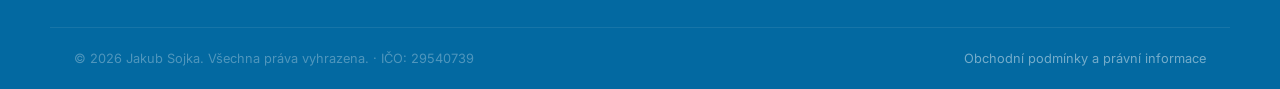
<file: obchodni-podminky.html>
<!DOCTYPE html>
<html lang="cs">
<head>
  <meta charset="UTF-8" />
  <meta name="viewport" content="width=device-width, initial-scale=1.0" />
  <title>Obchodní podmínky a právní informace | Jakub Sojka</title>
  <meta name="description" content="Obchodní podmínky a právní informace k finančním službám poskytovaným Jakubem Sojkou (vázaný zástupce SAB servis s.r.o.)." />
  <meta name="robots" content="index,follow" />
  <meta name="theme-color" content="#0f2445" />
  <link rel="preconnect" href="https://fonts.googleapis.com" />
  <link rel="preconnect" href="https://fonts.gstatic.com" crossorigin />
  <link href="https://fonts.googleapis.com/css2?family=Inter:wght@300;400;500;600;700;800;900&display=swap" rel="stylesheet" />
  <link rel="stylesheet" href="css/style.css?v=3" />
  <style>
    .legal-hero {
      background: linear-gradient(135deg, #0a1628 0%, #0f2445 50%, #1a3461 100%);
      padding: 110px 0 56px; text-align: center;
    }
    .legal-hero h1 { color: #fff; font-size: clamp(1.8rem, 4vw, 2.6rem); font-weight: 900; letter-spacing: -.02em; }
    .legal-hero p { color: rgba(255,255,255,.7); margin-top: 12px; font-size: 1.05rem; }
    .legal-wrap { max-width: 820px; margin: 0 auto; padding: 56px 24px 80px; }
    .legal-wrap h2 { font-size: 1.25rem; font-weight: 800; color: var(--text-900); margin: 32px 0 12px; }
    .legal-wrap h2:first-child { margin-top: 0; }
    .legal-wrap p { color: var(--text-600); line-height: 1.8; margin-bottom: 14px; font-size: .98rem; }
    .legal-wrap a { color: var(--blue-600); text-decoration: underline; word-break: break-word; }
    .legal-table { width: 100%; border-collapse: collapse; margin: 8px 0 20px; }
    .legal-table td { padding: 8px 12px; border-bottom: 1px solid var(--gray-200); font-size: .95rem; color: var(--text-700); }
    .legal-table td:first-child { font-weight: 700; width: 130px; color: var(--text-900); }
    .legal-back {
      display: inline-flex; align-items: center; gap: 6px; margin-top: 32px;
      color: var(--blue-600); font-weight: 600; text-decoration: none; font-size: .95rem;
    }
    .legal-back:hover { text-decoration: underline; }
  </style>
</head>
<body>

  <!-- NAVBAR -->
  <nav class="navbar" id="navbar">
    <div class="container nav-inner">
      <a href="/" class="logo"><img src="img/sojkalogo.png" alt="Jakub Sojka" /></a>
      <ul class="nav-links" id="navLinks">
        <li><a href="/#sluzby">Služby</a></li>
        <li><a href="/#o-mne">O mně</a></li>
        <li><a href="/#recenze">Reference</a></li>
        <li><a href="kalkulacky">Kalkulačky</a></li>
        <li><a href="/#kontakt">Kontakt</a></li>
      </ul>
      <a href="/#kontakt" class="btn btn-primary nav-cta">Získat nabídku zdarma</a>
      <button class="hamburger" id="hamburger" aria-label="Menu">
        <span></span><span></span><span></span>
      </button>
    </div>
  </nav>

  <section class="legal-hero">
    <div class="container">
      <h1>Obchodní podmínky a právní informace</h1>
      <p>Informace o poskytovateli finančních služeb a oprávnění k jejich nabízení.</p>
    </div>
  </section>

  <div class="legal-wrap">
    <h2>Poskytovatel služeb</h2>
    <table class="legal-table">
      <tr><td>Jméno</td><td>Jakub Sojka</td></tr>
      <tr><td>IČ</td><td>29540739</td></tr>
      <tr><td>Sídlo</td><td>nám. T. G. Masaryka 2433, 760&nbsp;01 Zlín&nbsp;1</td></tr>
      <tr><td>E-mail</td><td><a href="mailto:jakub.sojka@imperialvision.cz">jakub.sojka@imperialvision.cz</a></td></tr>
      <tr><td>Telefon</td><td><a href="tel:+420731509530">+420 731 509 530</a></td></tr>
    </table>

    <h2>Rozsah a charakter poskytovaných služeb</h2>
    <p>
      Finanční služby zde propagované a nabízené poskytujeme jako Jakub Sojka,
      IČ:&nbsp;29540739, se sídlem nám. T. G. Masaryka 2433, 760&nbsp;01 Zlín&nbsp;1,
      prostřednictvím našich finančních poradců uvedených na tomto webu, a to v
      roli vázaného zástupce pro investičního/samostatného zprostředkovatele
      <strong>SAB servis s.r.o.</strong>, IČ:&nbsp;24704008, se sídlem
      Jungmannova 748/30, 110&nbsp;00 Praha&nbsp;1, v následujících finančních
      oblastech: investice podle zákona č. 256/2004 Sb., spotřebitelské úvěry dle
      zákona č. 257/2016 Sb., pojištění dle zákona č. 170/2018 Sb., doplňkové
      penzijní spoření dle zákona č. 427/2011 Sb.
    </p>
    <p>
      Naše oprávnění je možné ověřit v Seznamu regulovaných a registrovaných
      subjektů finančního trhu České národní banky na
      <a href="http://www.cnb.cz/cnb/jerrs" target="_blank" rel="noopener">http://www.cnb.cz/cnb/jerrs</a>,
      kde také najdete aktuální informace a podrobnosti o naší registraci a
      rozsahu našeho oprávnění.
    </p>

    <h2>Detailní právní informace</h2>
    <p>
      Detailní právní informace k nabízeným službám a produktům (včetně
      reklamačního řádu, možnosti podání stížnosti, řešení sporů, orgánu dohledu,
      udržitelnosti atd.) najdete na
      <a href="https://sabservis.cz/informace" target="_blank" rel="noopener">https://sabservis.cz/informace</a>.
    </p>
    <p>
      Informace o zpracování osobních údajů najdete na
      <a href="https://sabservis.cz/gdpr" target="_blank" rel="noopener">https://sabservis.cz/gdpr</a>.
    </p>

    <a href="/" class="legal-back">← Zpět na úvodní stránku</a>
  </div>

  <!-- FOOTER -->
  <footer class="footer">
    <div class="container footer-inner">
      <div class="footer-brand">
        <div class="logo footer-logo">Jakub&nbsp;<span>Sojka</span></div>
        <div class="footer-social">
          <a href="#" aria-label="Facebook">
            <svg width="18" height="18" viewBox="0 0 24 24" fill="currentColor"><path d="M18 2h-3a5 5 0 0 0-5 5v3H7v4h3v8h4v-8h3l1-4h-4V7a1 1 0 0 1 1-1h3z"/></svg>
          </a>
          <a href="https://www.instagram.com/sojkafinance.cz?igsh=NWQ1djdsenpiNGlw" target="_blank" rel="noopener" aria-label="Instagram">
            <svg width="18" height="18" viewBox="0 0 24 24" fill="none" stroke="currentColor" stroke-width="2"><rect x="2" y="2" width="20" height="20" rx="5" ry="5"/><path d="M16 11.37A4 4 0 1 1 12.63 8 4 4 0 0 1 16 11.37z"/><line x1="17.5" y1="6.5" x2="17.51" y2="6.5"/></svg>
          </a>
        </div>
      </div>
      <div class="footer-links">
        <h4>Služby</h4>
        <ul>
          <li><a href="pojisteni-vozidla">Pojištění vozidla</a></li>
          <li><a href="zivotni-pojisteni">Životní pojištění</a></li>
          <li><a href="pojisteni-majetku">Pojištění majetku</a></li>
          <li><a href="hypoteky-uvery">Hypotéky</a></li>
          <li><a href="cestovni-pojisteni">Cestovní pojištění</a></li>
        </ul>
      </div>
      <div class="footer-links">
        <h4>Navigace</h4>
        <ul>
          <li><a href="/#o-mne">O mně</a></li>
          <li><a href="/#recenze">Reference</a></li>
          <li><a href="kalkulacky">Kalkulačky</a></li>
          <li><a href="/#faq">FAQ</a></li>
          <li><a href="/#kontakt">Kontakt</a></li>
        </ul>
      </div>
      <div class="footer-links">
        <h4>Kontakt</h4>
        <ul>
          <li><a href="tel:+420731509530">+420 731 509 530</a></li>
          <li><a href="mailto:jakub.sojka@imperialvision.cz">jakub.sojka@imperialvision.cz</a></li>
        </ul>
        <div class="footer-rating">
          <div class="fr-stars">★★★★★</div>
          <div class="fr-text">5.0 · Google recenze</div>
        </div>
      </div>
    </div>
    <div class="footer-bottom">
      <div class="container">
        <span>© 2026 Jakub Sojka. Všechna práva vyhrazena. · IČO: 29540739</span>
        <a href="obchodni-podminky">Obchodní podmínky a právní informace</a>
      </div>
    </div>
  </footer>

</body>
</html>
</file>
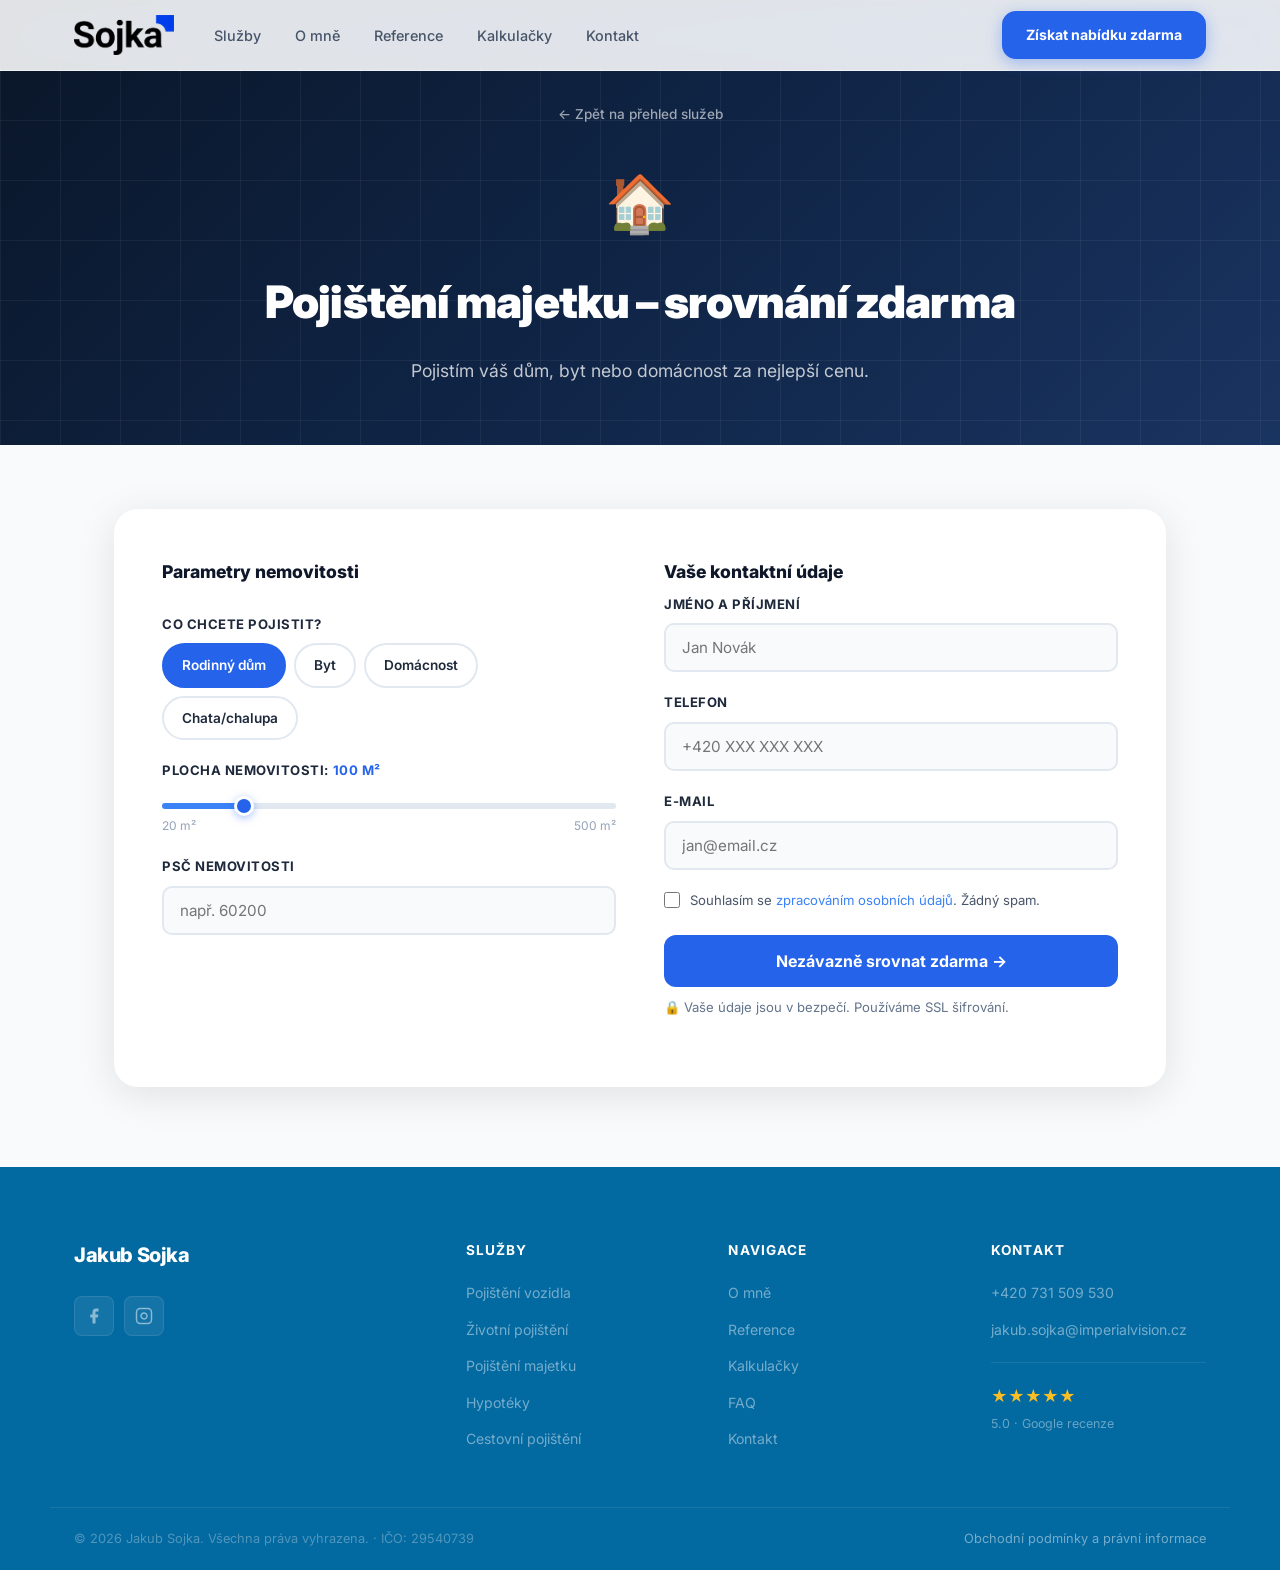
<file: pojisteni-majetku.html>
<!DOCTYPE html>
<html lang="cs">
<head>
  <meta charset="UTF-8" />
  <meta name="viewport" content="width=device-width, initial-scale=1.0" />
  <title>Pojištění majetku – srovnání zdarma | Jakub Sojka</title>
  <meta name="description" content="Pojistím váš dům, byt nebo domácnost za nejlepší cenu. Srovnání pojišťoven zdarma, online, bez závazků." />

  <!-- Open Graph / sociální sítě / SMS náhled -->
  <meta property="og:type" content="website" />
  <meta property="og:title" content="Pojištění majetku – srovnání zdarma | Jakub Sojka" />
  <meta property="og:description" content="Pojistím váš dům, byt nebo domácnost za nejlepší cenu. Srovnání pojišťoven zdarma, online, bez závazků." />
  <meta name="twitter:card" content="summary" />
  <meta name="twitter:title" content="Pojištění majetku – srovnání zdarma | Jakub Sojka" />
  <meta name="theme-color" content="#0f2445" />
  <link rel="preconnect" href="https://fonts.googleapis.com" />
  <link rel="preconnect" href="https://fonts.gstatic.com" crossorigin />
  <link href="https://fonts.googleapis.com/css2?family=Inter:wght@300;400;500;600;700;800;900&display=swap" rel="stylesheet" />
  <link rel="stylesheet" href="css/style.css?v=3" />
  <style>
    .svc-hero {
      background: linear-gradient(135deg, #0a1628 0%, #0f2445 50%, #1a3461 100%);
      padding: 100px 0 60px; position: relative; overflow: hidden;
    }
    .svc-hero::before {
      content: ''; position: absolute; inset: 0;
      background-image: linear-gradient(rgba(255,255,255,.05) 1px, transparent 1px),
                        linear-gradient(90deg, rgba(255,255,255,.05) 1px, transparent 1px);
      background-size: 60px 60px;
    }
    .svc-hero-inner { position: relative; z-index: 1; text-align: center; }
    .svc-back {
      display: inline-flex; align-items: center; gap: 6px;
      color: rgba(255,255,255,.6); font-size: .85rem; font-weight: 500;
      margin-bottom: 32px; transition: color .2s; text-decoration: none;
    }
    .svc-back:hover { color: #fff; }
    .svc-hero-icon { font-size: 3.5rem; margin-bottom: 16px; }
    .svc-hero h1 { font-size: clamp(1.8rem, 4vw, 2.8rem); font-weight: 900; color: #fff; margin-bottom: 16px; letter-spacing: -.02em; }
    .svc-hero p { font-size: 1.1rem; color: rgba(255,255,255,.75); max-width: 520px; margin: 0 auto; }

    .svc-form-section { padding: 64px 0 80px; background: var(--gray-50); }
    .svc-form-container { max-width: 1100px; }
    .svc-form-card {
      background: #fff; border-radius: 24px; padding: 48px;
      box-shadow: 0 8px 40px rgba(0,0,0,.1);
      display: grid; grid-template-columns: 1fr 1fr; gap: 48px;
    }
    .svc-form-left h2 { font-size: 1.1rem; font-weight: 800; margin-bottom: 28px; color: var(--text-900); }
    .svc-form-right h2 { font-size: 1.1rem; font-weight: 800; margin-bottom: 8px; color: var(--text-900); }
    .svc-form-right > p { font-size: .82rem; color: var(--text-400); margin-bottom: 20px; }

    .svc-field { margin-bottom: 20px; }
    .svc-label { display: block; font-size: .82rem; font-weight: 700; color: var(--text-700); margin-bottom: 8px; text-transform: uppercase; letter-spacing: .04em; }
    .svc-input {
      width: 100%; padding: 13px 16px; border: 2px solid var(--gray-200);
      border-radius: 10px; font-size: .95rem; color: var(--text-900);
      background: var(--gray-50); transition: border-color .2s, background .2s;
      outline: none; box-sizing: border-box;
    }
    .svc-input:focus { border-color: var(--blue-500); background: #fff; }
    .svc-select {
      width: 100%; padding: 13px 16px; border: 2px solid var(--gray-200);
      border-radius: 10px; font-size: .95rem; color: var(--text-900);
      background: var(--gray-50); transition: border-color .2s; outline: none; cursor: pointer; box-sizing: border-box;
    }
    .svc-select:focus { border-color: var(--blue-500); background: #fff; }

    .svc-pills { display: flex; flex-wrap: wrap; gap: 8px; }
    .svc-pill {
      padding: 9px 18px; border: 2px solid var(--gray-200);
      border-radius: 100px; font-size: .85rem; font-weight: 600;
      cursor: pointer; transition: all .2s; background: #fff; color: var(--text-700);
    }
    .svc-pill.active { border-color: var(--blue-600); background: var(--blue-600); color: #fff; }
    .svc-pill:hover:not(.active) { border-color: var(--blue-300); color: var(--blue-600); }

    .svc-range-val { font-weight: 700; color: var(--blue-600); }
    .svc-range {
      width: 100%; height: 6px; border-radius: 3px; margin: 10px 0 4px;
      -webkit-appearance: none; appearance: none;
      background: linear-gradient(to right, var(--blue-500) 0%, var(--blue-500) var(--pct, 30%), var(--gray-200) var(--pct, 30%));
      cursor: pointer;
    }
    .svc-range::-webkit-slider-thumb {
      -webkit-appearance: none; width: 20px; height: 20px;
      border-radius: 50%; background: var(--blue-600);
      border: 3px solid #fff; box-shadow: 0 2px 8px rgba(37,99,235,.4); cursor: pointer;
    }
    .svc-range-limits { display: flex; justify-content: space-between; font-size: .75rem; color: var(--text-300); }

    .svc-trust { margin-top: 20px; padding-top: 20px; border-top: 1px solid var(--gray-200); display: flex; flex-direction: column; gap: 10px; }
    .svc-trust-item { display: flex; align-items: center; gap: 10px; font-size: .82rem; color: var(--text-400); }

    .svc-success { text-align: center; padding: 80px 24px; animation: fadeInUp .5s ease; }
    .svc-success.hidden { display: none; }
    .svc-success .success-icon {
      width: 72px; height: 72px; background: var(--green);
      border-radius: 50%; display: flex; align-items: center; justify-content: center;
      font-size: 2rem; color: #fff; margin: 0 auto 24px;
    }
    .svc-success h3 { font-size: 1.8rem; font-weight: 800; margin-bottom: 8px; }
    .svc-success p { color: var(--text-500); }

    .svc-submit {
      width: 100%; padding: 16px; border: none; border-radius: 12px;
      background: var(--blue-600); color: #fff; font-size: 1rem; font-weight: 700;
      cursor: pointer; transition: all .2s; margin-top: 4px;
    }
    .svc-submit:hover { background: var(--blue-700); transform: translateY(-1px); box-shadow: 0 4px 16px rgba(37,99,235,.4); }
    .svc-submit:disabled { opacity: .6; cursor: not-allowed; transform: none; }

    @media (max-width: 768px) {
      .svc-form-card { grid-template-columns: 1fr; gap: 32px; padding: 28px 20px; }
      .svc-hero { padding: 80px 0 40px; }
    }

    /* Advisor card */
    .advisor-card {
      display: flex; align-items: center; gap: 14px;
      background: linear-gradient(135deg, #f0f7ff, #e8f0fe);
      border: 1px solid #c7d9f5; border-radius: 14px;
      padding: 16px; margin-bottom: 20px;
    }
    .advisor-photo {
      width: 60px; height: 60px; border-radius: 50%;
      object-fit: cover; border: 3px solid #fff;
      box-shadow: 0 2px 8px rgba(37,99,235,.2); flex-shrink: 0;
    }
    .advisor-info { display: flex; flex-direction: column; gap: 2px; }
    .advisor-info strong { font-size: .95rem; font-weight: 800; color: #0f172a; }
    .advisor-info span { font-size: .75rem; color: #475569; }
    .advisor-stars { font-size: .75rem; color: #f59e0b; margin-top: 2px; }
    .advisor-stars em { font-style: normal; color: #64748b; margin-left: 4px; }

    /* Benefits */
    .svc-benefits { display: flex; flex-direction: column; gap: 12px; margin-bottom: 20px; }
    .svc-benefit-item {
      display: flex; align-items: flex-start; gap: 12px;
      padding: 10px 12px; background: #f8fafc; border-radius: 10px;
      border: 1px solid #e2e8f0;
    }
    .svc-benefit-icon { font-size: 1.1rem; flex-shrink: 0; margin-top: 1px; }
    .svc-benefit-item strong { display: block; font-size: .85rem; font-weight: 700; color: #0f172a; }
    .svc-benefit-item span { font-size: .77rem; color: #64748b; }

    /* Logos */
    .svc-logos { margin-bottom: 20px; }
    .svc-logos-label { font-size: .72rem; font-weight: 700; text-transform: uppercase; letter-spacing: .06em; color: #94a3b8; margin-bottom: 10px; }
    .svc-logos-grid {
      display: grid; grid-template-columns: repeat(3, 1fr); gap: 8px;
    }
    .svc-logos-grid img {
      height: 28px; width: 100%; object-fit: contain;
      filter: grayscale(1) opacity(.5); transition: filter .2s;
      padding: 4px 8px; background: #f8fafc; border-radius: 6px; border: 1px solid #e2e8f0;
    }
    .svc-logos-grid img:hover { filter: grayscale(0) opacity(1); }

    /* Contact fields divider */
    .svc-contact-fields {
      padding-top: 18px; border-top: 1px solid #e2e8f0;
    }
    .svc-gdpr { font-size: .75rem; color: var(--text-300); margin-top: 10px; }
  </style>
</head>
<body>

  <!-- NAVBAR -->
  <nav class="navbar" id="navbar">
    <div class="container nav-inner">
      <a href="/" class="logo"><img src="img/sojkalogo.png" alt="Jakub Sojka" /></a>
      <ul class="nav-links" id="navLinks">
        <li><a href="/#sluzby">Služby</a></li>
        <li><a href="/#o-mne">O mně</a></li>
        <li><a href="/#recenze">Reference</a></li>
        <li><a href="kalkulacky">Kalkulačky</a></li>
        <li><a href="/#kontakt">Kontakt</a></li>
      </ul>
      <a href="#" class="btn btn-primary nav-cta open-modal" id="navCta">Získat nabídku zdarma</a>
      <button class="hamburger" id="hamburger" aria-label="Menu">
        <span></span><span></span><span></span>
      </button>
    </div>
  </nav>

  <!-- SERVICE HERO -->
  <section class="svc-hero">
    <div class="container svc-hero-inner">
      <a href="/#sluzby" class="svc-back">← Zpět na přehled služeb</a>
      <div class="svc-hero-icon">🏠</div>
      <h1>Pojištění majetku – srovnání zdarma</h1>
      <p>Pojistím váš dům, byt nebo domácnost za nejlepší cenu.</p>
    </div>
  </section>

  <!-- FORMULÁŘ -->
  <section class="svc-form-section">
    <div class="container svc-form-container">
      <div class="svc-form-card" id="svcFormCard">
        <form id="svcForm" onsubmit="return false;" style="display:contents">
          <div class="svc-form-left">
            <h2>Parametry nemovitosti</h2>

            <div class="svc-field">
              <label class="svc-label">Co chcete pojistit?</label>
              <div class="svc-pills" data-group="typ">
                <span class="svc-pill active" data-val="Rodinný dům">Rodinný dům</span>
                <span class="svc-pill" data-val="Byt">Byt</span>
                <span class="svc-pill" data-val="Domácnost">Domácnost</span>
                <span class="svc-pill" data-val="Chata/chalupa">Chata/chalupa</span>
              </div>
            </div>

            <div class="svc-field">
              <label class="svc-label">Plocha nemovitosti: <span class="svc-range-val" id="displayPlocha">100 m²</span></label>
              <input type="range" class="svc-range" id="fieldPlocha" min="20" max="500" value="100" step="5" data-display="displayPlocha" />
              <div class="svc-range-limits"><span>20 m²</span><span>500 m²</span></div>
            </div>

            <div class="svc-field">
              <label class="svc-label">PSČ nemovitosti</label>
              <input type="text" class="svc-input" id="fieldPsc" placeholder="např. 60200" maxlength="5" pattern="[0-9]{5}" />
            </div>



          </div><!-- /svc-form-left -->

          <div class="svc-form-right">
            <h2>Vaše kontaktní údaje</h2>
            <div class="svc-field">
              <label class="svc-label">Jméno a příjmení</label>
              <input type="text" class="svc-input" id="fieldJmeno" placeholder="Jan Novák" required />
            </div>
            <div class="svc-field">
              <label class="svc-label">Telefon</label>
              <input type="tel" class="svc-input" id="fieldTelefon" placeholder="+420 XXX XXX XXX" required />
            </div>
            <div class="svc-field">
              <label class="svc-label">E-mail</label>
              <input type="email" class="svc-input" id="fieldEmail" placeholder="jan@email.cz" required />
            </div>
            <div class="svc-field">
              <label style="display:flex;align-items:flex-start;gap:10px;cursor:pointer;font-size:.82rem;color:var(--text-500);">
                <input type="checkbox" id="fieldGdpr" required style="margin-top:2px;accent-color:var(--blue-600);width:16px;height:16px;flex-shrink:0;" />
                <span>Souhlasím se <a href="#" style="color:var(--blue-500);">zpracováním osobních údajů</a>. Žádný spam.</span>
              </label>
            </div>
            <button type="submit" class="svc-submit" id="svcSubmit">Nezávazně srovnat zdarma →</button>
            <p class="svc-gdpr">🔒 Vaše údaje jsou v bezpečí. Používáme SSL šifrování.</p>
          </div><!-- /svc-form-right -->

          </div>
        </form>
      </div>

      <div class="svc-success hidden" id="svcSuccess">
        <div class="success-icon">✓</div>
        <h3>Poptávka odeslána!</h3>
        <p>Ozvu se vám do 24 hodin s nejlepší nabídkou. Zcela zdarma.</p>
        <a href="/" class="btn btn-primary" style="margin-top:16px">← Zpět na hlavní stránku</a>
      </div>
    </div>
  </section>

  <!-- FOOTER -->
  <footer class="footer">
    <div class="container footer-inner">
      <div class="footer-brand">
        <div class="logo footer-logo">Jakub&nbsp;<span>Sojka</span></div>
        <div class="footer-social">
          <a href="#" aria-label="Facebook">
            <svg width="18" height="18" viewBox="0 0 24 24" fill="currentColor"><path d="M18 2h-3a5 5 0 0 0-5 5v3H7v4h3v8h4v-8h3l1-4h-4V7a1 1 0 0 1 1-1h3z"/></svg>
          </a>
          <a href="https://www.instagram.com/sojkafinance.cz?igsh=NWQ1djdsenpiNGlw" target="_blank" rel="noopener" aria-label="Instagram">
            <svg width="18" height="18" viewBox="0 0 24 24" fill="none" stroke="currentColor" stroke-width="2"><rect x="2" y="2" width="20" height="20" rx="5" ry="5"/><path d="M16 11.37A4 4 0 1 1 12.63 8 4 4 0 0 1 16 11.37z"/><line x1="17.5" y1="6.5" x2="17.51" y2="6.5"/></svg>
          </a>
        </div>
      </div>
      <div class="footer-links">
        <h4>Služby</h4>
        <ul>
          <li><a href="pojisteni-vozidla">Pojištění vozidla</a></li>
          <li><a href="zivotni-pojisteni">Životní pojištění</a></li>
          <li><a href="pojisteni-majetku">Pojištění majetku</a></li>
          <li><a href="hypoteky-uvery">Hypotéky</a></li>
          <li><a href="cestovni-pojisteni">Cestovní pojištění</a></li>
        </ul>
      </div>
      <div class="footer-links">
        <h4>Navigace</h4>
        <ul>
          <li><a href="/#o-mne">O mně</a></li>
          <li><a href="/#recenze">Reference</a></li>
          <li><a href="kalkulacky">Kalkulačky</a></li>
          <li><a href="/#faq">FAQ</a></li>
          <li><a href="/#kontakt">Kontakt</a></li>
        </ul>
      </div>
      <div class="footer-links">
        <h4>Kontakt</h4>
        <ul>
          <li><a href="tel:+420731509530">+420 731 509 530</a></li>
          <li><a href="mailto:jakub.sojka@imperialvision.cz">jakub.sojka@imperialvision.cz</a></li>
        </ul>
        <div class="footer-rating">
          <div class="fr-stars">★★★★★</div>
          <div class="fr-text">5.0 · Google recenze</div>
        </div>
      </div>
    </div>
    <div class="footer-bottom">
      <div class="container">
        <span>© 2026 Jakub Sojka. Všechna práva vyhrazena. · IČO: 29540739</span>
        <a href="obchodni-podminky">Obchodní podmínky a právní informace</a>
      </div>
    </div>
  </footer>

  <!-- MODAL POPTÁVKA -->
  <div class="modal-overlay hidden" id="poptavkaModal">
    <div class="modal-box">
      <button class="modal-close" id="modalClose">✕</button>
      <h3>Nezávazná poptávka</h3>
      <p>Odpovím do 24 hodin</p>
      <form class="contact-form" id="kontaktForm">
        <div class="form-row">
          <div class="form-group">
            <label>Celé jméno</label>
            <input type="text" id="kontJmeno" placeholder="Jan Novák" required />
          </div>
          <div class="form-group">
            <label>Telefon</label>
            <input type="tel" id="kontTelefon" placeholder="+420 XXX XXX XXX" required />
          </div>
        </div>
        <div class="form-group">
          <label>E-mail</label>
          <input type="email" id="kontEmail" placeholder="jan@email.cz" required />
        </div>
        <div class="form-group">
          <label>O co máte zájem?</label>
          <select id="kontTyp">
            <option value="" disabled hidden>Vyberte typ služby</option>
            <option value="auto">🚗 Pojištění vozidla</option>
            <option value="zivot">❤️ Životní pojištění</option>
            <option value="majetek" selected>🏠 Pojištění majetku</option>
            <option value="hypoteka">🏦 Hypotéka</option>
            <option value="uvery">💳 Spotřebitelský úvěr</option>
            <option value="cestovni">✈️ Cestovní pojištění</option>
            <option value="investice">📈 Investice</option>
            <option value="penze">🏖️ Penze</option>
            <option value="jine">💬 Jiné</option>
          </select>
        </div>
        <div class="form-group">
          <label>Zpráva <span class="optional">(nepovinné)</span></label>
          <textarea id="kontZprava" placeholder="Popište co potřebujete..." rows="3"></textarea>
        </div>
        <button type="submit" class="btn btn-primary btn-full btn-glow">Odeslat poptávku →</button>
        <p class="form-gdpr">Odesláním souhlasíte se <a href="#">zpracováním osobních údajů</a>. Žádný spam.</p>
      </form>
      <div class="kontakt-success hidden" id="kontaktSuccess">
        <div class="success-icon">✓</div>
        <h3>Zpráva odeslána!</h3>
        <p>Ozvu se vám co nejdříve.</p>
      </div>
    </div>
  </div>

  <script src="js/sheets.js"></script>
  <script src="js/main.js"></script>
  <script>
    function formatRangeVal(id, val) {
      if (id === 'fieldPlocha') return val + ' m²';
      return val;
    }

    document.addEventListener('DOMContentLoaded', () => {
      document.querySelectorAll('.svc-pills').forEach(group => {
        group.querySelectorAll('.svc-pill').forEach(pill => {
          pill.addEventListener('click', () => {
            group.querySelectorAll('.svc-pill').forEach(p => p.classList.remove('active'));
            pill.classList.add('active');
          });
        });
      });

      document.querySelectorAll('.svc-range').forEach(range => {
        const updateRange = () => {
          const min = +range.min, max = +range.max, val = +range.value;
          const pct = ((val - min) / (max - min) * 100).toFixed(1);
          range.style.setProperty('--pct', pct + '%');
          const display = range.dataset.display;
          if (display) {
            const el = document.getElementById(display);
            if (el) el.textContent = formatRangeVal(range.id, val);
          }
        };
        range.addEventListener('input', updateRange);
        updateRange();
      });

      const form = document.getElementById('svcForm');
      if (form) {
        form.addEventListener('submit', async (e) => {
          e.preventDefault();
          const btn = document.getElementById('svcSubmit');
          btn.textContent = 'Odesílám...';
          btn.disabled = true;

          const typEl = document.querySelector('[data-group="typ"] .svc-pill.active');

          const data = {
            typ: 'pojisteni-majetku',
            pojistit: typEl ? typEl.dataset.val : '',
            plocha: document.getElementById('fieldPlocha').value,
            psc: document.getElementById('fieldPsc').value,
            jmeno: document.getElementById('fieldJmeno').value,
            telefon: document.getElementById('fieldTelefon').value,
            email: document.getElementById('fieldEmail').value,
            zdroj: 'pojisteni-majetku'
          };

          await saveLead(data);

          document.getElementById('svcFormCard').style.display = 'none';
          document.getElementById('svcSuccess').classList.remove('hidden');
        });
      }
    });
  </script>
</body>
</html>
</file>
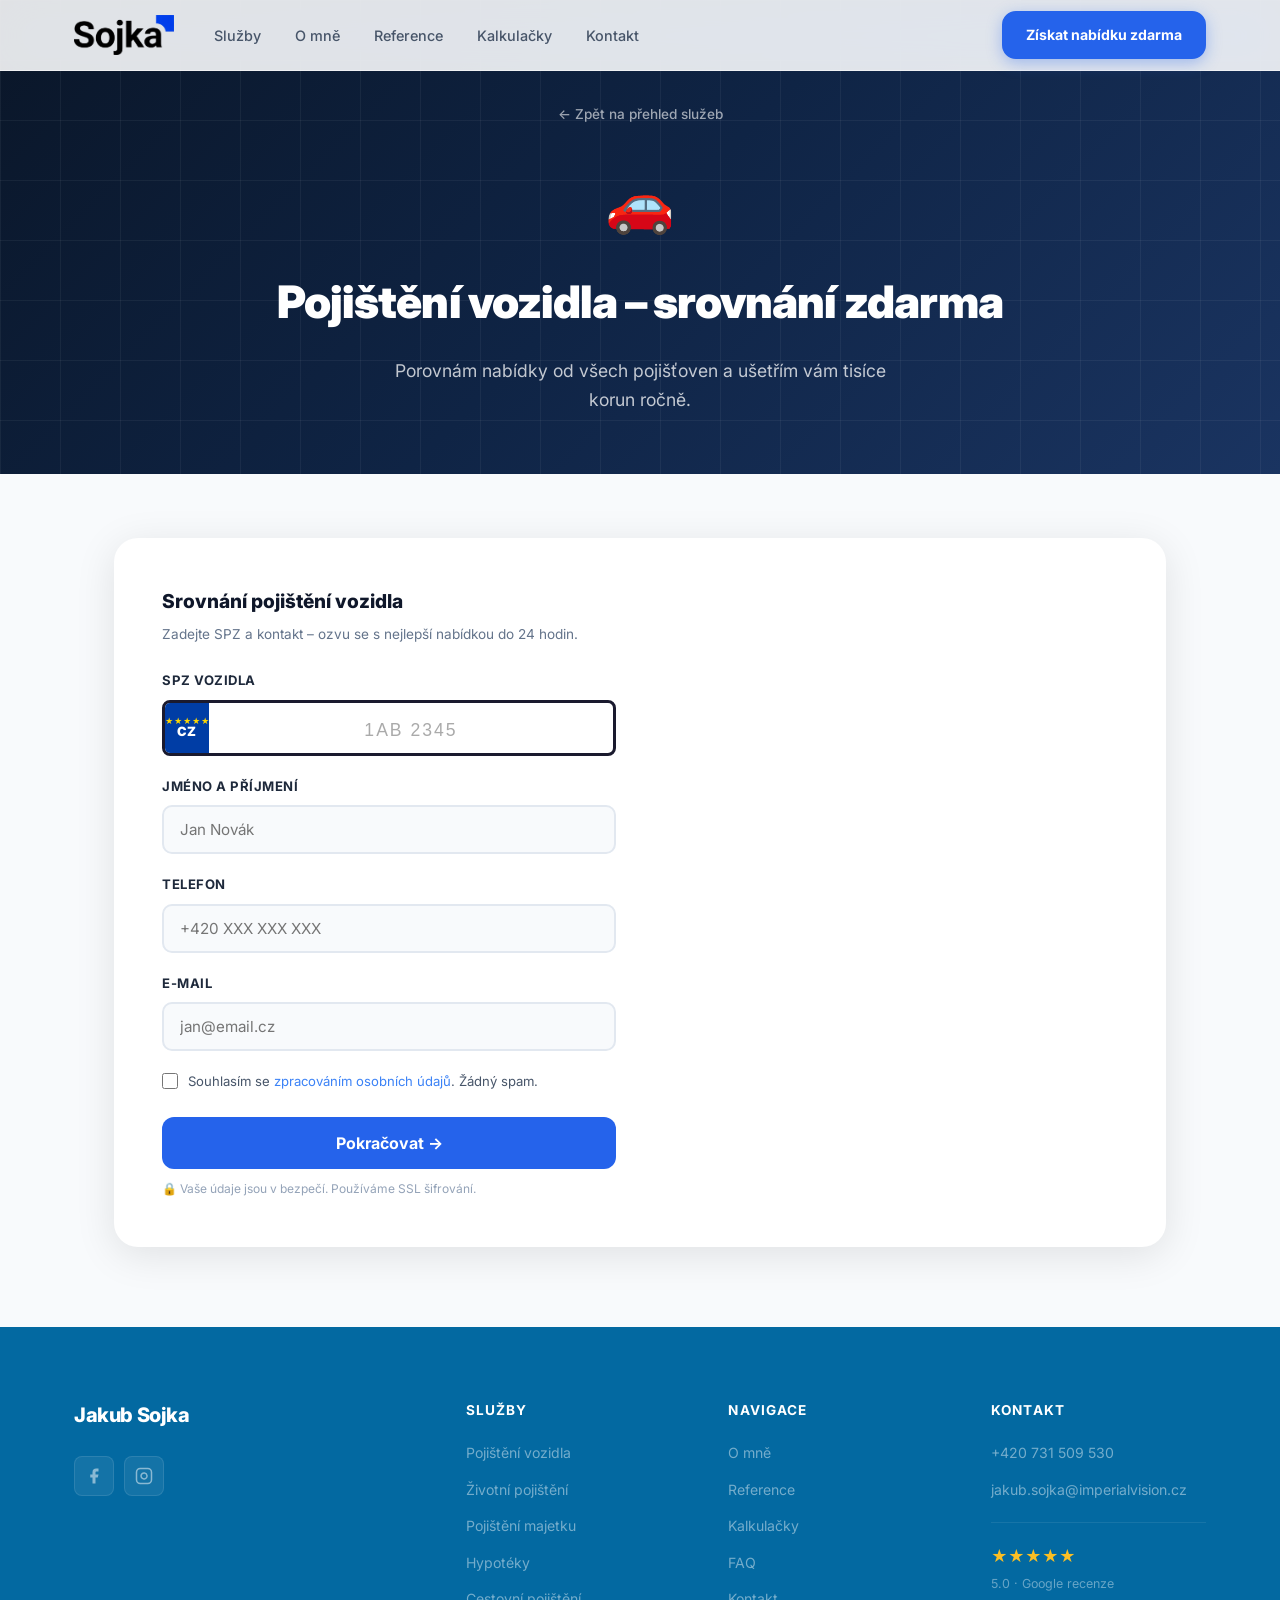
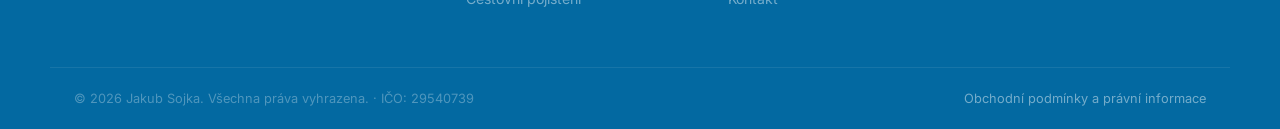
<file: pojisteni-vozidla.html>
<!DOCTYPE html>
<html lang="cs">
<head>
  <meta charset="UTF-8" />
  <meta name="viewport" content="width=device-width, initial-scale=1.0" />
  <title>Pojištění vozidla – srovnání zdarma | Jakub Sojka</title>
  <meta name="description" content="Porovnám nabídky od všech pojišťoven a ušetřím vám tisíce korun ročně na pojištění vozidla. Zdarma, online, bez závazků." />

  <!-- Open Graph / sociální sítě / SMS náhled -->
  <meta property="og:type" content="website" />
  <meta property="og:title" content="Pojištění vozidla – srovnání zdarma | Jakub Sojka" />
  <meta property="og:description" content="Porovnám nabídky od všech pojišťoven a ušetřím vám tisíce korun ročně na pojištění vozidla. Zdarma, online, bez závazků." />
  <meta name="twitter:card" content="summary" />
  <meta name="twitter:title" content="Pojištění vozidla – srovnání zdarma | Jakub Sojka" />
  <meta name="theme-color" content="#0f2445" />
  <link rel="preconnect" href="https://fonts.googleapis.com" />
  <link rel="preconnect" href="https://fonts.gstatic.com" crossorigin />
  <link href="https://fonts.googleapis.com/css2?family=Inter:wght@300;400;500;600;700;800;900&display=swap" rel="stylesheet" />
  <link rel="stylesheet" href="css/style.css?v=3" />
  <style>
    /* Service page hero */
    .svc-hero {
      background: linear-gradient(135deg, #0a1628 0%, #0f2445 50%, #1a3461 100%);
      padding: 100px 0 60px; position: relative; overflow: hidden;
    }
    .svc-hero::before {
      content: ''; position: absolute; inset: 0;
      background-image: linear-gradient(rgba(255,255,255,.05) 1px, transparent 1px),
                        linear-gradient(90deg, rgba(255,255,255,.05) 1px, transparent 1px);
      background-size: 60px 60px;
    }
    .svc-hero-inner {
      position: relative; z-index: 1; text-align: center;
    }
    .svc-back {
      display: inline-flex; align-items: center; gap: 6px;
      color: rgba(255,255,255,.6); font-size: .85rem; font-weight: 500;
      margin-bottom: 32px; transition: color .2s; text-decoration: none;
    }
    .svc-back:hover { color: #fff; }
    .svc-hero-icon { font-size: 3.5rem; margin-bottom: 16px; }
    .svc-hero h1 {
      font-size: clamp(1.8rem, 4vw, 2.8rem); font-weight: 900;
      color: #fff; margin-bottom: 16px; letter-spacing: -.02em;
    }
    .svc-hero p {
      font-size: 1.1rem; color: rgba(255,255,255,.75); max-width: 520px;
      margin: 0 auto;
    }

    /* Form section */
    .svc-form-section { padding: 64px 0 80px; background: var(--gray-50); }
    .svc-form-container { max-width: 1100px; }
    .svc-form-card {
      background: #fff; border-radius: 24px; padding: 48px;
      box-shadow: 0 8px 40px rgba(0,0,0,.1);
      display: grid; grid-template-columns: 1fr 1fr; gap: 48px;
    }
    .svc-form-left h2 { font-size: 1.1rem; font-weight: 800; margin-bottom: 28px; color: var(--text-900); }
    .svc-form-right h2 { font-size: 1.1rem; font-weight: 800; margin-bottom: 8px; color: var(--text-900); }
    .svc-form-right > p { font-size: .82rem; color: var(--text-400); margin-bottom: 20px; }

    /* Form fields */
    .svc-field { margin-bottom: 20px; }
    .svc-label {
      display: block; font-size: .82rem; font-weight: 700;
      color: var(--text-700); margin-bottom: 8px; text-transform: uppercase; letter-spacing: .04em;
    }
    .svc-input {
      width: 100%; padding: 13px 16px; border: 2px solid var(--gray-200);
      border-radius: 10px; font-size: .95rem; color: var(--text-900);
      background: var(--gray-50); transition: border-color .2s, background .2s;
      outline: none; box-sizing: border-box;
    }
    .svc-input:focus { border-color: var(--blue-500); background: #fff; }
    .svc-select {
      width: 100%; padding: 13px 16px; border: 2px solid var(--gray-200);
      border-radius: 10px; font-size: .95rem; color: var(--text-900);
      background: var(--gray-50); transition: border-color .2s; outline: none; cursor: pointer;
      box-sizing: border-box;
    }
    .svc-select:focus { border-color: var(--blue-500); background: #fff; }

    /* Pills */
    .svc-pills { display: flex; flex-wrap: wrap; gap: 8px; }
    .svc-pill {
      padding: 9px 18px; border: 2px solid var(--gray-200);
      border-radius: 100px; font-size: .85rem; font-weight: 600;
      cursor: pointer; transition: all .2s; background: #fff; color: var(--text-700);
    }
    .svc-pill.active { border-color: var(--blue-600); background: var(--blue-600); color: #fff; }
    .svc-pill:hover:not(.active) { border-color: var(--blue-300); color: var(--blue-600); }

    /* Range slider */
    .svc-range-val { font-weight: 700; color: var(--blue-600); }
    .svc-range {
      width: 100%; height: 6px; border-radius: 3px; margin: 10px 0 4px;
      -webkit-appearance: none; appearance: none;
      background: linear-gradient(to right, var(--blue-500) 0%, var(--blue-500) var(--pct, 30%), var(--gray-200) var(--pct, 30%));
      cursor: pointer;
    }
    .svc-range::-webkit-slider-thumb {
      -webkit-appearance: none; width: 20px; height: 20px;
      border-radius: 50%; background: var(--blue-600);
      border: 3px solid #fff; box-shadow: 0 2px 8px rgba(37,99,235,.4);
      cursor: pointer;
    }
    .svc-range-limits { display: flex; justify-content: space-between; font-size: .75rem; color: var(--text-300); }

    /* Trust */
    .svc-trust {
      margin-top: 20px; padding-top: 20px; border-top: 1px solid var(--gray-200);
      display: flex; flex-direction: column; gap: 10px;
    }
    .svc-trust-item {
      display: flex; align-items: center; gap: 10px;
      font-size: .82rem; color: var(--text-400);
    }

    /* Success */
    .svc-success {
      text-align: center; padding: 80px 24px;
      animation: fadeInUp .5s ease;
    }
    .svc-success.hidden { display: none; }
    .svc-success .success-icon {
      width: 72px; height: 72px; background: var(--green);
      border-radius: 50%; display: flex; align-items: center; justify-content: center;
      font-size: 2rem; color: #fff; margin: 0 auto 24px;
    }
    .svc-success h3 { font-size: 1.8rem; font-weight: 800; margin-bottom: 8px; }
    .svc-success p { color: var(--text-500); }

    /* GDPR */
    .svc-gdpr { font-size: .75rem; color: var(--text-300); margin-top: 10px; }
    .svc-gdpr a { color: var(--blue-500); text-decoration: underline; }

    /* SPZ inline */
    .svc-spz-wrap { display: flex; align-items: center; }
    .svc-spz-plate {
      display: flex; align-items: center; border: 3px solid #1a1a2e;
      border-radius: 8px; overflow: hidden; height: 56px; width: 100%;
      background: #fff;
    }
    .svc-plate-eu {
      background: #003DA5; width: 44px; min-width: 44px; height: 100%;
      display: flex; flex-direction: column; align-items: center;
      justify-content: center; gap: 1px; padding: 4px 3px; box-sizing: border-box;
    }
    .svc-plate-eu .plate-stars { font-size: .5rem; color: #FFD700; letter-spacing: 1px; display: flex; gap: 1px; flex-wrap: wrap; justify-content: center; max-width: 36px; }
    .svc-plate-eu .plate-cz { font-size: .8rem; font-weight: 900; color: #fff; }
    .svc-plate-input {
      flex: 1; border: none; background: transparent; outline: none;
      font-family: 'Arial Black', Arial, sans-serif; font-size: 1.6rem;
      font-weight: 900; letter-spacing: 3px; color: #1a1a2e;
      text-align: center; text-transform: uppercase; padding: 0 12px;
    }
    .svc-plate-input::placeholder { color: #aaa; font-weight: 400; letter-spacing: 2px; font-size: 1.1rem; }

    /* Submit */
    .svc-submit {
      width: 100%; padding: 16px; border: none; border-radius: 12px;
      background: var(--blue-600); color: #fff; font-size: 1rem; font-weight: 700;
      cursor: pointer; transition: all .2s; margin-top: 4px;
    }
    .svc-submit:hover { background: var(--blue-700); transform: translateY(-1px); box-shadow: 0 4px 16px rgba(37,99,235,.4); }
    .svc-submit:disabled { opacity: .6; cursor: not-allowed; transform: none; }

    @media (max-width: 768px) {
      .svc-form-card { grid-template-columns: 1fr; gap: 32px; padding: 28px 20px; }
      .svc-hero { padding: 80px 0 40px; }
    }

    /* Advisor card */
    .advisor-card {
      display: flex; align-items: center; gap: 14px;
      background: linear-gradient(135deg, #f0f7ff, #e8f0fe);
      border: 1px solid #c7d9f5; border-radius: 14px;
      padding: 16px; margin-bottom: 20px;
    }
    .advisor-photo {
      width: 60px; height: 60px; border-radius: 50%;
      object-fit: cover; border: 3px solid #fff;
      box-shadow: 0 2px 8px rgba(37,99,235,.2); flex-shrink: 0;
    }
    .advisor-info { display: flex; flex-direction: column; gap: 2px; }
    .advisor-info strong { font-size: .95rem; font-weight: 800; color: #0f172a; }
    .advisor-info span { font-size: .75rem; color: #475569; }
    .advisor-stars { font-size: .75rem; color: #f59e0b; margin-top: 2px; }
    .advisor-stars em { font-style: normal; color: #64748b; margin-left: 4px; }

    /* Benefits */
    .svc-benefits { display: flex; flex-direction: column; gap: 12px; margin-bottom: 20px; }
    .svc-benefit-item {
      display: flex; align-items: flex-start; gap: 12px;
      padding: 10px 12px; background: #f8fafc; border-radius: 10px;
      border: 1px solid #e2e8f0;
    }
    .svc-benefit-icon { font-size: 1.1rem; flex-shrink: 0; margin-top: 1px; }
    .svc-benefit-item strong { display: block; font-size: .85rem; font-weight: 700; color: #0f172a; }
    .svc-benefit-item span { font-size: .77rem; color: #64748b; }

    /* Logos */
    .svc-logos { margin-bottom: 20px; }
    .svc-logos-label { font-size: .72rem; font-weight: 700; text-transform: uppercase; letter-spacing: .06em; color: #94a3b8; margin-bottom: 10px; }
    .svc-logos-grid {
      display: grid; grid-template-columns: repeat(3, 1fr); gap: 8px;
    }
    .svc-logos-grid img {
      height: 28px; width: 100%; object-fit: contain;
      filter: grayscale(1) opacity(.5); transition: filter .2s;
      padding: 4px 8px; background: #f8fafc; border-radius: 6px; border: 1px solid #e2e8f0;
    }
    .svc-logos-grid img:hover { filter: grayscale(0) opacity(1); }

    /* Contact fields divider */
    .svc-contact-fields {
      padding-top: 18px; border-top: 1px solid #e2e8f0;
    }
  </style>
</head>
<body>

  <!-- NAVBAR -->
  <nav class="navbar" id="navbar">
    <div class="container nav-inner">
      <a href="/" class="logo"><img src="img/sojkalogo.png" alt="Jakub Sojka" /></a>
      <ul class="nav-links" id="navLinks">
        <li><a href="/#sluzby">Služby</a></li>
        <li><a href="/#o-mne">O mně</a></li>
        <li><a href="/#recenze">Reference</a></li>
        <li><a href="kalkulacky">Kalkulačky</a></li>
        <li><a href="/#kontakt">Kontakt</a></li>
      </ul>
      <a href="#" class="btn btn-primary nav-cta open-modal" id="navCta">Získat nabídku zdarma</a>
      <button class="hamburger" id="hamburger" aria-label="Menu">
        <span></span><span></span><span></span>
      </button>
    </div>
  </nav>

  <!-- SERVICE HERO -->
  <section class="svc-hero">
    <div class="container svc-hero-inner">
      <a href="/#sluzby" class="svc-back">← Zpět na přehled služeb</a>
      <div class="svc-hero-icon">🚗</div>
      <h1>Pojištění vozidla – srovnání zdarma</h1>
      <p>Porovnám nabídky od všech pojišťoven a ušetřím vám tisíce korun ročně.</p>
    </div>
  </section>

  <!-- FORMULÁŘ -->
  <section class="svc-form-section">
    <div class="container svc-form-container">
      <!-- KROK 1 -->
      <div class="svc-form-card" id="step1Card">
        <form id="step1Form" onsubmit="return false;">
          <h2 style="font-size:1.2rem;font-weight:800;margin-bottom:6px;color:var(--text-900)">Srovnání pojištění vozidla</h2>
          <p style="font-size:.85rem;color:var(--text-400);margin-bottom:24px;">Zadejte SPZ a kontakt – ozvu se s nejlepší nabídkou do 24 hodin.</p>

          <div class="svc-field">
            <label class="svc-label">SPZ vozidla</label>
            <div class="svc-spz-plate">
              <div class="svc-plate-eu">
                <div class="plate-stars">★★★★★</div>
                <div class="plate-cz">CZ</div>
              </div>
              <input type="text" id="fieldSpz" class="svc-plate-input" placeholder="1AB 2345" maxlength="8" autocomplete="off" />
            </div>
          </div>

          <div class="svc-field">
            <label class="svc-label">Jméno a příjmení</label>
            <input type="text" class="svc-input" id="fieldJmeno" placeholder="Jan Novák" required />
          </div>
          <div class="svc-field">
            <label class="svc-label">Telefon</label>
            <input type="tel" class="svc-input" id="fieldTelefon" placeholder="+420 XXX XXX XXX" required />
          </div>
          <div class="svc-field">
            <label class="svc-label">E-mail</label>
            <input type="email" class="svc-input" id="fieldEmail" placeholder="jan@email.cz" required />
          </div>
          <div class="svc-field">
            <label style="display:flex;align-items:flex-start;gap:10px;cursor:pointer;font-size:.82rem;color:var(--text-500);">
              <input type="checkbox" id="fieldGdpr" required style="margin-top:2px;accent-color:var(--blue-600);width:16px;height:16px;flex-shrink:0;" />
              <span>Souhlasím se <a href="#" style="color:var(--blue-500);">zpracováním osobních údajů</a>. Žádný spam.</span>
            </label>
          </div>
          <button type="submit" class="svc-submit" id="step1Submit">Pokračovat →</button>
          <p class="svc-gdpr">🔒 Vaše údaje jsou v bezpečí. Používáme SSL šifrování.</p>
        </form>
      </div>

      <!-- KROK 2 -->
      <div class="svc-form-card hidden" id="step2Card">
        <form id="step2Form" onsubmit="return false;">
          <h2 style="font-size:1.2rem;font-weight:800;margin-bottom:6px;color:var(--text-900)">Doplňující informace <span style="font-weight:400;color:var(--text-400);font-size:.9rem;">(nepovinné)</span></h2>
          <p style="font-size:.85rem;color:var(--text-400);margin-bottom:24px;">Čím více víme, tím přesnější nabídku připravíme. Můžete také rovnou odeslat.</p>

          <div class="svc-field">
            <label class="svc-label">Typ pojištění</label>
            <div class="svc-pills" data-group="pojisteni">
              <span class="svc-pill active" data-val="Povinné ručení">Povinné ručení</span>
              <span class="svc-pill" data-val="Havarijní pojištění">Havarijní pojištění</span>
            </div>
          </div>

          <div class="svc-field">
            <label class="svc-label">PSČ</label>
            <input type="text" class="svc-input" id="fieldPsc" placeholder="např. 602 00" maxlength="6" />
          </div>

          <div class="svc-field">
            <label class="svc-label">Předpokládaný roční nájezd (km)</label>
            <input type="number" class="svc-input" id="fieldRocniNajezd" placeholder="např. 15000" min="0" />
          </div>

          <div class="svc-field">
            <label class="svc-label">Hodnota auta (Kč)</label>
            <input type="number" class="svc-input" id="fieldHodnotaAuta" placeholder="např. 350000" min="0" />
          </div>

          <div class="svc-field">
            <label class="svc-label">Aktuální nájezd (km)</label>
            <input type="number" class="svc-input" id="fieldAktualniNajezd" placeholder="např. 82000" min="0" />
          </div>

          <div class="svc-field">
            <label class="svc-label">Rodné číslo / IČO</label>
            <input type="text" class="svc-input" id="fieldRodneCislo" placeholder="např. 900101/1234 nebo IČO" autocomplete="off" />
          </div>

          <button type="submit" class="svc-submit" id="step2Submit">Odeslat poptávku →</button>
          <button type="button" id="skipStep2" style="width:100%;padding:12px;border:none;background:none;color:var(--text-400);font-size:.85rem;cursor:pointer;margin-top:8px;">Přeskočit a odeslat bez doplnění</button>
        </form>
      </div>

      <div class="svc-success hidden" id="svcSuccess">
        <div class="success-icon">✓</div>
        <h3>Poptávka odeslána!</h3>
        <p>Ozvu se vám do 24 hodin s nejlepší nabídkou. Zcela zdarma.</p>
        <a href="/" class="btn btn-primary" style="margin-top:16px">← Zpět na hlavní stránku</a>
      </div>
    </div>
  </section>

  <!-- FOOTER -->
  <footer class="footer">
    <div class="container footer-inner">
      <div class="footer-brand">
        <div class="logo footer-logo">Jakub&nbsp;<span>Sojka</span></div>
        <div class="footer-social">
          <a href="#" aria-label="Facebook">
            <svg width="18" height="18" viewBox="0 0 24 24" fill="currentColor"><path d="M18 2h-3a5 5 0 0 0-5 5v3H7v4h3v8h4v-8h3l1-4h-4V7a1 1 0 0 1 1-1h3z"/></svg>
          </a>
          <a href="https://www.instagram.com/sojkafinance.cz?igsh=NWQ1djdsenpiNGlw" target="_blank" rel="noopener" aria-label="Instagram">
            <svg width="18" height="18" viewBox="0 0 24 24" fill="none" stroke="currentColor" stroke-width="2"><rect x="2" y="2" width="20" height="20" rx="5" ry="5"/><path d="M16 11.37A4 4 0 1 1 12.63 8 4 4 0 0 1 16 11.37z"/><line x1="17.5" y1="6.5" x2="17.51" y2="6.5"/></svg>
          </a>
        </div>
      </div>
      <div class="footer-links">
        <h4>Služby</h4>
        <ul>
          <li><a href="pojisteni-vozidla">Pojištění vozidla</a></li>
          <li><a href="zivotni-pojisteni">Životní pojištění</a></li>
          <li><a href="pojisteni-majetku">Pojištění majetku</a></li>
          <li><a href="hypoteky-uvery">Hypotéky</a></li>
          <li><a href="cestovni-pojisteni">Cestovní pojištění</a></li>
        </ul>
      </div>
      <div class="footer-links">
        <h4>Navigace</h4>
        <ul>
          <li><a href="/#o-mne">O mně</a></li>
          <li><a href="/#recenze">Reference</a></li>
          <li><a href="kalkulacky">Kalkulačky</a></li>
          <li><a href="/#faq">FAQ</a></li>
          <li><a href="/#kontakt">Kontakt</a></li>
        </ul>
      </div>
      <div class="footer-links">
        <h4>Kontakt</h4>
        <ul>
          <li><a href="tel:+420731509530">+420 731 509 530</a></li>
          <li><a href="mailto:jakub.sojka@imperialvision.cz">jakub.sojka@imperialvision.cz</a></li>
        </ul>
        <div class="footer-rating">
          <div class="fr-stars">★★★★★</div>
          <div class="fr-text">5.0 · Google recenze</div>
        </div>
      </div>
    </div>
    <div class="footer-bottom">
      <div class="container">
        <span>© 2026 Jakub Sojka. Všechna práva vyhrazena. · IČO: 29540739</span>
        <a href="obchodni-podminky">Obchodní podmínky a právní informace</a>
      </div>
    </div>
  </footer>

  <!-- MODAL POPTÁVKA -->
  <div class="modal-overlay hidden" id="poptavkaModal">
    <div class="modal-box">
      <button class="modal-close" id="modalClose">✕</button>
      <h3>Nezávazná poptávka</h3>
      <p>Odpovím do 24 hodin</p>
      <form class="contact-form" id="kontaktForm">
        <div class="form-row">
          <div class="form-group">
            <label>Celé jméno</label>
            <input type="text" id="kontJmeno" placeholder="Jan Novák" required />
          </div>
          <div class="form-group">
            <label>Telefon</label>
            <input type="tel" id="kontTelefon" placeholder="+420 XXX XXX XXX" required />
          </div>
        </div>
        <div class="form-group">
          <label>E-mail</label>
          <input type="email" id="kontEmail" placeholder="jan@email.cz" required />
        </div>
        <div class="form-group">
          <label>O co máte zájem?</label>
          <select id="kontTyp">
            <option value="" disabled hidden>Vyberte typ služby</option>
            <option value="auto" selected>🚗 Pojištění vozidla</option>
            <option value="zivot">❤️ Životní pojištění</option>
            <option value="majetek">🏠 Pojištění majetku</option>
            <option value="hypoteka">🏦 Hypotéka</option>
            <option value="uvery">💳 Spotřebitelský úvěr</option>
            <option value="cestovni">✈️ Cestovní pojištění</option>
            <option value="investice">📈 Investice</option>
            <option value="penze">🏖️ Penze</option>
            <option value="jine">💬 Jiné</option>
          </select>
        </div>
        <div class="form-group">
          <label>Zpráva <span class="optional">(nepovinné)</span></label>
          <textarea id="kontZprava" placeholder="Popište co potřebujete..." rows="3"></textarea>
        </div>
        <button type="submit" class="btn btn-primary btn-full btn-glow">Odeslat poptávku →</button>
        <p class="form-gdpr">Odesláním souhlasíte se <a href="#">zpracováním osobních údajů</a>. Žádný spam.</p>
      </form>
      <div class="kontakt-success hidden" id="kontaktSuccess">
        <div class="success-icon">✓</div>
        <h3>Zpráva odeslána!</h3>
        <p>Ozvu se vám co nejdříve.</p>
      </div>
    </div>
  </div>

  <script src="js/sheets.js"></script>
  <script src="js/main.js"></script>
  <script>
    let step1Data = {};

    function collectAndSubmit(extra = {}) {
      const pojisteniEl = document.querySelector('[data-group="pojisteni"] .svc-pill.active');
      const data = {
        ...step1Data,
        pojisteni: pojisteniEl ? pojisteniEl.dataset.val : '',
        rodne_cislo: document.getElementById('fieldRodneCislo')?.value || '',
        hodnota_auta: document.getElementById('fieldHodnotaAuta')?.value || '',
        rocni_najezd: document.getElementById('fieldRocniNajezd')?.value || '',
        aktualni_najezd: document.getElementById('fieldAktualniNajezd')?.value || '',
        psc: document.getElementById('fieldPsc')?.value || '',
        ...extra
      };
      return saveLead(data);
    }

    document.addEventListener('DOMContentLoaded', () => {
      // SPZ – předvyplň z URL parametru a uppercase
      const spzInput = document.getElementById('fieldSpz');
      if (spzInput) {
        const urlSpz = new URLSearchParams(window.location.search).get('spz');
        if (urlSpz) spzInput.value = urlSpz.toUpperCase();
        spzInput.addEventListener('input', () => { spzInput.value = spzInput.value.toUpperCase(); });
      }

      // Pills
      document.querySelectorAll('.svc-pills').forEach(group => {
        group.querySelectorAll('.svc-pill').forEach(pill => {
          pill.addEventListener('click', () => {
            group.querySelectorAll('.svc-pill').forEach(p => p.classList.remove('active'));
            pill.classList.add('active');
          });
        });
      });

      // Krok 1 – uložit základní data + přejít na krok 2
      document.getElementById('step1Form').addEventListener('submit', (e) => {
        e.preventDefault();
        step1Data = {
          typ: 'pojisteni-vozidla',
          spz: document.getElementById('fieldSpz').value,
          jmeno: document.getElementById('fieldJmeno').value,
          telefon: document.getElementById('fieldTelefon').value,
          email: document.getElementById('fieldEmail').value,
          zdroj: 'pojisteni-vozidla'
        };
        saveLead({ ...step1Data, zdroj: 'pojisteni-vozidla-krok1' });
        document.getElementById('step1Card').classList.add('hidden');
        document.getElementById('step2Card').classList.remove('hidden');
      });

      // Krok 2 – odeslat s doplněním
      document.getElementById('step2Form').addEventListener('submit', async (e) => {
        e.preventDefault();
        const btn = document.getElementById('step2Submit');
        btn.textContent = 'Odesílám...';
        btn.disabled = true;
        await collectAndSubmit();
        document.getElementById('step2Card').style.display = 'none';
        document.getElementById('svcSuccess').classList.remove('hidden');
      });

      // Přeskočit krok 2
      document.getElementById('skipStep2').addEventListener('click', async () => {
        const btn = document.getElementById('skipStep2');
        btn.textContent = 'Odesílám...';
        btn.disabled = true;
        await collectAndSubmit();
        document.getElementById('step2Card').style.display = 'none';
        document.getElementById('svcSuccess').classList.remove('hidden');
      });
    });
  </script>
</body>
</html>
</file>
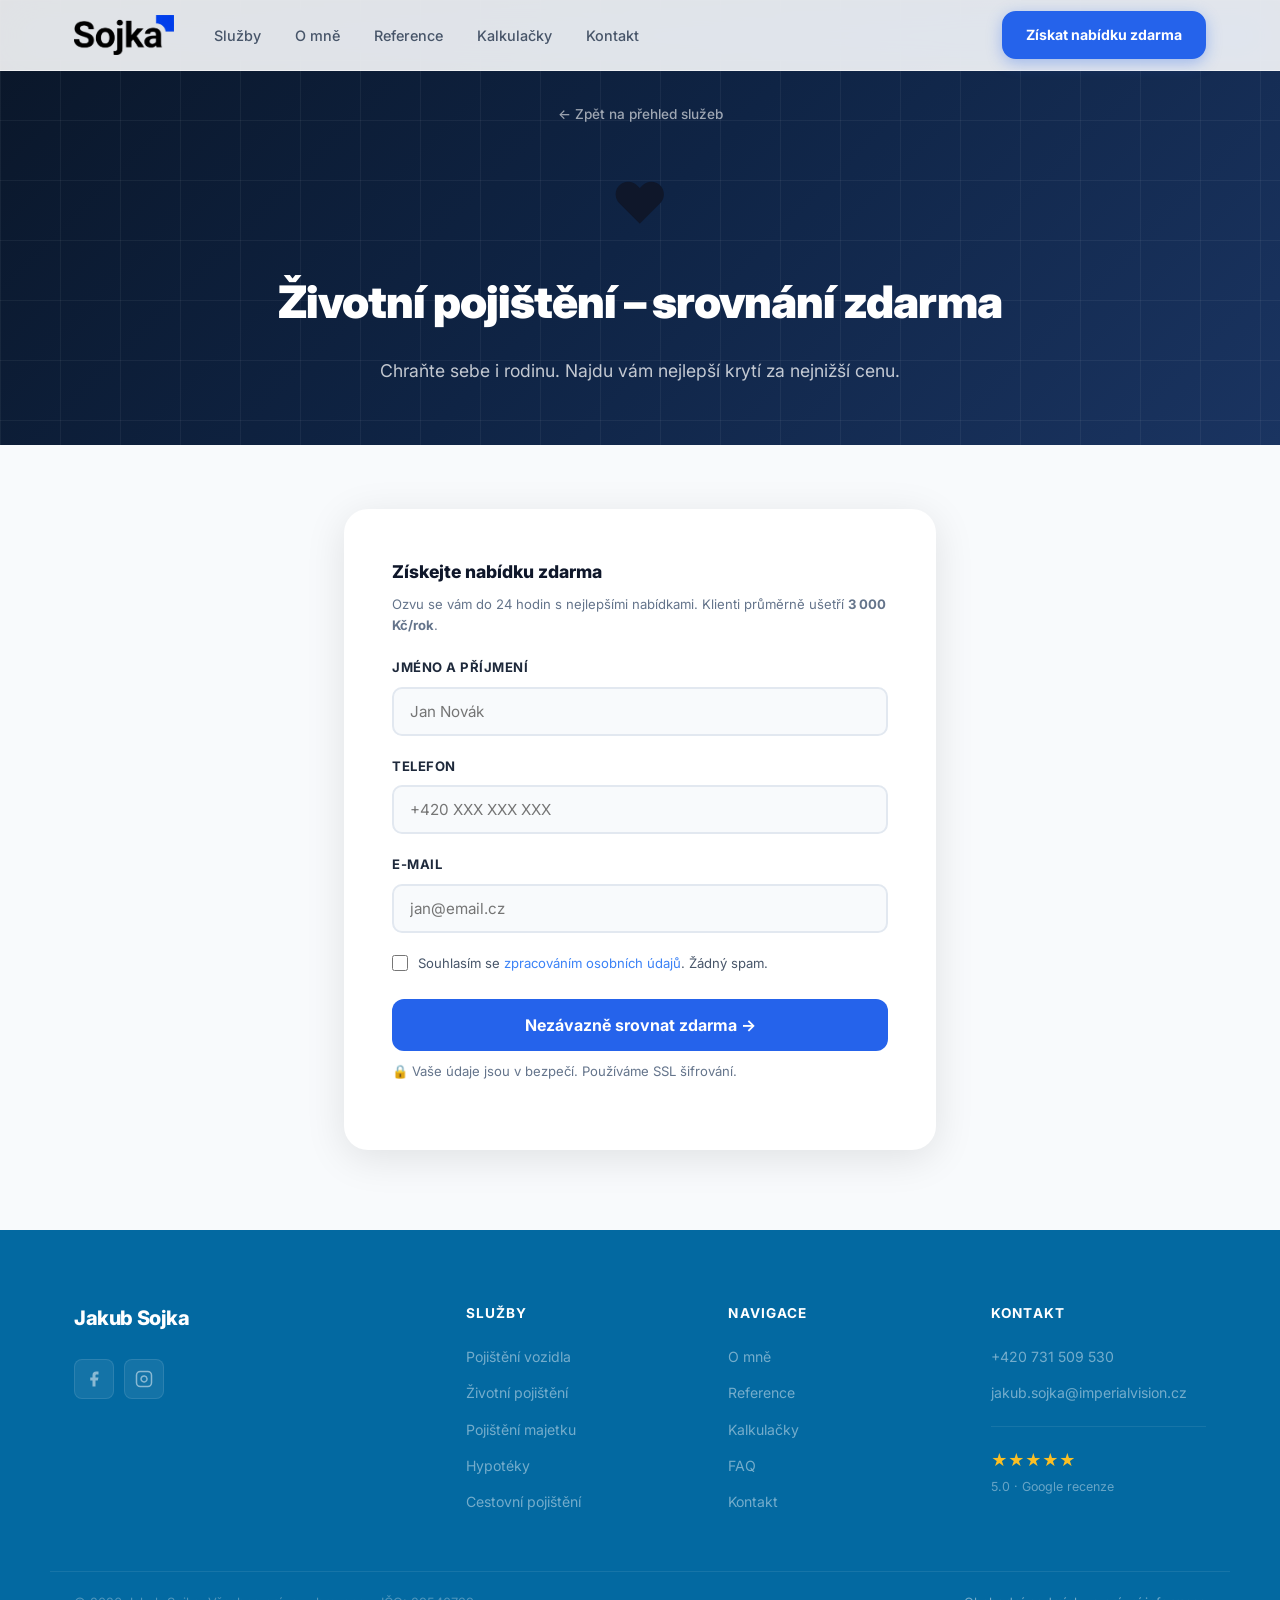
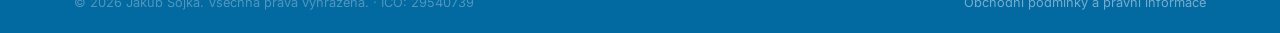
<file: zivotni-pojisteni.html>
<!DOCTYPE html>
<html lang="cs">
<head>
  <meta charset="UTF-8" />
  <meta name="viewport" content="width=device-width, initial-scale=1.0" />
  <title>Životní pojištění – srovnání zdarma | Jakub Sojka</title>
  <meta name="description" content="Chraňte sebe i rodinu. Najdu vám nejlepší krytí za nejnižší cenu. Srovnání zdarma, online, bez závazků." />

  <!-- Open Graph / sociální sítě / SMS náhled -->
  <meta property="og:type" content="website" />
  <meta property="og:title" content="Životní pojištění – srovnání zdarma | Jakub Sojka" />
  <meta property="og:description" content="Chraňte sebe i rodinu. Najdu vám nejlepší krytí za nejnižší cenu. Srovnání zdarma, online, bez závazků." />
  <meta name="twitter:card" content="summary" />
  <meta name="twitter:title" content="Životní pojištění – srovnání zdarma | Jakub Sojka" />
  <meta name="theme-color" content="#0f2445" />
  <link rel="preconnect" href="https://fonts.googleapis.com" />
  <link rel="preconnect" href="https://fonts.gstatic.com" crossorigin />
  <link href="https://fonts.googleapis.com/css2?family=Inter:wght@300;400;500;600;700;800;900&display=swap" rel="stylesheet" />
  <link rel="stylesheet" href="css/style.css?v=3" />
  <style>
    .svc-hero {
      background: linear-gradient(135deg, #0a1628 0%, #0f2445 50%, #1a3461 100%);
      padding: 100px 0 60px; position: relative; overflow: hidden;
    }
    .svc-hero::before {
      content: ''; position: absolute; inset: 0;
      background-image: linear-gradient(rgba(255,255,255,.05) 1px, transparent 1px),
                        linear-gradient(90deg, rgba(255,255,255,.05) 1px, transparent 1px);
      background-size: 60px 60px;
    }
    .svc-hero-inner { position: relative; z-index: 1; text-align: center; }
    .svc-back {
      display: inline-flex; align-items: center; gap: 6px;
      color: rgba(255,255,255,.6); font-size: .85rem; font-weight: 500;
      margin-bottom: 32px; transition: color .2s; text-decoration: none;
    }
    .svc-back:hover { color: #fff; }
    .svc-hero-icon { font-size: 3.5rem; margin-bottom: 16px; }
    .svc-hero h1 {
      font-size: clamp(1.8rem, 4vw, 2.8rem); font-weight: 900;
      color: #fff; margin-bottom: 16px; letter-spacing: -.02em;
    }
    .svc-hero p { font-size: 1.1rem; color: rgba(255,255,255,.75); max-width: 520px; margin: 0 auto; }

    .svc-form-section { padding: 64px 0 80px; background: var(--gray-50); }
    .svc-form-container { max-width: 640px; }
    .svc-form-card {
      background: #fff; border-radius: 24px; padding: 48px;
      box-shadow: 0 8px 40px rgba(0,0,0,.1);
    }
    .svc-form-left h2 { font-size: 1.1rem; font-weight: 800; margin-bottom: 28px; color: var(--text-900); }
    .svc-form-right h2 { font-size: 1.1rem; font-weight: 800; margin-bottom: 8px; color: var(--text-900); }
    .svc-form-right > p { font-size: .82rem; color: var(--text-400); margin-bottom: 20px; }

    .svc-field { margin-bottom: 20px; }
    .svc-label { display: block; font-size: .82rem; font-weight: 700; color: var(--text-700); margin-bottom: 8px; text-transform: uppercase; letter-spacing: .04em; }
    .svc-input {
      width: 100%; padding: 13px 16px; border: 2px solid var(--gray-200);
      border-radius: 10px; font-size: .95rem; color: var(--text-900);
      background: var(--gray-50); transition: border-color .2s, background .2s;
      outline: none; box-sizing: border-box;
    }
    .svc-input:focus { border-color: var(--blue-500); background: #fff; }

    .svc-pills { display: flex; flex-wrap: wrap; gap: 8px; }
    .svc-pill {
      padding: 9px 18px; border: 2px solid var(--gray-200);
      border-radius: 100px; font-size: .85rem; font-weight: 600;
      cursor: pointer; transition: all .2s; background: #fff; color: var(--text-700);
    }
    .svc-pill.active { border-color: var(--blue-600); background: var(--blue-600); color: #fff; }
    .svc-pill:hover:not(.active) { border-color: var(--blue-300); color: var(--blue-600); }

    .svc-checks { display: grid; grid-template-columns: 1fr 1fr; gap: 8px; }
    .svc-check-label {
      display: flex; align-items: center; gap: 10px;
      padding: 10px 14px; border: 2px solid var(--gray-200);
      border-radius: 10px; cursor: pointer; transition: all .2s;
      font-size: .85rem; font-weight: 500;
    }
    .svc-check-label:hover { border-color: var(--blue-300); }
    .svc-check-label input { accent-color: var(--blue-600); width: 16px; height: 16px; }
    .svc-check-label:has(input:checked) { border-color: var(--blue-600); background: rgba(37,99,235,.05); }

    .svc-range-val { font-weight: 700; color: var(--blue-600); }
    .svc-range {
      width: 100%; height: 6px; border-radius: 3px; margin: 10px 0 4px;
      -webkit-appearance: none; appearance: none;
      background: linear-gradient(to right, var(--blue-500) 0%, var(--blue-500) var(--pct, 30%), var(--gray-200) var(--pct, 30%));
      cursor: pointer;
    }
    .svc-range::-webkit-slider-thumb {
      -webkit-appearance: none; width: 20px; height: 20px;
      border-radius: 50%; background: var(--blue-600);
      border: 3px solid #fff; box-shadow: 0 2px 8px rgba(37,99,235,.4); cursor: pointer;
    }
    .svc-range-limits { display: flex; justify-content: space-between; font-size: .75rem; color: var(--text-300); }

    .svc-trust { margin-top: 20px; padding-top: 20px; border-top: 1px solid var(--gray-200); display: flex; flex-direction: column; gap: 10px; }
    .svc-trust-item { display: flex; align-items: center; gap: 10px; font-size: .82rem; color: var(--text-400); }

    .svc-success { text-align: center; padding: 80px 24px; animation: fadeInUp .5s ease; }
    .svc-success.hidden { display: none; }
    .svc-success .success-icon {
      width: 72px; height: 72px; background: var(--green);
      border-radius: 50%; display: flex; align-items: center; justify-content: center;
      font-size: 2rem; color: #fff; margin: 0 auto 24px;
    }
    .svc-success h3 { font-size: 1.8rem; font-weight: 800; margin-bottom: 8px; }
    .svc-success p { color: var(--text-500); }

    .svc-submit {
      width: 100%; padding: 16px; border: none; border-radius: 12px;
      background: var(--blue-600); color: #fff; font-size: 1rem; font-weight: 700;
      cursor: pointer; transition: all .2s; margin-top: 4px;
    }
    .svc-submit:hover { background: var(--blue-700); transform: translateY(-1px); box-shadow: 0 4px 16px rgba(37,99,235,.4); }
    .svc-submit:disabled { opacity: .6; cursor: not-allowed; transform: none; }

    @media (max-width: 768px) {
      .svc-form-card { grid-template-columns: 1fr; gap: 32px; padding: 28px 20px; }
      .svc-hero { padding: 80px 0 40px; }
      .svc-checks { grid-template-columns: 1fr; }
    }

    /* Advisor card */
    .advisor-card {
      display: flex; align-items: center; gap: 14px;
      background: linear-gradient(135deg, #f0f7ff, #e8f0fe);
      border: 1px solid #c7d9f5; border-radius: 14px;
      padding: 16px; margin-bottom: 20px;
    }
    .advisor-photo {
      width: 60px; height: 60px; border-radius: 50%;
      object-fit: cover; border: 3px solid #fff;
      box-shadow: 0 2px 8px rgba(37,99,235,.2); flex-shrink: 0;
    }
    .advisor-info { display: flex; flex-direction: column; gap: 2px; }
    .advisor-info strong { font-size: .95rem; font-weight: 800; color: #0f172a; }
    .advisor-info span { font-size: .75rem; color: #475569; }
    .advisor-stars { font-size: .75rem; color: #f59e0b; margin-top: 2px; }
    .advisor-stars em { font-style: normal; color: #64748b; margin-left: 4px; }

    /* Benefits */
    .svc-benefits { display: flex; flex-direction: column; gap: 12px; margin-bottom: 20px; }
    .svc-benefit-item {
      display: flex; align-items: flex-start; gap: 12px;
      padding: 10px 12px; background: #f8fafc; border-radius: 10px;
      border: 1px solid #e2e8f0;
    }
    .svc-benefit-icon { font-size: 1.1rem; flex-shrink: 0; margin-top: 1px; }
    .svc-benefit-item strong { display: block; font-size: .85rem; font-weight: 700; color: #0f172a; }
    .svc-benefit-item span { font-size: .77rem; color: #64748b; }

    /* Logos */
    .svc-logos { margin-bottom: 20px; }
    .svc-logos-label { font-size: .72rem; font-weight: 700; text-transform: uppercase; letter-spacing: .06em; color: #94a3b8; margin-bottom: 10px; }
    .svc-logos-grid {
      display: grid; grid-template-columns: repeat(3, 1fr); gap: 8px;
    }
    .svc-logos-grid img {
      height: 28px; width: 100%; object-fit: contain;
      filter: grayscale(1) opacity(.5); transition: filter .2s;
      padding: 4px 8px; background: #f8fafc; border-radius: 6px; border: 1px solid #e2e8f0;
    }
    .svc-logos-grid img:hover { filter: grayscale(0) opacity(1); }

    /* Contact fields divider */
    .svc-contact-fields {
      padding-top: 18px; border-top: 1px solid #e2e8f0;
    }
    .svc-gdpr { font-size: .75rem; color: var(--text-300); margin-top: 10px; }
  </style>
</head>
<body>

  <!-- NAVBAR -->
  <nav class="navbar" id="navbar">
    <div class="container nav-inner">
      <a href="/" class="logo"><img src="img/sojkalogo.png" alt="Jakub Sojka" /></a>
      <ul class="nav-links" id="navLinks">
        <li><a href="/#sluzby">Služby</a></li>
        <li><a href="/#o-mne">O mně</a></li>
        <li><a href="/#recenze">Reference</a></li>
        <li><a href="kalkulacky">Kalkulačky</a></li>
        <li><a href="/#kontakt">Kontakt</a></li>
      </ul>
      <a href="#" class="btn btn-primary nav-cta open-modal" id="navCta">Získat nabídku zdarma</a>
      <button class="hamburger" id="hamburger" aria-label="Menu">
        <span></span><span></span><span></span>
      </button>
    </div>
  </nav>

  <!-- SERVICE HERO -->
  <section class="svc-hero">
    <div class="container svc-hero-inner">
      <a href="/#sluzby" class="svc-back">← Zpět na přehled služeb</a>
      <div class="svc-hero-icon">❤️</div>
      <h1>Životní pojištění – srovnání zdarma</h1>
      <p>Chraňte sebe i rodinu. Najdu vám nejlepší krytí za nejnižší cenu.</p>
    </div>
  </section>

  <!-- FORMULÁŘ -->
  <section class="svc-form-section">
    <div class="container svc-form-container">
      <div class="svc-form-card" id="svcFormCard">
        <form id="svcForm" onsubmit="return false;">
          <div class="svc-form-right">
            <h2>Získejte nabídku zdarma</h2>
            <p>Ozvu se vám do 24 hodin s nejlepšími nabídkami. Klienti průměrně ušetří <strong>3 000 Kč/rok</strong>.</p>
            <div class="svc-field">
              <label class="svc-label">Jméno a příjmení</label>
              <input type="text" class="svc-input" id="fieldJmeno" placeholder="Jan Novák" required />
            </div>
            <div class="svc-field">
              <label class="svc-label">Telefon</label>
              <input type="tel" class="svc-input" id="fieldTelefon" placeholder="+420 XXX XXX XXX" required />
            </div>
            <div class="svc-field">
              <label class="svc-label">E-mail</label>
              <input type="email" class="svc-input" id="fieldEmail" placeholder="jan@email.cz" required />
            </div>
            <div class="svc-field">
              <label style="display:flex;align-items:flex-start;gap:10px;cursor:pointer;font-size:.82rem;color:var(--text-500);">
                <input type="checkbox" id="fieldGdpr" required style="margin-top:2px;accent-color:var(--blue-600);width:16px;height:16px;flex-shrink:0;" />
                <span>Souhlasím se <a href="#" style="color:var(--blue-500);">zpracováním osobních údajů</a>. Žádný spam.</span>
              </label>
            </div>
            <button type="submit" class="svc-submit" id="svcSubmit">Nezávazně srovnat zdarma →</button>
            <p class="svc-gdpr">🔒 Vaše údaje jsou v bezpečí. Používáme SSL šifrování.</p>
          </div>
        </form>
      </div>

      <div class="svc-success hidden" id="svcSuccess">
        <div class="success-icon">✓</div>
        <h3>Poptávka odeslána!</h3>
        <p>Ozvu se vám do 24 hodin s nejlepší nabídkou. Zcela zdarma.</p>
        <a href="/" class="btn btn-primary" style="margin-top:16px">← Zpět na hlavní stránku</a>
      </div>
    </div>
  </section>

  <!-- FOOTER -->
  <footer class="footer">
    <div class="container footer-inner">
      <div class="footer-brand">
        <div class="logo footer-logo">Jakub&nbsp;<span>Sojka</span></div>
        <div class="footer-social">
          <a href="#" aria-label="Facebook">
            <svg width="18" height="18" viewBox="0 0 24 24" fill="currentColor"><path d="M18 2h-3a5 5 0 0 0-5 5v3H7v4h3v8h4v-8h3l1-4h-4V7a1 1 0 0 1 1-1h3z"/></svg>
          </a>
          <a href="https://www.instagram.com/sojkafinance.cz?igsh=NWQ1djdsenpiNGlw" target="_blank" rel="noopener" aria-label="Instagram">
            <svg width="18" height="18" viewBox="0 0 24 24" fill="none" stroke="currentColor" stroke-width="2"><rect x="2" y="2" width="20" height="20" rx="5" ry="5"/><path d="M16 11.37A4 4 0 1 1 12.63 8 4 4 0 0 1 16 11.37z"/><line x1="17.5" y1="6.5" x2="17.51" y2="6.5"/></svg>
          </a>
        </div>
      </div>
      <div class="footer-links">
        <h4>Služby</h4>
        <ul>
          <li><a href="pojisteni-vozidla">Pojištění vozidla</a></li>
          <li><a href="zivotni-pojisteni">Životní pojištění</a></li>
          <li><a href="pojisteni-majetku">Pojištění majetku</a></li>
          <li><a href="hypoteky-uvery">Hypotéky</a></li>
          <li><a href="cestovni-pojisteni">Cestovní pojištění</a></li>
        </ul>
      </div>
      <div class="footer-links">
        <h4>Navigace</h4>
        <ul>
          <li><a href="/#o-mne">O mně</a></li>
          <li><a href="/#recenze">Reference</a></li>
          <li><a href="kalkulacky">Kalkulačky</a></li>
          <li><a href="/#faq">FAQ</a></li>
          <li><a href="/#kontakt">Kontakt</a></li>
        </ul>
      </div>
      <div class="footer-links">
        <h4>Kontakt</h4>
        <ul>
          <li><a href="tel:+420731509530">+420 731 509 530</a></li>
          <li><a href="mailto:jakub.sojka@imperialvision.cz">jakub.sojka@imperialvision.cz</a></li>
        </ul>
        <div class="footer-rating">
          <div class="fr-stars">★★★★★</div>
          <div class="fr-text">5.0 · Google recenze</div>
        </div>
      </div>
    </div>
    <div class="footer-bottom">
      <div class="container">
        <span>© 2026 Jakub Sojka. Všechna práva vyhrazena. · IČO: 29540739</span>
        <a href="obchodni-podminky">Obchodní podmínky a právní informace</a>
      </div>
    </div>
  </footer>

  <!-- MODAL POPTÁVKA -->
  <div class="modal-overlay hidden" id="poptavkaModal">
    <div class="modal-box">
      <button class="modal-close" id="modalClose">✕</button>
      <h3>Nezávazná poptávka</h3>
      <p>Odpovím do 24 hodin</p>
      <form class="contact-form" id="kontaktForm">
        <div class="form-row">
          <div class="form-group">
            <label>Celé jméno</label>
            <input type="text" id="kontJmeno" placeholder="Jan Novák" required />
          </div>
          <div class="form-group">
            <label>Telefon</label>
            <input type="tel" id="kontTelefon" placeholder="+420 XXX XXX XXX" required />
          </div>
        </div>
        <div class="form-group">
          <label>E-mail</label>
          <input type="email" id="kontEmail" placeholder="jan@email.cz" required />
        </div>
        <div class="form-group">
          <label>O co máte zájem?</label>
          <select id="kontTyp">
            <option value="" disabled hidden>Vyberte typ služby</option>
            <option value="auto">🚗 Pojištění vozidla</option>
            <option value="zivot" selected>❤️ Životní pojištění</option>
            <option value="majetek">🏠 Pojištění majetku</option>
            <option value="hypoteka">🏦 Hypotéka</option>
            <option value="uvery">💳 Spotřebitelský úvěr</option>
            <option value="cestovni">✈️ Cestovní pojištění</option>
            <option value="investice">📈 Investice</option>
            <option value="penze">🏖️ Penze</option>
            <option value="jine">💬 Jiné</option>
          </select>
        </div>
        <div class="form-group">
          <label>Zpráva <span class="optional">(nepovinné)</span></label>
          <textarea id="kontZprava" placeholder="Popište co potřebujete..." rows="3"></textarea>
        </div>
        <button type="submit" class="btn btn-primary btn-full btn-glow">Odeslat poptávku →</button>
        <p class="form-gdpr">Odesláním souhlasíte se <a href="#">zpracováním osobních údajů</a>. Žádný spam.</p>
      </form>
      <div class="kontakt-success hidden" id="kontaktSuccess">
        <div class="success-icon">✓</div>
        <h3>Zpráva odeslána!</h3>
        <p>Ozvu se vám co nejdříve.</p>
      </div>
    </div>
  </div>

  <script src="js/sheets.js"></script>
  <script src="js/main.js"></script>
  <script>
    document.addEventListener('DOMContentLoaded', () => {
      const form = document.getElementById('svcForm');
      if (form) {
        form.addEventListener('submit', async (e) => {
          e.preventDefault();
          const btn = document.getElementById('svcSubmit');
          btn.textContent = 'Odesílám...';
          btn.disabled = true;

          const data = {
            typ: 'zivotni-pojisteni',
            jmeno: document.getElementById('fieldJmeno').value,
            telefon: document.getElementById('fieldTelefon').value,
            email: document.getElementById('fieldEmail').value,
            zdroj: 'zivotni-pojisteni'
          };

          await saveLead(data);

          document.getElementById('svcFormCard').style.display = 'none';
          document.getElementById('svcSuccess').classList.remove('hidden');
        });
      }
    });
  </script>
</body>
</html>
</file>
<file: css/style.css>
/* =============================================
   JAKUB SOJKA – Premium Redesign
   ============================================= */

:root {
  /* Blues */
  --blue-950: #0a1628;
  --blue-900: #0f2445;
  --blue-800: #1e3a6e;
  --blue-700: #1d4ed8;
  --blue-600: #2563eb;
  --blue-500: #3b82f6;
  --blue-400: #60a5fa;
  --blue-300: #93c5fd;
  --blue-200: #bfdbfe;
  --blue-100: #dbeafe;
  --blue-50:  #eff6ff;

  /* Accents */
  --sky:    #0ea5e9;
  --purple: #8b5cf6;
  --green:  #10b981;
  --amber:  #f59e0b;
  --red:    #ef4444;
  --pink:   #ec4899;
  --orange: #f97316;
  --cyan:   #06b6d4;

  /* Text */
  --text-900: #0f172a;
  --text-700: #1e293b;
  --text-500: #475569;
  --text-400: #64748b;
  --text-300: #94a3b8;

  --white:    #ffffff;
  --gray-50:  #f8fafc;
  --gray-100: #f1f5f9;
  --gray-200: #e2e8f0;

  /* Geometry */
  --r-sm: 8px;
  --r-md: 14px;
  --r-lg: 20px;
  --r-xl: 28px;
  --r-2xl: 40px;

  /* Shadows */
  --sh-sm:  0 1px 4px rgba(0,0,0,.06);
  --sh-md:  0 4px 20px rgba(37,99,235,.12);
  --sh-lg:  0 12px 48px rgba(37,99,235,.18);
  --sh-xl:  0 24px 80px rgba(37,99,235,.22);
  --sh-glow:0 0 40px rgba(37,99,235,.5);

  --ease: cubic-bezier(.4,0,.2,1);
  --t: .25s;
}

/* ======================== RESET ======================== */
*, *::before, *::after { box-sizing: border-box; margin: 0; padding: 0; }
html { scroll-behavior: smooth; }
body { font-family: 'Inter', sans-serif; color: var(--text-900); background: var(--white); line-height: 1.65; -webkit-font-smoothing: antialiased; overflow-x: hidden; }
a { text-decoration: none; color: inherit; }
ul { list-style: none; }
img { display: block; max-width: 100%; }
input, textarea, select, button { font-family: inherit; }
.container { max-width: 1180px; margin: 0 auto; padding: 0 24px; }

/* ======================== SCROLL REVEAL ======================== */
.reveal {
  opacity: 0;
  transform: translateY(32px);
  transition: opacity .7s var(--ease), transform .7s var(--ease);
}
.reveal.visible { opacity: 1; transform: translateY(0); }
.reveal--delay   { transition-delay: .1s; }
.reveal--delay-1 { transition-delay: .15s; }
.reveal--delay-2 { transition-delay: .25s; }
.reveal--delay-3 { transition-delay: .35s; }

/* ======================== BUTTONS ======================== */
.btn {
  display: inline-flex; align-items: center; justify-content: center; gap: 8px;
  padding: 13px 26px; border-radius: var(--r-md);
  font-weight: 700; font-size: .95rem; cursor: pointer;
  border: 2px solid transparent; transition: all var(--t) var(--ease);
  white-space: nowrap; position: relative; overflow: hidden;
}
.btn::after {
  content: ''; position: absolute; inset: 0;
  background: linear-gradient(135deg, rgba(255,255,255,.15), transparent);
  opacity: 0; transition: opacity var(--t);
}
.btn:hover::after { opacity: 1; }

.btn-primary {
  background: var(--blue-600); color: var(--white); border-color: var(--blue-600);
  box-shadow: 0 4px 15px rgba(37,99,235,.35);
}
.btn-primary:hover { background: var(--blue-700); transform: translateY(-2px); box-shadow: 0 8px 25px rgba(37,99,235,.45); }

.btn-hero {
  background: linear-gradient(135deg, var(--blue-600), var(--sky));
  color: var(--white); border: none;
  box-shadow: 0 4px 20px rgba(37,99,235,.4);
  font-size: 1rem; padding: 15px 28px;
}
.btn-hero:hover { transform: translateY(-2px); box-shadow: 0 10px 35px rgba(37,99,235,.55); }

.btn-outline {
  background: transparent; color: var(--blue-600); border-color: var(--blue-600);
}
.btn-outline:hover { background: var(--blue-50); transform: translateY(-2px); }

.btn-white-outline {
  background: var(--white); color: var(--blue-700);
  border-color: rgba(255,255,255,.4); backdrop-filter: blur(8px);
}
.btn-white-outline:hover { background: var(--blue-50); border-color: var(--blue-400); transform: translateY(-2px); }

.btn-full { width: 100%; }
.btn-lg { padding: 16px 36px; font-size: 1.05rem; }

.btn-glow:hover { box-shadow: var(--sh-glow); }

.btn-service {
  display: inline-flex; align-items: center; gap: 6px;
  padding: 11px 22px; border-radius: var(--r-md); font-weight: 700;
  font-size: .88rem; background: var(--blue-600);
  color: var(--white); border: 1.5px solid var(--blue-600);
  cursor: pointer; transition: all var(--t);
  margin-top: auto;
}
.btn-service:hover { background: var(--blue-700); border-color: var(--blue-700); transform: translateY(-2px); box-shadow: 0 6px 20px rgba(37,99,235,.35); }
.btn-service--white { background: var(--white); color: var(--blue-700); border-color: var(--white); }
.btn-service--white:hover { background: var(--blue-50); }

/* ======================== HELPERS ======================== */
.hidden { display: none !important; }
.text-white { color: var(--white) !important; }
.text-white-muted { color: rgba(255,255,255,.7); }
.text-light-muted { color: rgba(255,255,255,.65); }

.gradient-text {
  background: linear-gradient(135deg, #93c5fd, #38bdf8, #7dd3fc);
  -webkit-background-clip: text; -webkit-text-fill-color: transparent; background-clip: text;
  background-size: 200% 200%; animation: gradShift 4s ease infinite;
}
.gradient-text-blue {
  background: linear-gradient(135deg, var(--blue-500), var(--sky));
  -webkit-background-clip: text; -webkit-text-fill-color: transparent; background-clip: text;
}

@keyframes gradShift {
  0%, 100% { background-position: 0% 50%; }
  50%       { background-position: 100% 50%; }
}

/* ======================== SECTION COMMON ======================== */
section { padding: 100px 0; }

.section-header { text-align: center; margin-bottom: 60px; }
.section-tag {
  display: inline-block; font-size: .78rem; font-weight: 700;
  text-transform: uppercase; letter-spacing: .14em;
  color: var(--blue-600); margin-bottom: 14px;
  background: var(--blue-50); padding: 5px 14px; border-radius: 100px;
  border: 1px solid var(--blue-200);
}
.section-tag--light { color: var(--sky); background: rgba(14,165,233,.15); border-color: rgba(14,165,233,.3); }
.section-header h2 { font-size: clamp(1.9rem, 3.5vw, 2.9rem); font-weight: 800; line-height: 1.15; margin-bottom: 16px; }
.section-sub { font-size: 1.05rem; color: var(--text-500); max-width: 520px; margin: 0 auto; }

/* ======================== NAVBAR ======================== */
.navbar {
  position: fixed; top: 0; left: 0; right: 0; z-index: 1000;
  background: rgba(255,255,255,.88); backdrop-filter: blur(20px) saturate(180%);
  border-bottom: 1px solid rgba(255,255,255,.5);
  transition: all var(--t) var(--ease);
}
.navbar.scrolled { box-shadow: 0 4px 30px rgba(37,99,235,.1); border-bottom-color: var(--gray-200); }
.navbar.hidden { transform: translateY(-110%); }

.nav-inner { display: flex; align-items: center; gap: 24px; height: 70px; }

.logo { font-size: 1.3rem; font-weight: 800; color: var(--text-900); flex-shrink: 0; letter-spacing: -.02em; display: inline-flex; align-items: center; }
.logo span { color: inherit; }
.navbar .logo { max-height: 44px; overflow: hidden; }
.navbar .logo img { height: 40px !important; width: auto !important; max-height: 40px !important; max-width: 160px !important; display: block; object-fit: contain; }

.nav-links { display: flex; gap: 2px; flex: 1; }
.nav-links a {
  padding: 8px 16px; border-radius: var(--r-sm); font-weight: 500;
  font-size: .9rem; color: var(--text-500); transition: all var(--t);
}
.nav-links a:hover { color: var(--blue-600); background: var(--blue-50); }

.nav-cta { padding: 10px 22px; font-size: .88rem; }

.hamburger { display: none; flex-direction: column; gap: 5px; background: none; border: none; cursor: pointer; padding: 4px; margin-left: auto; }
.hamburger span { display: block; width: 24px; height: 2px; background: var(--text-700); border-radius: 2px; transition: all var(--t); }
.hamburger.active span:nth-child(1) { transform: rotate(45deg) translate(5px,5px); }
.hamburger.active span:nth-child(2) { opacity: 0; }
.hamburger.active span:nth-child(3) { transform: rotate(-45deg) translate(5px,-5px); }

/* ======================== HERO ======================== */
.hero {
  position: relative;
  display: flex; flex-direction: column;
  padding-top: 70px; padding-bottom: 0; overflow: hidden;
  background: linear-gradient(135deg, #0d0a2e 0%, #1a1060 30%, #1e2fa0 65%, #2d7dd2 100%);
}

.hero-overlay {
  position: absolute; inset: 0; z-index: 1;
  background: linear-gradient(135deg, #0d0a2e 0%, #1a1060 30%, #1e2fa0 65%, #2d7dd2 100%);
}

.hero-orb {
  position: absolute; border-radius: 50%; filter: blur(80px); pointer-events: none;
}
.hero-orb--1 {
  width: 600px; height: 600px; z-index: 2;
  background: radial-gradient(circle, rgba(37,99,235,.35), transparent 70%);
  top: -100px; right: -100px; animation: orbFloat1 8s ease-in-out infinite;
}
.hero-orb--2 {
  width: 400px; height: 400px; z-index: 2;
  background: radial-gradient(circle, rgba(14,165,233,.25), transparent 70%);
  bottom: 100px; left: -80px; animation: orbFloat2 10s ease-in-out infinite;
}
.hero-orb--3 {
  width: 300px; height: 300px; z-index: 2;
  background: radial-gradient(circle, rgba(139,92,246,.2), transparent 70%);
  top: 40%; right: 35%; animation: orbFloat1 12s ease-in-out infinite reverse;
}
@keyframes orbFloat1 {
  0%, 100% { transform: translateY(0) scale(1); }
  50%       { transform: translateY(-30px) scale(1.05); }
}
@keyframes orbFloat2 {
  0%, 100% { transform: translateX(0) scale(1); }
  50%       { transform: translateX(20px) scale(1.03); }
}

.hero-grid-pattern {
  display: none;
}

.hero-inner {
  position: relative; z-index: 3;
  display: grid; grid-template-columns: 1fr 1fr;
  gap: 40px; align-items: center;
  padding: 60px 24px 40px;
  max-width: 1180px; margin: 0 auto; width: 100%;
}

.hero-wave {
  position: relative; z-index: 3;
  line-height: 0; margin-top: auto;
}
.hero-wave svg {
  display: block; width: 100%; height: 72px;
}

/* Hero text */
.hero-badge {
  display: inline-flex; align-items: center; gap: 10px;
  background: rgba(255,255,255,.1); border: 1px solid rgba(255,255,255,.2);
  color: var(--white); padding: 8px 18px; border-radius: 100px;
  font-size: .82rem; font-weight: 600; margin-bottom: 24px;
  backdrop-filter: blur(10px); animation: fadeInDown .8s ease;
}
.badge-dot {
  width: 8px; height: 8px; border-radius: 50%; background: #34d399;
  box-shadow: 0 0 0 3px rgba(52,211,153,.25); animation: pulse-dot 2s infinite;
}
@keyframes pulse-dot {
  0%, 100% { box-shadow: 0 0 0 3px rgba(52,211,153,.25); }
  50%       { box-shadow: 0 0 0 6px rgba(52,211,153,.1); }
}

.hero-text h1 {
  font-size: clamp(2.4rem, 5vw, 3.5rem); font-weight: 900;
  line-height: 1.1; color: var(--white); margin-bottom: 24px;
  letter-spacing: -.03em;
  animation: fadeInUp .9s .1s ease both;
}

.hero-sub {
  font-size: 1.1rem; color: rgba(255,255,255,.75); max-width: 500px;
  margin-bottom: 32px; line-height: 1.7;
  animation: fadeInUp .9s .2s ease both;
}
.hero-sub strong { color: var(--white); }

.hero-badges {
  display: flex; flex-wrap: wrap; gap: 10px;
  animation: fadeInUp .9s .3s ease both; margin-bottom: 40px;
}
.hero-badge-item {
  display: flex; align-items: center; gap: 8px;
  background: rgba(255,255,255,.08); border: 1px solid rgba(255,255,255,.15);
  color: rgba(255,255,255,.9); padding: 8px 16px; border-radius: 100px;
  font-size: .85rem; font-weight: 500; backdrop-filter: blur(8px);
}
.hbi-icon { color: #34d399; font-weight: 700; }

/* Float cards */
.float-cards {
  display: flex; gap: 14px; flex-wrap: wrap;
  animation: fadeInUp .9s .4s ease both;
}
.float-card {
  display: flex; align-items: center; gap: 12px;
  padding: 12px 18px; border-radius: var(--r-lg);
  backdrop-filter: blur(16px); border: 1px solid rgba(255,255,255,.15);
  animation: floatY 4s ease-in-out infinite;
}
.float-card--green { background: rgba(16,185,129,.2); }
.float-card--blue { background: rgba(37,99,235,.2); animation-delay: -2s; }
.fc-emoji { font-size: 1.6rem; }
.fc-val { font-size: 1.1rem; font-weight: 800; color: var(--white); }
.fc-lab { font-size: .75rem; color: rgba(255,255,255,.65); }

@keyframes floatY {
  0%, 100% { transform: translateY(0); }
  50%       { transform: translateY(-8px); }
}

/* SPZ karta */
.glass-card {
  background: rgba(255,255,255,.95); backdrop-filter: blur(20px);
  border-radius: var(--r-2xl); border: 1px solid rgba(255,255,255,.8);
  box-shadow: 0 30px 80px rgba(0,0,0,.3), 0 0 0 1px rgba(255,255,255,.1);
  padding: 36px;
  animation: fadeInUp .9s .2s ease both;
}

.spz-card-header { margin-bottom: 24px; }
.spz-card-header h3 { font-size: 1.3rem; font-weight: 800; color: var(--text-900); }
.spz-stat-label {
  font-size: .88rem; font-weight: 700; margin-top: 6px;
  color: #ef4444; background: rgba(239,68,68,.08);
  display: inline-block; padding: 4px 10px; border-radius: 100px;
  border: 1px solid rgba(239,68,68,.2);
}

.spz-label { font-size: .88rem; color: var(--text-500); font-weight: 500; margin-bottom: 12px; }

/* SPZ plate – jako CZ registrační značka */
.spz-input-wrap { margin-bottom: 12px; }

.spz-plate {
  display: flex; align-items: stretch;
  height: 54px; border-radius: 8px; border: 2px solid #1d3a8a;
  overflow: hidden; box-shadow: 0 4px 16px rgba(29,58,138,.25);
  transition: border-color var(--t), box-shadow var(--t);
}
.spz-plate:focus-within { border-color: #1d4ed8; box-shadow: 0 0 0 4px rgba(29,58,138,.2); }

.plate-eu {
  background: #1e6bc4; width: 46px; flex-shrink: 0;
  display: flex; flex-direction: column; align-items: center; justify-content: center;
  gap: 2px; padding: 4px 3px;
}
.plate-stars {
  font-size: .48rem; color: #FFD700; letter-spacing: 1px;
  line-height: 1; text-align: center; display: flex; gap: 1px;
  flex-wrap: wrap; justify-content: center; max-width: 36px;
}
.plate-cz {
  font-size: .8rem; font-weight: 900; color: #fff;
  letter-spacing: .05em; line-height: 1;
}
.plate-input {
  flex: 1; border: none; outline: none;
  background: #fff; font-size: 1.3rem; font-weight: 900;
  letter-spacing: 3px; text-transform: uppercase;
  color: #111; padding: 0 12px;
  font-family: 'Inter', sans-serif;
}
.plate-input::placeholder { color: #ccc; font-weight: 400; font-size: .9rem; letter-spacing: 1px; text-transform: none; }

.spz-hint {
  font-size: .78rem; color: var(--text-300); text-align: center; margin-top: 8px;
}

.spz-trust {
  display: flex; gap: 16px; justify-content: center; margin-top: 20px;
  padding-top: 20px; border-top: 1px solid var(--gray-200);
}
.trust-item {
  display: flex; align-items: center; gap: 6px;
  font-size: .78rem; color: var(--text-400); font-weight: 500;
}

/* Partners */
.partners-bar {
  position: relative; z-index: 3;
  background: rgba(255,255,255,.06); backdrop-filter: blur(10px);
  border-top: 1px solid rgba(255,255,255,.1); padding: 18px 0;
}
.partners-bar-inner { display: flex; align-items: center; gap: 28px; }
.partners-label { font-size: .78rem; color: rgba(255,255,255,.5); font-weight: 600; text-transform: uppercase; letter-spacing: .08em; white-space: nowrap; flex-shrink: 0; }
.partners-track { display: flex; overflow: hidden; flex: 1; mask: linear-gradient(to right, transparent, black 12%, black 88%, transparent); }
.partners-slide { display: flex; gap: 40px; animation: slide 24s linear infinite; flex-shrink: 0; align-items: center; }
.partner-logo-wrap { display: flex; align-items: center; flex-shrink: 0; }
.partner-logo-wrap img { height: 36px; width: auto; max-width: 120px; object-fit: contain; filter: grayscale(100%) brightness(200%); }

@keyframes slide { from { transform: translateX(0); } to { transform: translateX(-50%); } }

/* ======================== STATS ======================== */
.stats-section {
  padding: 0; background: var(--white);
  transform: translateY(-1px);
}
.stats-grid {
  display: grid; grid-template-columns: repeat(4, 1fr);
  border-top: 1px solid var(--gray-200);
}
.stat-box {
  padding: 40px 24px; text-align: center; position: relative;
  border-right: 1px solid var(--gray-200);
  transition: all var(--t);
}
.stat-box:last-child { border-right: none; }
.stat-box:hover { background: var(--blue-50); }
.stat-icon { font-size: 1.8rem; margin-bottom: 10px; }
.stat-number {
  font-size: 2.8rem; font-weight: 900; color: var(--blue-600);
  letter-spacing: -.04em; display: inline;
}
.stat-plus { font-size: 1.8rem; font-weight: 900; color: var(--blue-600); display: inline; }
.stat-label { font-size: .88rem; color: var(--text-400); margin-top: 6px; font-weight: 500; }

/* ======================== JAK TO FUNGUJE ======================== */
.how-it-works { background: linear-gradient(145deg, #e0f2fe 0%, #bae6fd 40%, #e0f9ff 70%, #f0f9ff 100%); }

.steps-grid {
  display: flex; align-items: stretch; gap: 0;
  background: var(--white); border-radius: var(--r-2xl);
  border: 1px solid var(--gray-200); overflow: hidden;
  box-shadow: var(--sh-md);
}

.step-card {
  flex: 1; padding: 48px 36px; text-align: center; position: relative;
  transition: all var(--t);
}
.step-card:hover { background: var(--blue-50); }
.step-card:not(:last-child) { border-right: 1px solid var(--gray-100); }
.step-num {
  font-size: .75rem; font-weight: 800; color: var(--blue-400);
  text-transform: uppercase; letter-spacing: .14em; margin-bottom: 20px;
  display: block;
}
.step-icon-wrap {
  width: 72px; height: 72px; border-radius: var(--r-xl); margin: 0 auto 20px;
  display: flex; align-items: center; justify-content: center; font-size: 2rem;
  position: relative;
}
.step-icon-wrap::after {
  content: ''; position: absolute; inset: -3px; border-radius: inherit;
  opacity: .3;
}
.step-icon-wrap--blue { background: var(--blue-100); }
.step-icon-wrap--blue::after { background: var(--blue-200); }
.step-icon-wrap--purple { background: #f3f0ff; }
.step-icon-wrap--purple::after { background: #e9e3ff; }
.step-icon-wrap--green { background: #d1fae5; }
.step-icon-wrap--green::after { background: #a7f3d0; }

.step-card h3 { font-size: 1.1rem; font-weight: 700; margin-bottom: 10px; color: var(--text-900); }
.step-card p { font-size: .9rem; color: var(--text-500); line-height: 1.65; }

.step-connector {
  display: flex; align-items: center; justify-content: center;
  width: 60px; flex-shrink: 0; position: relative;
  background: var(--white);
}
.connector-arrow { font-size: 1.3rem; color: var(--blue-300); position: relative; z-index: 1; }

/* ======================== SLUŽBY ======================== */
.sluzby {
  position: relative; overflow: hidden;
  background: var(--white);
  padding: 100px 0;
}
.sluzby-bg { position: absolute; inset: 0; pointer-events: none; }
.sluzby-blob {
  position: absolute; border-radius: 50%; filter: blur(100px);
}
.sluzby-blob--1 {
  width: 700px; height: 700px; top: -200px; right: -200px;
  background: radial-gradient(circle, rgba(14,165,233,.25), transparent);
  animation: orbFloat1 12s ease infinite;
}
.sluzby-blob--2 {
  width: 500px; height: 500px; bottom: -100px; left: -100px;
  background: radial-gradient(circle, rgba(56,189,248,.2), transparent);
  animation: orbFloat2 15s ease infinite;
}

.services-grid {
  display: grid; grid-template-columns: repeat(3, 1fr); gap: 20px;
}

.service-card {
  position: relative; border-radius: var(--r-xl); padding: 36px 32px;
  display: flex; flex-direction: column; gap: 12px; overflow: hidden;
  border: 1px solid rgba(14,165,233,.2); color: var(--text-900);
  background: var(--white);
  transition: all .35s var(--ease);
  box-shadow: 0 4px 20px rgba(14,165,233,.1);
}
.service-card:hover { transform: translateY(-6px); box-shadow: 0 24px 60px rgba(14,165,233,.25); border-color: rgba(14,165,233,.4); }

.service-card-bg { position: absolute; inset: 0; z-index: 0; }
.service-card > *:not(.service-card-bg) { position: relative; z-index: 1; }

.service-card--auto .service-card-bg { background: linear-gradient(145deg, rgba(219,234,254,.6), rgba(191,219,254,.3)); }
.service-card--life .service-card-bg { background: linear-gradient(145deg, rgba(252,231,243,.6), rgba(251,207,232,.3)); }
.service-card--property .service-card-bg { background: linear-gradient(145deg, rgba(209,250,229,.6), rgba(167,243,208,.3)); }
.service-card--travel .service-card-bg { background: linear-gradient(145deg, rgba(237,233,254,.6), rgba(221,214,254,.3)); }
.service-card--mortgage .service-card-bg { background: linear-gradient(145deg, rgba(254,243,199,.6), rgba(253,230,138,.3)); }
.service-card--invest .service-card-bg { background: linear-gradient(145deg, rgba(209,250,229,.6), rgba(167,243,208,.3)); }

/* Tečkový pattern na kartách */
.service-card::before {
  content: ''; position: absolute; inset: 0; z-index: 0;
  background-image: radial-gradient(rgba(14,165,233,.08) 1px, transparent 1px);
  background-size: 24px 24px; opacity: .6;
}

.service-badge-new {
  position: absolute; top: -1px; right: 20px;
  background: linear-gradient(135deg, #fbbf24, #f59e0b);
  color: #7c2d12; font-size: .72rem; font-weight: 800;
  padding: 5px 12px; border-radius: 0 0 10px 10px; z-index: 2;
}

.service-icon-big { font-size: 2.6rem; margin-bottom: 4px; }
.service-card h3 { font-size: 1.2rem; font-weight: 800; color: var(--text-900); }
.service-card > p { font-size: .88rem; color: var(--text-500); line-height: 1.65; }
.service-card ul { margin-bottom: 4px; display: flex; flex-direction: column; gap: 6px; }
.service-card li { font-size: .85rem; color: var(--text-500); padding-left: 18px; position: relative; }
.service-card li::before { content: '✓'; position: absolute; left: 0; font-weight: 700; color: var(--sky); }

.service-savings {
  display: inline-block; background: rgba(14,165,233,.1);
  border: 1px solid rgba(14,165,233,.2); border-radius: 100px;
  padding: 5px 14px; font-size: .8rem; color: var(--text-700); margin-bottom: 8px;
}
.service-savings strong { color: var(--blue-700); font-weight: 700; }

/* ======================== O MNĚ ======================== */
.o-mne { background: var(--white); position: relative; overflow: hidden; }

.o-mne-decoration { position: absolute; inset: 0; pointer-events: none; }
.deco-circle {
  position: absolute; border-radius: 50%;
  background: linear-gradient(135deg, var(--blue-100), var(--blue-50));
}
.deco-circle--1 { width: 500px; height: 500px; top: -150px; right: -100px; opacity: .5; }
.deco-circle--2 { width: 300px; height: 300px; bottom: -100px; left: 200px; opacity: .3; }
.deco-dots {
  position: absolute; top: 60px; left: 60px; width: 200px; height: 200px; opacity: .15;
  background-image: radial-gradient(var(--blue-400) 1.5px, transparent 1.5px);
  background-size: 20px 20px;
}

.o-mne-inner {
  display: grid; grid-template-columns: 420px 1fr;
  gap: 80px; align-items: center; position: relative; z-index: 1;
}

.photo-frame {
  position: relative; border-radius: var(--r-2xl); overflow: visible;
}
.advisor-photo {
  width: 100%; border-radius: var(--r-2xl); aspect-ratio: 3/4; object-fit: cover;
  box-shadow: var(--sh-xl); position: relative; z-index: 1;
  transition: transform .4s var(--ease);
}
.photo-frame:hover .advisor-photo { transform: scale(1.02); }

.photo-badge {
  position: absolute; bottom: -20px; right: -24px; z-index: 2;
  background: var(--white); border-radius: var(--r-lg); padding: 14px 18px;
  box-shadow: var(--sh-lg); border: 1px solid var(--gray-200);
  display: flex; align-items: center; gap: 12px;
  animation: floatY 4s ease-in-out infinite;
}
.photo-badge span { font-size: 1.8rem; }
.photo-badge strong { display: block; font-size: .88rem; font-weight: 700; color: var(--text-900); }
.photo-badge div span { font-size: .78rem; color: var(--text-400); }

.experience-card {
  position: absolute; top: 30px; left: -28px; z-index: 2;
  background: linear-gradient(135deg, var(--blue-600), var(--sky));
  border-radius: var(--r-lg); padding: 16px 20px; text-align: center;
  color: var(--white); box-shadow: var(--sh-lg);
  animation: floatY 4s ease-in-out infinite reverse;
}
.exp-num { font-size: 2rem; font-weight: 900; line-height: 1; }
.exp-label { font-size: .72rem; opacity: .85; margin-top: 4px; }

.o-mne-text h2 { font-size: clamp(1.8rem, 3vw, 2.6rem); font-weight: 800; line-height: 1.2; margin-bottom: 16px; }
.o-mne-text p { color: var(--text-500); margin-bottom: 14px; font-size: 1rem; line-height: 1.75; }
.o-mne-text p strong { color: var(--text-900); }

.feature-list { display: flex; flex-direction: column; gap: 14px; margin: 28px 0; }
.feature-item {
  display: flex; align-items: flex-start; gap: 14px;
  padding: 16px 20px; background: var(--gray-50); border-radius: var(--r-md);
  border: 1px solid var(--gray-200); transition: all var(--t);
}
.feature-item:hover { background: var(--blue-50); border-color: var(--blue-200); transform: translateX(4px); }
.feature-icon { font-size: 1.4rem; flex-shrink: 0; }
.feature-item strong { display: block; font-weight: 700; font-size: .95rem; margin-bottom: 2px; }
.feature-item span { font-size: .85rem; color: var(--text-500); }

.o-mne-btns { display: flex; gap: 12px; }

/* ======================== ÚSPORY ======================== */
.uspory {
  background: var(--gray-50);
  position: relative; overflow: hidden;
}
.uspory::before {
  content: ''; position: absolute; top: 0; left: 0; right: 0; height: 4px;
  background: linear-gradient(90deg, var(--blue-600), var(--purple), var(--sky), var(--green));
}

.uspory-grid {
  display: grid; grid-template-columns: repeat(4, 1fr); gap: 20px; margin-bottom: 48px;
}

.uspory-card {
  background: var(--white); border-radius: var(--r-xl);
  border: 1px solid var(--gray-200); overflow: hidden;
  box-shadow: var(--sh-sm); transition: all .35s var(--ease); position: relative;
}
.uspory-card:hover { transform: translateY(-6px); box-shadow: var(--sh-lg); border-color: var(--blue-200); }
.uspory-card--featured { border: 2px solid var(--blue-400); box-shadow: var(--sh-md); }

.uspory-star {
  background: linear-gradient(135deg, var(--blue-600), var(--sky));
  color: var(--white); font-size: .72rem; font-weight: 700;
  padding: 6px 16px; text-align: center;
}

.uspory-header {
  padding: 20px 20px 16px; display: flex; align-items: center; gap: 14px;
}
.uspory-header--blue  { background: linear-gradient(135deg, #eff6ff, #dbeafe); }
.uspory-header--pink  { background: linear-gradient(135deg, #fdf2f8, #fce7f3); }
.uspory-header--orange { background: linear-gradient(135deg, #fff7ed, #ffedd5); }
.uspory-header--green { background: linear-gradient(135deg, #f0fdf4, #dcfce7); }

.uspory-emoji { font-size: 2rem; }
.uspory-type { font-size: .78rem; font-weight: 700; text-transform: uppercase; letter-spacing: .06em; color: var(--text-400); }
.uspory-client { font-size: 1rem; font-weight: 800; color: var(--text-900); }
.uspory-detail-text { font-size: .8rem; color: var(--text-400); padding: 0 20px 14px; }

.uspory-compare {
  display: flex; align-items: center; gap: 8px; padding: 14px 20px;
  border-top: 1px solid var(--gray-100); border-bottom: 1px solid var(--gray-100);
}
.compare-old, .compare-new { flex: 1; text-align: center; }
.compare-old span, .compare-new span { display: block; font-size: .72rem; color: var(--text-400); margin-bottom: 4px; }
.compare-old strong { font-size: .95rem; color: var(--text-400); text-decoration: line-through; }
.compare-new strong { font-size: .95rem; color: var(--green); font-weight: 800; }
.compare-arrow { font-size: 1.1rem; color: var(--text-300); flex-shrink: 0; }

.uspory-result {
  display: flex; align-items: center; justify-content: space-between;
  padding: 14px 20px; background: var(--green);
}
.uspory-result--gold { background: linear-gradient(135deg, var(--blue-600), var(--sky)); }
.savings-label { font-size: .78rem; font-weight: 600; color: rgba(255,255,255,.85); }
.savings-amount { font-size: 1.2rem; font-weight: 900; color: var(--white); }

.uspory-cta { text-align: center; }
.uspory-cta p { font-size: 1.05rem; color: var(--text-500); margin-bottom: 20px; }

/* ======================== RECENZE ======================== */
.recenze {
  position: relative; overflow: hidden;
  background: linear-gradient(145deg, #f0f9ff 0%, #e0f2fe 50%, #bae6fd 100%);
}
.recenze-bg { position: absolute; inset: 0; pointer-events: none; }
.recenze-orb {
  position: absolute; border-radius: 50%; filter: blur(100px);
}
.recenze-orb--1 {
  width: 500px; height: 500px; top: -100px; left: -100px;
  background: radial-gradient(circle, rgba(14,165,233,.2), transparent);
  animation: orbFloat1 10s ease infinite;
}
.recenze-orb--2 {
  width: 400px; height: 400px; bottom: -100px; right: -100px;
  background: radial-gradient(circle, rgba(56,189,248,.15), transparent);
  animation: orbFloat2 12s ease infinite;
}

.google-rating {
  display: flex; align-items: center; justify-content: center;
  gap: 14px; flex-wrap: wrap; margin-top: 16px;
}
.g-stars { font-size: 1.3rem; color: #fbbf24; letter-spacing: 2px; }
.g-info { display: flex; align-items: center; gap: 4px; }
.g-info strong { font-size: 1.2rem; font-weight: 800; color: var(--text-900); }
.g-info span { font-size: .9rem; color: var(--text-400); }
.g-link {
  display: flex; align-items: center; gap: 6px;
  background: rgba(37,99,235,.1); border: 1px solid rgba(37,99,235,.25);
  color: var(--blue-700); padding: 7px 16px; border-radius: 100px;
  font-size: .82rem; font-weight: 600; transition: all var(--t);
}
.g-link:hover { background: var(--blue-600); color: var(--white); }

.reviews-grid { display: grid; grid-template-columns: repeat(3, 1fr); gap: 18px; margin-bottom: 40px; }

.review-card {
  background: var(--white); backdrop-filter: blur(12px);
  border: 1px solid rgba(14,165,233,.15); border-radius: var(--r-xl); padding: 24px;
  box-shadow: 0 4px 16px rgba(14,165,233,.08);
  transition: all .35s var(--ease);
}
.review-card:hover { background: var(--white); transform: translateY(-4px); border-color: rgba(14,165,233,.3); box-shadow: 0 12px 36px rgba(14,165,233,.18); }

.review-top { display: flex; align-items: center; gap: 14px; margin-bottom: 16px; }
.review-avatar {
  width: 46px; height: 46px; border-radius: 50%; flex-shrink: 0;
  background: var(--av-color, #3b82f6);
  display: flex; align-items: center; justify-content: center;
  font-size: .82rem; font-weight: 800; color: var(--white);
}
.review-meta { flex: 1; }
.review-name { font-weight: 700; color: var(--text-900); font-size: .95rem; }
.review-stars { color: #fbbf24; font-size: .88rem; margin: 2px 0; }
.review-date { font-size: .75rem; color: var(--text-400); }
.google-icon { margin-left: auto; flex-shrink: 0; }
.review-text { font-size: .88rem; color: var(--text-500); line-height: 1.7; font-style: italic; }

.reviews-cta { text-align: center; }

/* ======================== HYPOTEČNÍ KALKULAČKA ======================== */
.hypoteka { background: linear-gradient(180deg, var(--gray-50), var(--white)); }

.hypoteka-inner {
  display: grid; grid-template-columns: 1fr 460px; gap: 80px; align-items: start;
}

.hypoteka-left h2 { font-size: clamp(1.9rem, 3vw, 2.8rem); font-weight: 800; margin: 12px 0 16px; }
.hypoteka-sub { font-size: 1rem; color: var(--text-500); margin-bottom: 36px; line-height: 1.75; }

.calc-form { display: flex; flex-direction: column; gap: 28px; margin-bottom: 36px; }
.calc-field { display: flex; flex-direction: column; gap: 10px; }
.calc-field label {
  font-size: .9rem; font-weight: 700; color: var(--text-700);
  display: flex; justify-content: space-between; align-items: center;
}
.calc-live {
  font-size: .88rem; color: var(--blue-600); font-weight: 700;
  background: var(--blue-50); padding: 3px 10px; border-radius: 100px;
}

.calc-range {
  -webkit-appearance: none; width: 100%; height: 6px; border-radius: 3px;
  outline: none; cursor: pointer; transition: all var(--t);
  background: linear-gradient(to right, var(--blue-500) 0%, var(--gray-200) 0%);
}
.calc-range--purple { background: linear-gradient(to right, var(--purple) 0%, var(--gray-200) 0%); }
.calc-range--green  { background: linear-gradient(to right, var(--green) 0%, var(--gray-200) 0%); }
.calc-range::-webkit-slider-thumb {
  -webkit-appearance: none; width: 22px; height: 22px; border-radius: 50%;
  background: var(--white); border: 3px solid var(--blue-600);
  box-shadow: 0 2px 8px rgba(37,99,235,.3); cursor: pointer; transition: transform var(--t);
}
.calc-range--purple::-webkit-slider-thumb { border-color: var(--purple); }
.calc-range--green::-webkit-slider-thumb { border-color: var(--green); }
.calc-range:hover::-webkit-slider-thumb { transform: scale(1.15); }
.range-labels { display: flex; justify-content: space-between; font-size: .75rem; color: var(--text-300); }

.hypoteka-img-block {
  position: relative; border-radius: var(--r-xl); overflow: hidden;
  box-shadow: var(--sh-lg);
}
.hypoteka-img { width: 100%; height: 200px; object-fit: cover; display: block; }
.hypoteka-img-badge {
  position: absolute; bottom: 0; left: 0; right: 0;
  padding: 16px 20px; display: flex; align-items: center; gap: 12px;
  background: linear-gradient(0deg, rgba(0,0,0,.7), transparent);
  color: var(--white);
}
.hypoteka-img-badge span:first-child { font-size: 1.8rem; }
.hypoteka-img-badge strong { display: block; font-size: .9rem; }
.hypoteka-img-badge span:last-child { font-size: .78rem; opacity: .75; }

/* Výsledek kalkulačky */
.calc-result {
  background: var(--white); border-radius: var(--r-2xl);
  border: 1px solid var(--gray-200); overflow: hidden;
  box-shadow: var(--sh-lg); position: sticky; top: 90px;
}

.calc-result-main {
  padding: 36px 32px; text-align: center;
  background: linear-gradient(135deg, #0f2445, #1d4ed8, #0ea5e9);
  position: relative; overflow: hidden;
}
.calc-result-main::before {
  content: ''; position: absolute; inset: 0;
  background-image: radial-gradient(rgba(255,255,255,.08) 1px, transparent 1px);
  background-size: 20px 20px;
}
.calc-result-icon { font-size: 2rem; margin-bottom: 8px; }
.calc-result-label { font-size: .85rem; color: rgba(255,255,255,.75); font-weight: 500; margin-bottom: 6px; }
.calc-result-value { font-size: 2.6rem; font-weight: 900; color: var(--white); letter-spacing: -.03em; }

.calc-result-details { padding: 20px 28px; display: flex; flex-direction: column; gap: 12px; }
.calc-detail { display: flex; justify-content: space-between; align-items: center; padding: 10px 0; border-bottom: 1px solid var(--gray-100); }
.calc-detail:last-child { border-bottom: none; }
.calc-detail span { font-size: .88rem; color: var(--text-500); }
.calc-detail strong { font-size: .95rem; color: var(--text-900); font-weight: 700; }
.calc-detail--highlight strong { color: var(--red); }

.calc-cta-block { padding: 24px 28px; border-top: 1px solid var(--gray-200); background: var(--gray-50); }
.calc-cta-header { display: flex; align-items: center; gap: 10px; margin-bottom: 16px; }
.calc-cta-icon { font-size: 1.5rem; }
.calc-cta-header p { font-size: .95rem; font-weight: 700; color: var(--text-700); }

.calc-contact-form { display: flex; flex-direction: column; gap: 10px; }

/* ======================== KALKULACE ======================== */
.kalk-section {
  background: linear-gradient(180deg, #f0f9ff 0%, var(--white) 100%);
  position: relative; overflow: hidden;
}
.kalk-section::before {
  content: ''; position: absolute; top: 0; left: 0; right: 0; height: 4px;
  background: linear-gradient(90deg, #0284c7, #38bdf8, #0ea5e9, #0284c7);
}

.kalk-card {
  background: var(--white); border-radius: var(--r-2xl);
  border: 1.5px solid #bae6fd; box-shadow: 0 8px 40px rgba(14,165,233,.15);
  overflow: hidden;
}

/* --- Tabs --- */
.kalk-tabs {
  display: flex; border-bottom: 1.5px solid rgba(14,165,233,.2);
  background: #f0f9ff; overflow-x: auto; scrollbar-width: none;
}
.kalk-tabs::-webkit-scrollbar { display: none; }
.kalk-tab {
  flex: 1; min-width: 100px; display: flex; flex-direction: column; align-items: center; gap: 5px;
  padding: 16px 12px; border: none; background: none; cursor: pointer;
  border-bottom: 3px solid transparent; transition: all var(--t);
  white-space: nowrap;
}
.kalk-tab-icon { font-size: 1.5rem; line-height: 1; }
.kalk-tab-label { font-size: .78rem; font-weight: 700; color: var(--text-400); transition: color var(--t); }
.kalk-tab:hover .kalk-tab-label { color: #0284c7; }
.kalk-tab:hover { background: #e0f2fe; }
.kalk-tab.active { border-bottom-color: #0284c7; background: var(--white); }
.kalk-tab.active .kalk-tab-label { color: #0284c7; }

/* --- Body / Panes --- */
.kalk-body { padding: 40px 44px; }
.kalk-pane { display: none; }
.kalk-pane.active { display: block; animation: kalkFadeIn .25s ease; }

@keyframes kalkFadeIn {
  from { opacity: 0; transform: translateY(8px); }
  to   { opacity: 1; transform: translateY(0); }
}

/* --- 2-col grid: fields | contact --- */
.kalk-grid {
  display: grid; grid-template-columns: 1fr 380px; gap: 52px; align-items: start;
}

/* --- Field groups --- */
.kalk-fields { display: flex; flex-direction: column; gap: 22px; }
.kalk-field-group { display: flex; flex-direction: column; gap: 8px; }

.kalk-label {
  font-size: .82rem; font-weight: 700; color: var(--text-700);
  display: flex; align-items: center; gap: 8px; flex-wrap: wrap;
}

/* Live value badge next to label */
.kalk-live-val {
  display: inline-block; background: #0284c7; color: var(--white);
  font-size: .72rem; font-weight: 700; padding: 2px 8px;
  border-radius: 20px; letter-spacing: .01em;
}

/* LTV badge */
.kalk-ltv-badge {
  display: inline-block; background: var(--green); color: var(--white);
  font-size: .72rem; font-weight: 700; padding: 2px 8px;
  border-radius: 20px;
}

/* --- SPZ plate --- */
.kalk-spz-plate {
  display: inline-flex; align-items: center; gap: 10px;
  background: var(--white); border: 2px solid #7dd3fc;
  border-radius: var(--r-md); padding: 10px 16px;
  max-width: 240px; transition: border-color var(--t);
}
.kalk-spz-plate:focus-within { border-color: #0284c7; box-shadow: 0 0 0 3px rgba(2,132,199,.12); }
.kalk-spz-flag { font-size: 1.25rem; }
.kalk-spz-input {
  border: none; outline: none; font-size: 1.15rem; font-weight: 800;
  letter-spacing: .1em; text-transform: uppercase; width: 130px;
  color: var(--text-900); background: transparent; font-family: 'Inter', sans-serif;
}

/* --- Pill radio groups --- */
.kalk-pills { display: flex; flex-wrap: wrap; gap: 8px; }
.kalk-pill {
  padding: 7px 14px; border-radius: 30px; border: 1.5px solid #bae6fd;
  background: var(--white); color: var(--text-500); font-size: .82rem; font-weight: 600;
  cursor: pointer; transition: all var(--t); font-family: 'Inter', sans-serif;
  white-space: nowrap;
}
.kalk-pill:hover { border-color: #38bdf8; color: #0284c7; background: #f0f9ff; }
.kalk-pill.active {
  border-color: #0284c7; background: #0284c7; color: var(--white);
}

/* --- Checkboxes --- */
.kalk-checkboxes { display: flex; flex-wrap: wrap; gap: 10px; }
.kalk-check {
  display: flex; align-items: center; gap: 6px; cursor: pointer;
  font-size: .85rem; color: var(--text-700); font-weight: 500;
  padding: 6px 12px; border-radius: 8px; border: 1.5px solid #bae6fd;
  background: var(--white); transition: all var(--t);
}
.kalk-check:hover { border-color: #38bdf8; color: #0284c7; }
.kalk-check input[type="checkbox"] { accent-color: #0284c7; width: 15px; height: 15px; }

/* --- Select --- */
.kalk-select {
  width: 100%; max-width: 280px; padding: 10px 14px; border-radius: var(--r-md);
  border: 1.5px solid #bae6fd; background: var(--white);
  font-size: .88rem; color: var(--text-900); outline: none;
  transition: border-color var(--t); font-family: 'Inter', sans-serif;
  cursor: pointer; appearance: auto;
}
.kalk-select:focus { border-color: #0284c7; box-shadow: 0 0 0 3px rgba(2,132,199,.1); }

/* --- Range slider --- */
.kalk-range {
  width: 100%; max-width: 360px; height: 5px; border-radius: 4px;
  background: #bae6fd; outline: none; cursor: pointer;
  accent-color: #0284c7;
  -webkit-appearance: none; appearance: none;
}
.kalk-range::-webkit-slider-thumb {
  -webkit-appearance: none; width: 20px; height: 20px; border-radius: 50%;
  background: #0284c7; border: 3px solid var(--white);
  box-shadow: 0 2px 8px rgba(2,132,199,.4); cursor: pointer; transition: transform .15s;
}
.kalk-range::-webkit-slider-thumb:hover { transform: scale(1.15); }
.kalk-range::-moz-range-thumb {
  width: 20px; height: 20px; border-radius: 50%; border: 3px solid var(--white);
  background: #0284c7; box-shadow: 0 2px 8px rgba(2,132,199,.4); cursor: pointer;
}
.kalk-range-limits {
  display: flex; justify-content: space-between; max-width: 360px;
  font-size: .72rem; color: var(--text-300); margin-top: 2px;
}

/* --- Number stepper --- */
.kalk-stepper {
  display: flex; align-items: center; gap: 0;
}
.kalk-step-btn {
  width: 36px; height: 36px; border-radius: 8px; border: 1.5px solid #bae6fd;
  background: var(--white); font-size: 1.2rem; font-weight: 700; cursor: pointer;
  display: flex; align-items: center; justify-content: center;
  color: #0284c7; transition: all var(--t); font-family: 'Inter', sans-serif;
}
.kalk-step-btn:hover { background: #0284c7; color: var(--white); border-color: #0284c7; }
.kalk-step-val {
  min-width: 40px; text-align: center; font-size: 1.1rem; font-weight: 800;
  color: var(--text-900);
}
.kalk-step-label { font-size: .85rem; color: var(--text-500); margin-left: 6px; }

/* --- Contact column --- */
.kalk-contact-col {
  background: #f0f9ff; border-radius: var(--r-lg);
  border: 1px solid #bae6fd; padding: 28px;
  position: sticky; top: 100px;
}
.kalk-contact-fields { display: flex; flex-direction: column; gap: 12px; }

.kalk-input {
  width: 100%; padding: 12px 14px; border-radius: var(--r-md);
  border: 1.5px solid #bae6fd; background: var(--white);
  font-size: .9rem; color: var(--text-900); outline: none;
  transition: border-color var(--t); font-family: 'Inter', sans-serif;
}
.kalk-input:focus { border-color: #0284c7; box-shadow: 0 0 0 3px rgba(2,132,199,.1); }
.kalk-input--narrow { max-width: 160px; }

.btn-full { width: 100%; justify-content: center; }

/* --- Success state --- */
.kalk-success-state {
  text-align: center; padding: 64px 24px; animation: kalkFadeIn .35s ease;
}
.kalk-success-icon {
  width: 72px; height: 72px; border-radius: 50%;
  background: linear-gradient(135deg, #0284c7, #38bdf8);
  color: var(--white); font-size: 1.8rem; font-weight: 800;
  display: flex; align-items: center; justify-content: center;
  margin: 0 auto 24px; box-shadow: 0 8px 32px rgba(2,132,199,.3);
}
.kalk-success-title { font-size: 1.5rem; font-weight: 800; margin-bottom: 8px; color: var(--text-900); }
.kalk-success-sub { color: var(--text-500); margin-bottom: 28px; font-size: 1rem; }

.kalk-price-result {
  background: #f0f9ff; border: 1.5px solid #bae6fd;
  border-radius: var(--r-lg); padding: 24px 32px; margin: 0 auto 28px;
  max-width: 500px; display: flex; flex-direction: column; gap: 10px;
}
.kalk-price-row { display: flex; justify-content: space-between; align-items: center; font-size: .9rem; }
.kalk-price-row strong { font-size: 1.25rem; color: #0284c7; font-weight: 800; }
.kalk-price-saving { color: var(--green); font-weight: 700; }
.kalk-price-note { font-size: .78rem; color: var(--text-400); text-align: center; margin-top: 4px; }

.kalk-reset-btn { margin-top: 0; }

/* --- Responsive --- */
.kalk-active-label { display: none; }

@media (max-width: 900px) {
  .kalk-grid { grid-template-columns: 1fr; gap: 28px; }
  .kalk-contact-col { position: static; }
  .kalk-body { padding: 28px; }
  .kalk-range { max-width: 100%; width: 100%; }
  .kalk-range-limits { max-width: 100%; width: 100%; }
  .kalk-select { max-width: 100%; width: 100%; }
  .kalk-spz-plate { max-width: 100%; display: flex; }
  .kalk-spz-input { width: 100%; }
  .kalk-input { width: 100%; }
  .kalk-input--narrow { max-width: 100%; }
  .kalk-pill { white-space: normal; text-align: center; }
}

@media (max-width: 640px) {
  .kalk-body { padding: 16px; }
  .kalk-tabs {
    display: grid;
    grid-template-columns: repeat(5, 1fr);
  }
  .kalk-tab { min-width: 0; padding: 12px 4px; gap: 2px; }
  .kalk-tab-label { display: none !important; }
  .kalk-tab-icon { font-size: 1.3rem; }
  .kalk-active-label {
    display: block;
    text-align: center;
    font-size: .85rem;
    font-weight: 700;
    color: #0284c7;
    padding: 8px 0 4px;
  }
  .kalk-grid { gap: 20px; }
  .kalk-contact-col { padding: 20px 16px; }
  .kalk-pills { gap: 6px; }
  .kalk-pill { padding: 6px 10px; font-size: .78rem; }
  .kalk-checkboxes { gap: 6px; }
  .kalk-check { font-size: .8rem; padding: 5px 10px; }
  .kalk-price-result { padding: 16px; max-width: 100%; }
  .kalk-price-row { flex-direction: column; align-items: flex-start; gap: 2px; }
  .kalk-label { font-size: .78rem; }
}

/* ======================== FAQ ======================== */
.faq { background: var(--white); }

.faq-inner {
  display: grid; grid-template-columns: 340px 1fr; gap: 80px; align-items: start;
}
.faq-left h2 { font-size: clamp(2rem, 3vw, 3rem); font-weight: 800; line-height: 1.1; margin: 12px 0 16px; }
.faq-left > p { font-size: .95rem; color: var(--text-500); line-height: 1.75; }

.faq-image-wrap { margin-top: 32px; border-radius: var(--r-xl); overflow: hidden; box-shadow: var(--sh-lg); }
.faq-img { width: 100%; height: 220px; object-fit: cover; }

.faq-list { display: flex; flex-direction: column; gap: 8px; }

.faq-item {
  background: var(--white); border-radius: var(--r-lg);
  border: 1.5px solid var(--gray-200); overflow: hidden;
  transition: border-color var(--t), box-shadow var(--t);
}
.faq-item:hover { border-color: var(--blue-300); }
.faq-item.open { border-color: var(--blue-400); box-shadow: 0 4px 20px rgba(37,99,235,.1); }

.faq-q {
  width: 100%; display: flex; justify-content: space-between; align-items: center;
  padding: 20px 24px; background: none; border: none; cursor: pointer;
  font-size: .95rem; font-weight: 600; color: var(--text-900); text-align: left; gap: 16px;
  transition: color var(--t);
}
.faq-q:hover, .faq-item.open .faq-q { color: var(--blue-600); }

.faq-arrow {
  width: 28px; height: 28px; border-radius: 50%; background: var(--gray-100);
  display: flex; align-items: center; justify-content: center;
  font-size: .65rem; color: var(--text-400); flex-shrink: 0;
  transition: all var(--t);
}
.faq-item.open .faq-arrow { background: var(--blue-600); color: var(--white); transform: rotate(180deg); }

.faq-a { max-height: 0; overflow: hidden; transition: max-height .4s var(--ease); }
.faq-a p { padding: 0 24px 20px; color: var(--text-500); font-size: .92rem; line-height: 1.75; }
.faq-a strong { color: var(--text-900); }

/* ======================== KONTAKT ======================== */
.kontakt {
  position: relative; overflow: hidden;
  background: linear-gradient(145deg, #e0f2fe 0%, #bae6fd 50%, #e0f9ff 100%);
}
.kontakt-bg { position: absolute; inset: 0; pointer-events: none; }
.kontakt-orb {
  position: absolute; border-radius: 50%; filter: blur(100px);
}
.kontakt-orb--1 {
  width: 600px; height: 600px; top: -200px; right: -100px;
  background: radial-gradient(circle, rgba(37,99,235,.25), transparent);
  animation: orbFloat1 10s ease infinite;
}
.kontakt-orb--2 {
  width: 400px; height: 400px; bottom: -100px; left: 200px;
  background: radial-gradient(circle, rgba(139,92,246,.18), transparent);
  animation: orbFloat2 14s ease infinite;
}

.kontakt-inner {
  display: grid; grid-template-columns: 1fr 1fr; gap: 80px; align-items: start;
  position: relative; z-index: 1;
}

.kontakt-left h2 { font-size: clamp(2rem, 3.5vw, 3rem); font-weight: 800; line-height: 1.1; margin: 12px 0 16px; }

.kontakt-info { display: flex; flex-direction: column; gap: 12px; margin-bottom: 32px; }
.kontakt-item {
  display: flex; align-items: center; gap: 16px;
  padding: 18px 22px; border-radius: var(--r-lg);
  background: rgba(255,255,255,.7); border: 1px solid rgba(14,165,233,.2);
  transition: all var(--t); backdrop-filter: blur(10px);
}
.kontakt-item:hover { background: rgba(255,255,255,.9); transform: translateX(4px); box-shadow: 0 4px 20px rgba(14,165,233,.2); }
.kontakt-icon-wrap { font-size: 1.5rem; }
.ki-label { display: block; font-size: .75rem; color: var(--text-400); margin-bottom: 2px; }
.ki-val { display: block; font-size: .95rem; font-weight: 700; color: var(--text-900); }

.kontakt-img-wrap { border-radius: var(--r-xl); overflow: hidden; box-shadow: 0 20px 60px rgba(0,0,0,.4); }
.kontakt-img { width: 100%; height: 220px; object-fit: cover; }

/* Formulář karta */
.kontakt-form-card {
  background: var(--white); border-radius: var(--r-2xl);
  padding: 36px; box-shadow: 0 30px 80px rgba(0,0,0,.3);
}
.kontakt-form-card h3 { font-size: 1.4rem; font-weight: 800; margin-bottom: 4px; }
.kontakt-form-card > p { font-size: .88rem; color: var(--text-400); margin-bottom: 24px; }

/* Kontakt CTA box (místo formuláře) */
.kontakt-cta-box {
  background: var(--white); border-radius: var(--r-2xl);
  padding: 48px 36px; box-shadow: 0 30px 80px rgba(0,0,0,.3);
  text-align: center;
}
.kontakt-cta-icon { font-size: 3rem; margin-bottom: 16px; }
.kontakt-cta-box h3 { font-size: 1.4rem; font-weight: 800; margin-bottom: 12px; color: var(--text-900); }
.kontakt-cta-box p { font-size: .95rem; color: var(--text-500); line-height: 1.7; }

/* ======================== MODAL ======================== */
.modal-overlay {
  position: fixed; inset: 0; background: rgba(0,0,0,.6); z-index: 9999;
  display: flex; align-items: center; justify-content: center;
  padding: 20px; backdrop-filter: blur(4px);
}
.modal-overlay.hidden { display: none; }
.modal-box {
  background: #fff; border-radius: 20px; padding: 40px;
  width: 100%; max-width: 540px; max-height: 90vh; overflow-y: auto;
  position: relative; box-shadow: 0 24px 80px rgba(0,0,0,.3);
}
.modal-close {
  position: absolute; top: 16px; right: 16px;
  background: var(--gray-100); border: none; width: 36px; height: 36px;
  border-radius: 50%; cursor: pointer; font-size: 1rem; color: var(--text-500);
  display: flex; align-items: center; justify-content: center;
}
.modal-close:hover { background: var(--gray-200); }
.modal-box h3 { font-size: 1.5rem; font-weight: 800; margin-bottom: 4px; }
.modal-box > p { color: var(--text-400); margin-bottom: 24px; font-size: .9rem; }

.contact-form { display: flex; flex-direction: column; gap: 14px; }
.form-group { display: flex; flex-direction: column; gap: 6px; }
.form-group label { font-size: .82rem; font-weight: 600; color: var(--text-700); }
.optional { color: var(--text-300); font-weight: 400; }

.form-row { display: grid; grid-template-columns: 1fr 1fr; gap: 14px; }

.contact-form input,
.contact-form select,
.contact-form textarea,
.spz-form-expand input,
.calc-contact-form input {
  width: 100%; padding: 13px 16px;
  border: 1.5px solid var(--gray-200); border-radius: var(--r-md);
  font-size: .92rem; color: var(--text-900); background: var(--white);
  transition: all var(--t); outline: none;
}
.contact-form input:focus,
.contact-form select:focus,
.contact-form textarea:focus,
.spz-form-expand input:focus,
.calc-contact-form input:focus {
  border-color: var(--blue-500); box-shadow: 0 0 0 4px rgba(37,99,235,.1);
}
.contact-form select { cursor: pointer; color: var(--text-500); }
.contact-form textarea { resize: vertical; min-height: 90px; }
.spz-form-expand input { margin-bottom: 10px; }

.form-spz-display { font-size: .85rem; color: var(--text-400); margin: 4px 0 12px; }
.form-gdpr { font-size: .75rem; color: var(--text-300); margin-top: 10px; text-align: center; line-height: 1.5; }
.form-gdpr a { color: var(--blue-500); }

/* Formulář expand */
.spz-form-expand { margin-top: 20px; animation: fadeInDown .3s ease; }
.form-divider { text-align: center; position: relative; margin-bottom: 16px; }
.form-divider::before { content: ''; position: absolute; top: 50%; left: 0; right: 0; height: 1px; background: var(--gray-200); }
.form-divider span { position: relative; background: var(--white); padding: 0 12px; font-size: .8rem; color: var(--text-400); font-weight: 600; }

/* Success */
.spz-success, .calc-success, .kontakt-success {
  text-align: center; padding: 24px; animation: fadeInDown .4s ease;
}
.success-icon {
  width: 60px; height: 60px;
  background: linear-gradient(135deg, var(--green), #059669);
  color: var(--white); border-radius: 50%;
  display: flex; align-items: center; justify-content: center;
  font-size: 1.6rem; font-weight: 700; margin: 0 auto 16px;
  box-shadow: 0 8px 24px rgba(16,185,129,.35);
  animation: scaleIn .4s var(--ease);
}
@keyframes scaleIn { from { transform: scale(0); } to { transform: scale(1); } }
.spz-success h3, .kontakt-success h3 { font-size: 1.2rem; margin-bottom: 8px; }
.spz-success p, .calc-success p, .kontakt-success p { color: var(--text-500); font-size: .9rem; }

/* ======================== FOOTER ======================== */
.footer { background: #0369a1; color: var(--white); padding-top: 72px; }

.footer-inner {
  display: grid; grid-template-columns: 1.6fr 1fr 1fr 1fr;
  gap: 48px; padding-bottom: 56px;
  border-bottom: 1px solid rgba(255,255,255,.08);
}

.footer-brand p { color: rgba(255,255,255,.45); font-size: .88rem; margin-top: 12px; line-height: 1.75; }
.footer-logo { font-size: 1.25rem; font-weight: 800; margin-bottom: 4px; color: var(--white); }
.footer-logo span { color: var(--white); }

.footer-social { display: flex; gap: 10px; margin-top: 20px; }
.footer-social a {
  width: 40px; height: 40px; background: rgba(255,255,255,.07);
  border-radius: var(--r-sm); display: flex; align-items: center; justify-content: center;
  color: rgba(255,255,255,.5); transition: all var(--t); border: 1px solid rgba(255,255,255,.1);
}
.footer-social a:hover { background: var(--blue-600); color: var(--white); border-color: var(--blue-600); transform: translateY(-2px); }

.footer-links h4 { color: var(--white); font-size: .85rem; font-weight: 700; margin-bottom: 18px; text-transform: uppercase; letter-spacing: .08em; }
.footer-links ul { display: flex; flex-direction: column; gap: 10px; }
.footer-links a { color: rgba(255,255,255,.45); font-size: .88rem; transition: color var(--t); }
.footer-links a:hover { color: var(--white); }

.footer-rating { margin-top: 20px; padding-top: 20px; border-top: 1px solid rgba(255,255,255,.08); }
.fr-stars { color: #fbbf24; font-size: 1rem; margin-bottom: 4px; }
.fr-text { font-size: .78rem; color: rgba(255,255,255,.4); }

.footer-bottom { padding: 20px 0; }
.footer-bottom .container { display: flex; justify-content: space-between; align-items: center; font-size: .8rem; color: rgba(255,255,255,.3); }
.footer-bottom a { color: rgba(255,255,255,.45); transition: color var(--t); }
.footer-bottom a:hover { color: var(--white); }

/* ======================== ANIMATIONS ======================== */
@keyframes fadeInDown { from { opacity: 0; transform: translateY(-12px); } to { opacity: 1; transform: translateY(0); } }
@keyframes fadeInUp { from { opacity: 0; transform: translateY(20px); } to { opacity: 1; transform: translateY(0); } }

/* ======================== HERO MINI STATS ======================== */
.hero-mini-stats {
  display: flex; align-items: center; gap: 20px;
  margin: 24px 0; animation: fadeInUp .9s .3s ease both;
}
.hms-item { text-align: center; }
.hms-val { font-size: 1.25rem; font-weight: 800; color: var(--white); }
.hms-lab { font-size: .7rem; color: rgba(255,255,255,.55); margin-top: 2px; }
.hms-sep { width: 1px; height: 36px; background: rgba(255,255,255,.18); flex-shrink: 0; }

/* ======================== HERO SPZ BOX (inline) ======================== */
.hero-spz-box {
  background: rgba(255,255,255,.97);
  border-radius: var(--r-xl);
  padding: 24px 28px;
  margin-top: 24px;
  box-shadow: 0 20px 60px rgba(0,0,0,.28), 0 0 0 1px rgba(255,255,255,.15);
  animation: fadeInUp .9s .4s ease both;
}

/* ======================== SPZ INLINE ROW ======================== */
.spz-inline-row {
  display: inline-flex; gap: 10px; align-items: stretch;
}
.spz-inline-row .spz-plate {
  flex: 1; min-width: 0; max-width: 100%;
}
.spz-inline-btn {
  flex-shrink: 0; white-space: nowrap;
  padding: 0 20px; font-size: .9rem;
}

/* ======================== HERO CAR IMAGE ======================== */
.hero-car-wrap {
  display: flex; flex-direction: column; align-items: center; gap: 16px;
}
.hero-car-img {
  width: 100%;
  object-fit: contain;
}

/* ======================== HERO CAR BADGES ======================== */
.hero-car-badges {
  display: flex; gap: 12px; justify-content: center; width: 100%;
}
.hcb-item {
  display: flex; align-items: center; gap: 10px;
  background: rgba(255,255,255,.1);
  border: 1px solid rgba(255,255,255,.2);
  backdrop-filter: blur(10px);
  border-radius: 14px;
  padding: 12px 18px;
  flex: 1;
}
.hcb-icon { font-size: 1.3rem; flex-shrink: 0; }
.hcb-val { font-size: .85rem; font-weight: 800; color: var(--white); line-height: 1.2; }
.hcb-lab { font-size: .72rem; color: rgba(255,255,255,.65); margin-top: 1px; line-height: 1.2; }

/* ======================== LOGOS SECTION ======================== */
.logos-section {
  background: var(--white);
  padding: 44px 0;
  border-bottom: 1px solid var(--gray-100);
}
.logos-label {
  text-align: center; font-size: .78rem; font-weight: 600;
  text-transform: uppercase; letter-spacing: .1em;
  color: var(--text-300); margin-bottom: 20px;
}

/* Marquee wrapper – ořezává obsah + fade gradient */
.logos-marquee-wrap {
  overflow: hidden;
  mask: linear-gradient(to right, transparent 0%, black 12%, black 88%, transparent 100%);
  -webkit-mask: linear-gradient(to right, transparent 0%, black 12%, black 88%, transparent 100%);
}
.logos-marquee-track {
  display: flex;
  width: max-content;
  animation: logosScroll 28s linear infinite;
}

.logos-marquee-slide {
  display: flex; align-items: center; flex-shrink: 0;
}
.logos-strip-item {
  display: flex; align-items: center; justify-content: center;
  padding: 8px 28px;
}
.logos-strip-item img {
  height: 52px; width: auto; max-width: 150px;
  object-fit: contain;
  transition: transform var(--t);
}
.logos-strip-item:hover img { transform: scale(1.08); }

@keyframes logosScroll {
  from { transform: translateX(0); }
  to   { transform: translateX(-50%); }
}

/* ======================== SERVICE CARD – INVESTICE barva ======================== */
.service-card--invest .service-card-bg {
  background: linear-gradient(145deg, rgba(255,237,213,.7), rgba(254,215,170,.4)) !important;
}

/* ======================== RESPONSIVE – 1100px ======================== */
@media (max-width: 1100px) {
  .hero-inner { grid-template-columns: 1fr 1fr; gap: 32px; }
  .o-mne-inner { grid-template-columns: 280px 1fr; gap: 40px; }
  .faq-inner { grid-template-columns: 1fr; gap: 40px; }
  .services-grid { grid-template-columns: 1fr 1fr; }
  .uspory-grid { grid-template-columns: 1fr 1fr; }
  .stats-grid { grid-template-columns: 1fr 1fr; }
  .stat-box { border-bottom: 1px solid var(--gray-200); }
  .footer-inner { grid-template-columns: 1fr 1fr; gap: 32px; }
}

/* ======================== RESPONSIVE – 860px ======================== */
@media (max-width: 860px) {
  /* Hero – skryj auto, jen text + formulář */
  .hero-inner { grid-template-columns: 1fr; gap: 0; padding: 40px 20px 0; }
  .hero-car-wrap { display: none; }
  .hero-mini-stats { gap: 16px; flex-wrap: wrap; }
  .hms-sep { display: none; }
  .hms-item { text-align: left; }

  /* Kalkulačky – stack columns */
  .hypoteka-inner { grid-template-columns: 1fr; gap: 40px; }
  .calc-result { position: static; }
  .invest-result { position: static; }

  /* Loga */
  .logos-strip-item { padding: 6px 16px; }
  .logos-strip-item img { height: 38px; }

  /* Ostatní */
  .services-grid { grid-template-columns: 1fr; }
  .o-mne-inner { grid-template-columns: 1fr; }
  .o-mne-photo { max-width: 320px; margin: 0 auto; }
  .kontakt-inner { grid-template-columns: 1fr; gap: 36px; }
  .footer-inner { grid-template-columns: 1fr 1fr; gap: 24px; }
}

/* ======================== RESPONSIVE – 768px ======================== */
@media (max-width: 768px) {
  section { padding: 60px 0; }

  /* Navbar – hamburger */
  .nav-links, .nav-cta { display: none; }
  .hamburger { display: flex; }
  .nav-links.open {
    display: flex; flex-direction: column; position: fixed;
    top: 70px; left: 0; right: 0; background: var(--white);
    padding: 16px 20px; gap: 4px; box-shadow: var(--sh-lg);
    z-index: 999; border-bottom: 1px solid var(--gray-200);
  }

  /* Hero */
  .hero-inner { padding: 36px 20px 0; }
  .hero-text h1 { font-size: 2rem; }
  .hero-badge { font-size: .8rem; padding: 6px 14px; }
  .hero-sub { font-size: .95rem; }
  .hero-mini-stats { margin: 18px 0; }
  .hms-val { font-size: 1.05rem; }
  .hero-spz-box { padding: 18px 20px; margin-top: 18px; }

  /* SPZ – pod sebou */
  .spz-inline-row { flex-direction: column; display: flex; width: 100%; }
  .spz-inline-row .spz-plate { flex: none; width: 100%; height: 52px; }
  .spz-inline-btn { width: 100%; padding: 14px; justify-content: center; font-size: .95rem; }

  /* Jak to funguje */
  .steps-grid { flex-direction: column; border-radius: var(--r-xl); }
  .step-card:not(:last-child) { border-right: none; border-bottom: 1px solid var(--gray-100); }
  .step-connector { display: none; }
  .step-card { padding: 32px 24px; }

  /* Úspory */
  .uspory-grid { grid-template-columns: 1fr 1fr; }

  /* Recenze */
  .reviews-grid { grid-template-columns: 1fr; }

  /* Kontakt */
  .form-row { grid-template-columns: 1fr; }

  /* Footer */
  .footer-inner { grid-template-columns: 1fr; gap: 24px; }
  .footer-bottom .container { flex-direction: column; gap: 8px; text-align: center; }

  /* Stats */
  .stats-grid { grid-template-columns: 1fr 1fr; }
}

/* ======================== RESPONSIVE – 540px ======================== */
@media (max-width: 540px) {
  section { padding: 48px 0; }

  .hero-inner { padding: 28px 16px 0; }
  .hero-text h1 { font-size: 1.85rem; letter-spacing: -.02em; }
  .hero-mini-stats { gap: 12px; }
  .hero-spz-box { padding: 16px; border-radius: var(--r-lg); }

  .uspory-grid { grid-template-columns: 1fr; }
  .stats-grid { grid-template-columns: 1fr 1fr; }

  .service-card { padding: 28px 24px; }
  .review-card { padding: 20px; }

  .o-mne-btns { flex-direction: column; }
  .footer-inner { gap: 20px; }
}

/* ======================== RESPONSIVE – 390px ======================== */
@media (max-width: 390px) {
  .container { padding: 0 14px; }
  .hero-inner { padding: 24px 14px 0; }
  .hero-text h1 { font-size: 1.65rem; }
  .hero-sub { font-size: .88rem; }
  .hms-val { font-size: .95rem; }
  .hero-spz-box { padding: 14px; }

  .plate-input { font-size: 1.1rem; letter-spacing: 2px; padding: 0 10px; }
  .plate-eu { width: 40px; }
  .plate-cz { font-size: .72rem; }
  .plate-stars { font-size: .38rem; max-width: 32px; }

  .btn { padding: 11px 16px; font-size: .85rem; }
  .btn-hero { font-size: .9rem; }

  .stats-grid { grid-template-columns: 1fr; }
  .footer-inner { grid-template-columns: 1fr; }
}

/* ======================== RESPONSIVE – 340px (very small) ======================== */
@media (max-width: 360px) {
  .container { padding: 0 12px; }
  .hero-inner { padding: 20px 12px 0; }
  .hero-text h1 { font-size: 1.85rem; word-break: break-word; }
  .hero-sub { font-size: .85rem; word-break: break-word; margin-top: 8px; margin-bottom: 16px; }
  .hero-badge { font-size: .75rem; padding: 5px 10px; max-width: 100%; white-space: normal; text-align: center; }
  .hero-spz-box { padding: 12px; }

  /* Mini stats – pod sebou na 2 sloupce */
  .hero-mini-stats { display: grid; grid-template-columns: 1fr 1fr; gap: 10px; }
  .hms-val { font-size: .88rem; }
  .hms-lab { font-size: .65rem; }

  /* SPZ plate */
  .spz-inline-row .spz-plate { flex: none; height: 52px; }
  .plate-eu { width: 36px; flex-shrink: 0; }
  .plate-cz { font-size: .65rem; }
  .plate-stars { font-size: .32rem; max-width: 28px; }
  .plate-input { font-size: 1rem; letter-spacing: 1px; padding: 0 8px; min-width: 0; }
  .plate-input::placeholder { font-size: .8rem; letter-spacing: 0; }

  .btn-hero { font-size: .85rem; padding: 12px 14px; }
}
</file>
